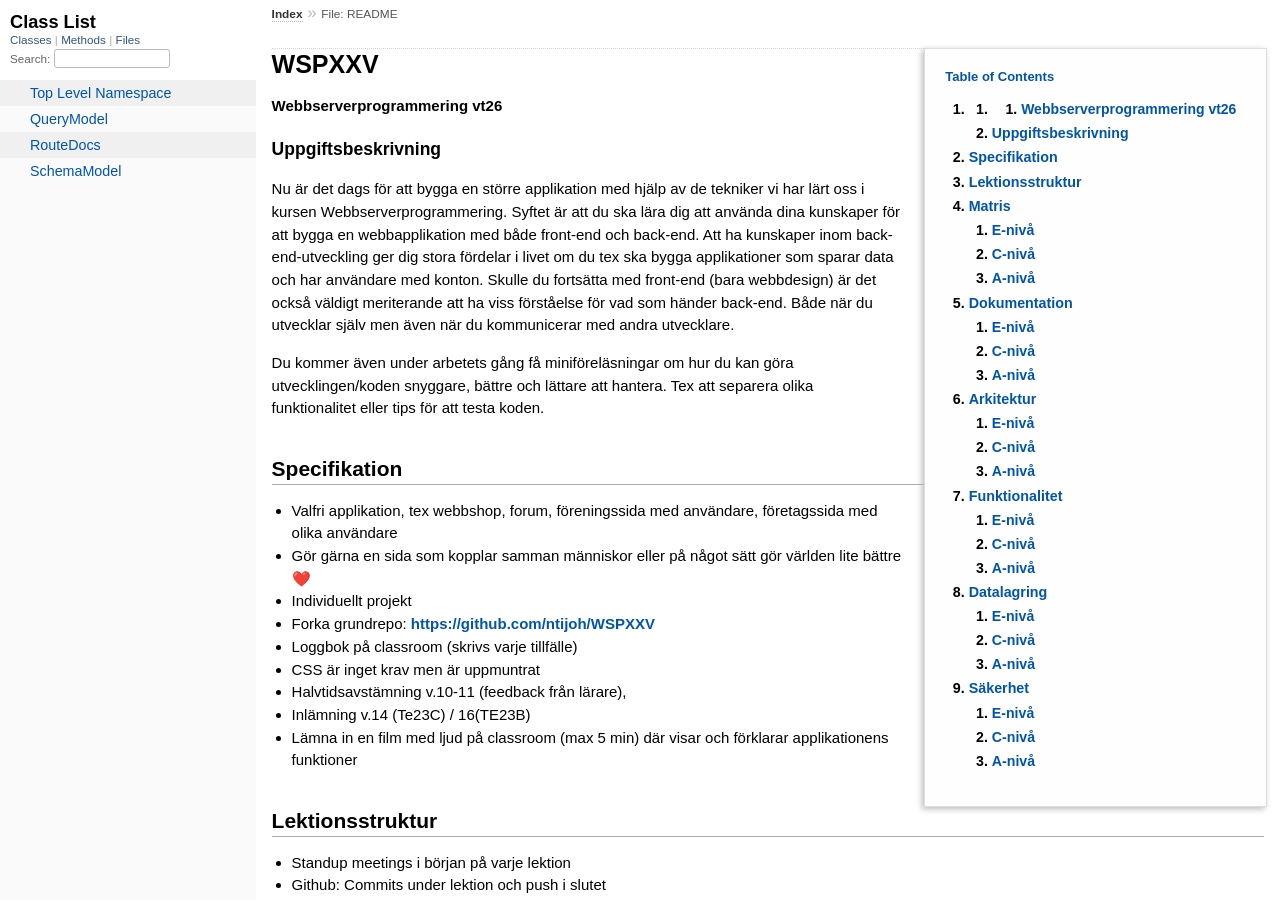
<file: docs/yard/index.html>
<!DOCTYPE html>
<html>
  <head>
    <meta charset="UTF-8">
<meta name="viewport" content="width=device-width, initial-scale=1.0">
<title>
  File: README
  
    &mdash; WSP
  
</title>

  <link rel="stylesheet" href="css/style.css" type="text/css">

  <link rel="stylesheet" href="css/common.css" type="text/css">

<script type="text/javascript">
  pathId = "README";
  relpath = '';
</script>


  <script type="text/javascript" charset="utf-8" src="js/jquery.js"></script>

  <script type="text/javascript" charset="utf-8" src="js/app.js"></script>


  </head>
  <body>
    <div class="nav_wrap">
      <iframe id="nav" src="class_list.html?1"></iframe>
      <div id="resizer"></div>
    </div>

    <div id="main" tabindex="-1">
      <div id="main_progress" aria-hidden="true"></div>
      <div id="header">
        <div id="menu">
  
    <a href="_index.html">Index</a> &raquo; 
    <span class="title">File: README</span>
  
</div>

        <div id="search">
  
    <a class="full_list_link" id="class_list_link"
        href="class_list.html">

        <svg width="24" height="24">
          <rect x="0" y="4" width="24" height="4" rx="1" ry="1"></rect>
          <rect x="0" y="12" width="24" height="4" rx="1" ry="1"></rect>
          <rect x="0" y="20" width="24" height="4" rx="1" ry="1"></rect>
        </svg>
    </a>
  
</div>
        <div class="clear"></div>
      </div>

      <div id="content"><div id='filecontents'><h1 id="WSPXXV">WSPXXV</h1>
<h4 id="Webbserverprogrammering_vt26">Webbserverprogrammering vt26</h4>
<h3 id="Uppgiftsbeskrivning">Uppgiftsbeskrivning</h3>
<p>Nu är det dags för att bygga en större applikation med hjälp av de tekniker vi har lärt oss i kursen Webbserverprogrammering. Syftet är att du ska lära dig att använda dina kunskaper för att bygga en webbapplikation med både front-end och back-end. Att ha kunskaper inom back-end-utveckling ger dig stora fördelar i livet om du tex ska bygga applikationer som sparar data och har användare med konton. Skulle du fortsätta med front-end (bara webbdesign) är det också väldigt meriterande att ha viss förståelse för vad som händer back-end. Både när du utvecklar själv men även när du kommunicerar med andra utvecklare.</p>
<p>Du kommer även under arbetets gång få miniföreläsningar om hur du kan göra utvecklingen/koden snyggare, bättre och lättare att hantera. Tex att separera olika funktionalitet eller tips för att testa koden.</p>
<h2 id="Specifikation">Specifikation</h2>
<ul>
<li>Valfri applikation, tex webbshop, forum, föreningssida med användare, företagssida med olika användare</li>
<li>Gör gärna en sida som kopplar samman människor eller på något sätt gör världen lite bättre ❤️</li>
<li>Individuellt projekt</li>
<li>Forka grundrepo: <a href="https://github.com/ntijoh/WSPXXV">https://github.com/ntijoh/WSPXXV</a></li>
<li>Loggbok på classroom (skrivs varje tillfälle)</li>
<li>CSS är inget krav men är uppmuntrat</li>
<li>Halvtidsavstämning v.10-11 (feedback från lärare),</li>
<li>Inlämning v.14 (Te23C) / 16(TE23B)</li>
<li>Lämna in en film med ljud på classroom (max 5 min) där visar och förklarar applikationens funktioner</li>
</ul>
<h2 id="Lektionsstruktur">Lektionsstruktur</h2>
<ul>
<li>Standup meetings i början på varje lektion</li>
<li>Github: Commits under lektion och push i slutet</li>
<li>Eleven lägger inlägg i utvecklingsdagboken (classroom) i slutet av lektion</li>
<li>Vissa lektioner kommer läraren att ha en kort genomgång (gg) om lite mer avancerade saker (C/A) som man kan och bör addera till sitt projekt,</li>
</ul>
<h2 id="Matris">Matris</h2>
<table>
<thead>
<tr>
<th>Aspekt</th>
<th>E</th>
<th>C</th>
<th>A</th>
</tr>
</thead>
<tbody>
<tr>
<td>Dokumentation</td>
<td>Tillsammans med läraren dokumenterar du <strong>översiktligt</strong> din applikations funktionalitet, utvecklingsprocess och säkerhet och använder <strong>med viss säkerhet <em>enkel</em></strong> terminologi.</td>
<td>Med läraren som bollplank dokumenterar du <strong>utförligt</strong> din applikations funktionalitet, utvecklingsprocess och säkerhet och använder <strong>med viss säkerhet</strong> <em><strong>korrekt</strong></em> terminologi.</td>
<td>Med läraren som bollplank dokumenterar du <strong>utförligt  och nyanserat</strong> din applikations funktionalitet, utvecklingsprocess och säkerhet och <strong>använder med säkerhet <em>korrekt</em></strong> terminologi.</td>
</tr>
<tr>
<td>Arkitektur</td>
<td>Tillsammans med läraren utvecklar du en applikation där koden har en <strong>enkel</strong> kodstruktur.</td>
<td>Med läraren som bollplank utvecklar du en applikation där koden har en <strong>god</strong> kodstruktur.</td>
<td>Med läraren som bollplank utvecklar du en applikation där koden <strong>följer MVC</strong> och <strong>följer en given kodstandard.</strong></td>
</tr>
<tr>
<td>Funktionalitet</td>
<td>Tillsammans med läraren  utvecklar du en applikation med <strong>enkel</strong> funktionalitet.</td>
<td>Med läraren som bollplank utvecklar du en applikation med <strong>inloggningssystem</strong> och <strong>tillfredsställande</strong> funktionalitet.</td>
<td>Med läraren som bollplank utvecklar du en applikation med ett <strong>inloggningssystem</strong> och <strong>komplex</strong> funktionalitet.</td>
</tr>
<tr>
<td>Datalagring</td>
<td>Tillsammans med läraren  utvecklar du en applikation som använder en <strong>enkel</strong> lösning för att spara data mellan sidvisningar.</td>
<td>Med läraren som bollplank utvecklar du en applikation som använder en e<strong>nkel databaslösning</strong> för att spara data mellan sidvisningar.</td>
<td>Med läraren som bollplank utvecklar du en applikation som använder en <strong>komplex databaslösning</strong> för att spara data mellan sidvisningar.</td>
</tr>
<tr>
<td>Säkerhet</td>
<td>Tillsammans med läraren vidtar du <strong>enkla</strong> åtgärder för att förhindra att applikationen utnyttjas.</td>
<td>Med läraren som bollplank vidtar du <strong>lite mer avancerade</strong> åtgärder för att förhindra att applikationen utnyttjas.</td>
<td>Med läraren som bollplank vidtar du <strong>avancerade</strong> åtgärder för att förhindra att applikationen utnyttjas.</td>
</tr>
</tbody>
</table>
<h3 id="E_niv_">E-nivå</h3>
<p>Gemensamt för samtliga aspekter på E-nivå är en brist på självständighet. Detta innebär att den efterfågade funktionaliteten i aspekterna nedan kan till viss del tagits fram tillsammans med läraren.</p>
<h3 id="C_niv_">C-nivå</h3>
<p>Gemensamt för samtliga aspekter på C-nivå är större grad av självständighet än på E-nivå.</p>
<h3 id="A_niv_">A-nivå</h3>
<p>Gemensamt för samtliga aspekter på A-nivå är en större grad av självständighet än på E-nivå.</p>
<h2 id="Dokumentation">Dokumentation</h2>
<table>
<thead>
<tr>
<th>E</th>
<th>C</th>
<th>A</th>
</tr>
</thead>
<tbody>
<tr>
<td>Tillsammans med läraren dokumenterar du <strong>översiktligt</strong> din applikations funktionalitet, utvecklingsprocess och säkerhet och använder <strong>med viss säkerhet *enkel*</strong> terminologi.</td>
<td>Med läraren som bollplank dokumenterar du <strong>utförligt</strong> din applikations funktionalitet, utvecklingsprocess och säkerhet och använder <strong>med viss säkerhet</strong> *<strong>korrekt*</strong> terminologi.</td>
<td>Med läraren som bollplank dokumenterar du <strong>utförligt  och nyanserat</strong> din applikations funktionalitet, utvecklingsprocess och säkerhet och <strong>använder med säkerhet *korrekt*</strong> terminologi.</td>
</tr>
</tbody>
</table>
<h3 id="E_niv_">E-nivå</h3>
<p>Eleven har en enkel beskrivning över applikationens funktionalitet (en enkel domänbeskrivning) och ett enkelt er-diagram. Eleven har svårt för begrepp som t.ex <em>route</em>, <em>resurs</em>, <em>vy</em>, <em>entitet</em>. Eleven commitar/pushar sin kod till Github varje vecka. Vid lektionens slut sammanfattar eleven enkelt dagens arbete i text och bild i sitt dokument på classroom.</p>
<h3 id="C_niv_">C-nivå</h3>
<p>Eleven har utförlig domänbeskrivning som beskriver olika användares behörigheter, och ett korrekt er-diagram. Eleven har svårt för mer avancerade begrepp som <em>RESTFUL</em> och <em>kardinalitet</em>. Vid lektionens slut sammanfattar eleven dagens arbete i text och bild i sitt dokument på classroom.</p>
<h3 id="A_niv_">A-nivå</h3>
<p>Eleven har domänbeskrivning likt C-nivå, och använder obehinrdat de flesta begrepp. Applikationens routes är även dokumenterade enligt tex Yardoc. Vid lektionens slut sammanfattar eleven detaljerat dagens arbete i text och bild i sitt dokument på classroom.</p>
<h2 id="Arkitektur">Arkitektur</h2>
<table>
<thead>
<tr>
<th>E</th>
<th>C</th>
<th>A</th>
</tr>
</thead>
<tbody>
<tr>
<td>Tillsammans med läraren utvecklar du en applikation där koden har en <strong>enkel</strong> kodstruktur.</td>
<td>Med läraren som bollplank utvecklar du en applikation där koden har en <strong>god</strong> kodstruktur.</td>
<td>Med läraren som bollplank utvecklar du en applikation där koden <strong>följer MVC</strong> och <strong>följer en given kodstandard.</strong></td>
</tr>
</tbody>
</table>
<h3 id="E_niv_">E-nivå</h3>
<p>Eleven har i stort sett all logik i <code>app.rb</code>,.</p>
<p>Eleven kan upprepa logik som t.ex databasuppkopplingar och valideringar i flera routes snarare än använda <code>before-block</code>.</p>
<p>Elevens vyer/routes följer ingen tydlig namngivning</p>
<h3 id="C_niv_">C-nivå</h3>
<p>Eleven har god separation av olika sorters logik.</p>
<p>Eleven har t.ex helper-funktioner för db-uppkoppling, använder before-block och har en någotsånär DRY-kod.</p>
<p>Eleven följer någotsånär REST och har en tydlig namngivning av vyer/routes.</p>
<h3 id="A_niv_">A-nivå</h3>
<p>Eleven följer MVC. I controllerns finns ingen SQL-kod istället är funktionaliteten utflyttad till modellfiler.</p>
<p>Eleven följer REST fullt ut.</p>
<h2 id="Funktionalitet">Funktionalitet</h2>
<table>
<thead>
<tr>
<th>E</th>
<th>C</th>
<th>A</th>
</tr>
</thead>
<tbody>
<tr>
<td>Tillsammans med läraren  utvecklar du en applikation med <strong>enkel</strong> funktionalitet.</td>
<td>Med läraren som bollplank utvecklar du en applikation med <strong>inloggningssystem</strong> och <strong>tillfredsställande</strong> funktionalitet.</td>
<td>Med läraren som bollplank utvecklar du en applikation med ett <strong>inloggningssystem</strong> och <strong>komplex</strong> funktionalitet.</td>
</tr>
</tbody>
</table>
<h3 id="E_niv_">E-nivå</h3>
<p>Applikationen erbjuder ett enkelt CRUD-gränssnitt (åtminstone Create/Show/Delete) för någon resurs.</p>
<h3 id="C_niv_">C-nivå</h3>
<p>Applikationen erbjuder ett enkelt CRUD-gränssnitt för några resurser, varav minst en har en association/relation till en annan resurs.</p>
<p>Appliktionen har ett inloggninssystem, och det finns skillnad på vad man kan göra beroende på om man är inloggad eller ej.</p>
<h3 id="A_niv_">A-nivå</h3>
<p>Applikationen erbjuder ett CRUD-gränssnit för flera resurser, där flera har associationer/relationer till varandra. Vid uppdatering och borttagning av relaterade resurser förändras även kopplade resurser där så är nödvändigt (t.ex genom <code>ON DELETE CASCADE</code>-liknande funktinalitet).</p>
<p>Inloggningssystemet skiljer på vad oinloggade och inloggade användare kan göra, och implementerar ett enkelt behörighetssystem (t.ex guest-user, standard-user, admin).</p>
<p>Eleven använder automatiserade tester (cypress) för att testa någon funktionalitet i applikationen.</p>
<h2 id="Datalagring">Datalagring</h2>
<table>
<thead>
<tr>
<th>E</th>
<th>C</th>
<th>A</th>
</tr>
</thead>
<tbody>
<tr>
<td>Tillsammans med läraren  utvecklar du en applikation som använder en <strong>enkel</strong> lösning för att spara data mellan sidvisningar.</td>
<td>Med läraren som bollplank utvecklar du en applikation som använder en e<strong>nkel databaslösning</strong> för att spara data mellan sidvisningar.</td>
<td>Med läraren som bollplank utvecklar du en applikation som använder en <strong>komplex databaslösning</strong> för att spara data mellan sidvisningar.</td>
</tr>
</tbody>
</table>
<h3 id="E_niv_">E-nivå</h3>
<p>Eleven har en databas med minst en, korrekt formaterad, tabell (eller eventuellt, i nödfall, enbart sessioner)</p>
<h3 id="C_niv_">C-nivå</h3>
<p>Eleven har en databas med flera tabeller, varav minst två har relationer med varandra</p>
<h3 id="A_niv_">A-nivå</h3>
<p>Eleven har en databas med flera tabeller. Det finns minst en många-till-många-relation (mha en relationstabell). Eleven använder JOINs på minst 1 SQL-fråga.</p>
<h2 id="S_kerhet">Säkerhet</h2>
<table>
<thead>
<tr>
<th>E</th>
<th>C</th>
<th>A</th>
</tr>
</thead>
<tbody>
<tr>
<td>Tillsammans med läraren vidtar du <strong>enkla</strong> åtgärder för att förhindra att applikationen utnyttjas.</td>
<td>Med läraren som bollplank vidtar du <strong>lite mer avancerade</strong> åtgärder för att förhindra att applikationen utnyttjas.</td>
<td>Med läraren som bollplank vidtar du <strong>avancerade</strong> åtgärder för att förhindra att applikationen utnyttjas.</td>
</tr>
</tbody>
</table>
<h3 id="E_niv_">E-nivå</h3>
<p>Om eleven har ett inloggningssystem kontrollerar hen användarnamn/lösenord (eventuellt hårdkodade).</p>
<p>Om eleven har ett inloggningssystem kontrollerar hen åtminstone någon get-route.</p>
<h3 id="C_niv_">C-nivå</h3>
<p>Eleven har ett inloggningssystem, med hashade lösenord i databasen. Eleven säkrar upp routes (både <code>get</code> och <code>post</code> (både inloggning och att användaren &quot;äger&quot; resursen)</p>
<p>Eleven validerar och escapar användarinput</p>
<h3 id="A_niv_">A-nivå</h3>
<p>Eleven har ett inloggninssystem med hashade lösenord i databasen. Eleven säkrar upp routes och implementerar t.ex logging kring inloggningsförsök och cool-down eller liknande vid hackningsförsök. Eventuellt implementerar eleven &quot;strong params&quot; mha black/whitelist (valbart).
Eleven kan även använda sig av Sinatras CSRF-funktionalitet(valbart).</p></div></div>

      <div id="footer">
  Generated on Thu Apr 16 16:08:26 2026 by
  <a href="https://yardoc.org" title="Yay! A Ruby Documentation Tool" target="_parent">yard</a>
  0.9.41 (ruby-3.3.4).
</div>

    </div>
  </body>
</html>
</file>
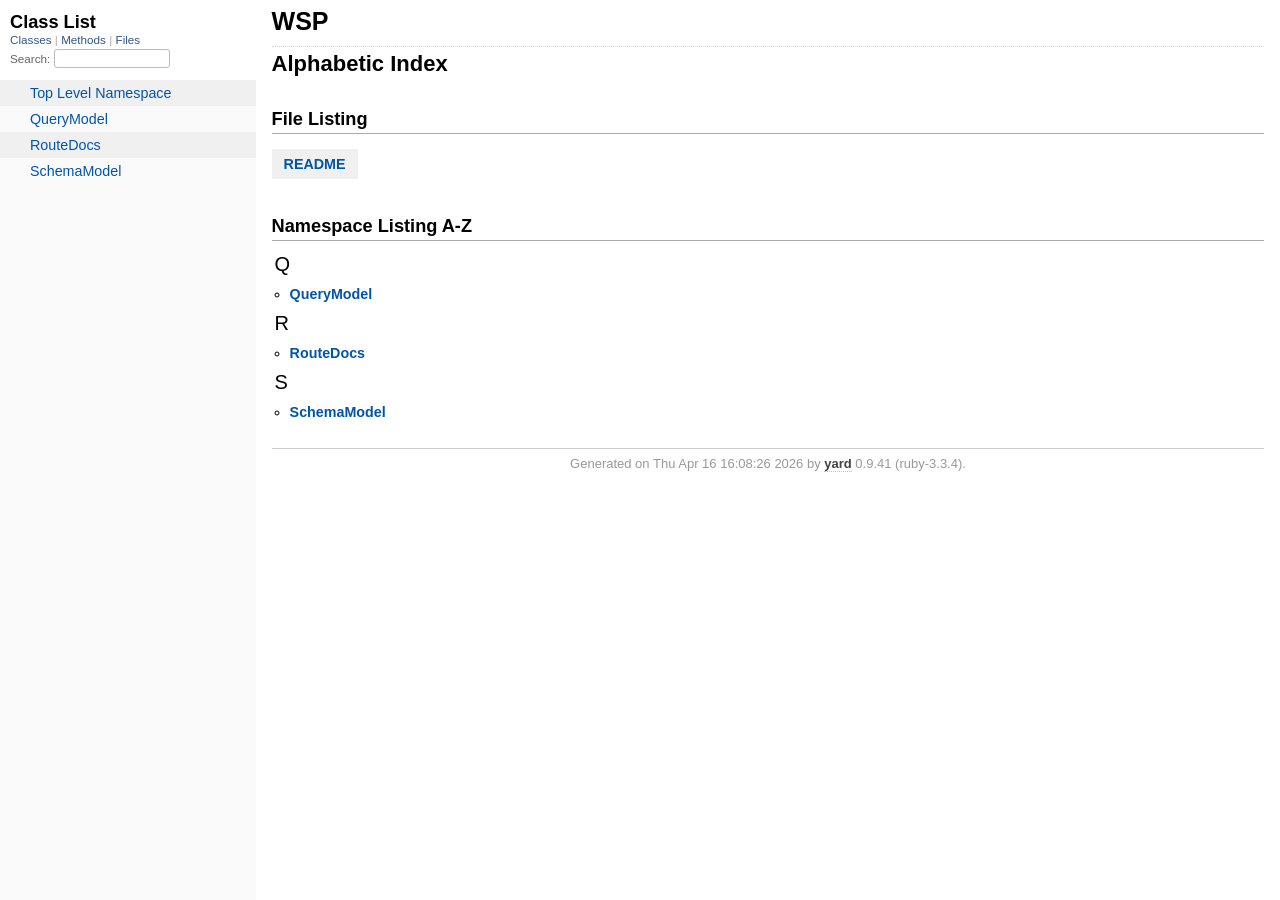
<file: docs/yard/_index.html>
<!DOCTYPE html>
<html>
  <head>
    <meta charset="utf-8">
<meta name="viewport" content="width=device-width, initial-scale=1.0">
<title>
  WSP
  
</title>

  <link rel="stylesheet" href="css/style.css" type="text/css">

  <link rel="stylesheet" href="css/common.css" type="text/css">

<script type="text/javascript">
  pathId = null;
  relpath = '';
</script>


  <script type="text/javascript" charset="utf-8" src="js/jquery.js"></script>

  <script type="text/javascript" charset="utf-8" src="js/app.js"></script>


  </head>
  <body>
    <div class="nav_wrap">
      <iframe id="nav" src="class_list.html?1"></iframe>
      <div id="resizer"></div>
    </div>

    <div id="main" tabindex="-1">
      <div id="main_progress" aria-hidden="true"></div>
      <div id="header">
        <div id="menu">
  
</div>

        <div id="search">
  
    <a class="full_list_link" id="class_list_link"
        href="class_list.html">

        <svg width="24" height="24">
          <rect x="0" y="4" width="24" height="4" rx="1" ry="1"></rect>
          <rect x="0" y="12" width="24" height="4" rx="1" ry="1"></rect>
          <rect x="0" y="20" width="24" height="4" rx="1" ry="1"></rect>
        </svg>
    </a>
  
</div>
        <div class="clear"></div>
      </div>

      <div id="content"><h1 class="noborder title">WSP</h1>
<div id="listing">
  <h1 class="alphaindex">Alphabetic Index</h1>
  
  <h2>File Listing</h2>
  <ul id="files" class="index_inline_list">
  
  
    <li class="r1"><a href="index.html" title="README">README</a></li>
    
  
  </ul>

<div class="clear"></div>
<h2>Namespace Listing A-Z</h2>




<table>
  <tr>
    <td valign='top' width="33%">
      
        
        <ul id="alpha_Q" class="alpha">
          <li class="letter">Q</li>
          <ul>
            
              <li>
                <span class='object_link'><a href="QueryModel.html" title="QueryModel (module)">QueryModel</a></span>
                
              </li>
            
          </ul>
        </ul>
      
        
        <ul id="alpha_R" class="alpha">
          <li class="letter">R</li>
          <ul>
            
              <li>
                <span class='object_link'><a href="RouteDocs.html" title="RouteDocs (module)">RouteDocs</a></span>
                
              </li>
            
          </ul>
        </ul>
      
        
        <ul id="alpha_S" class="alpha">
          <li class="letter">S</li>
          <ul>
            
              <li>
                <span class='object_link'><a href="SchemaModel.html" title="SchemaModel (module)">SchemaModel</a></span>
                
              </li>
            
          </ul>
        </ul>
      
    </td>
  </tr>
</table>

</div>

</div>

      <div id="footer">
  Generated on Thu Apr 16 16:08:26 2026 by
  <a href="https://yardoc.org" title="Yay! A Ruby Documentation Tool" target="_parent">yard</a>
  0.9.41 (ruby-3.3.4).
</div>

    </div>
  </body>
</html>
</file>
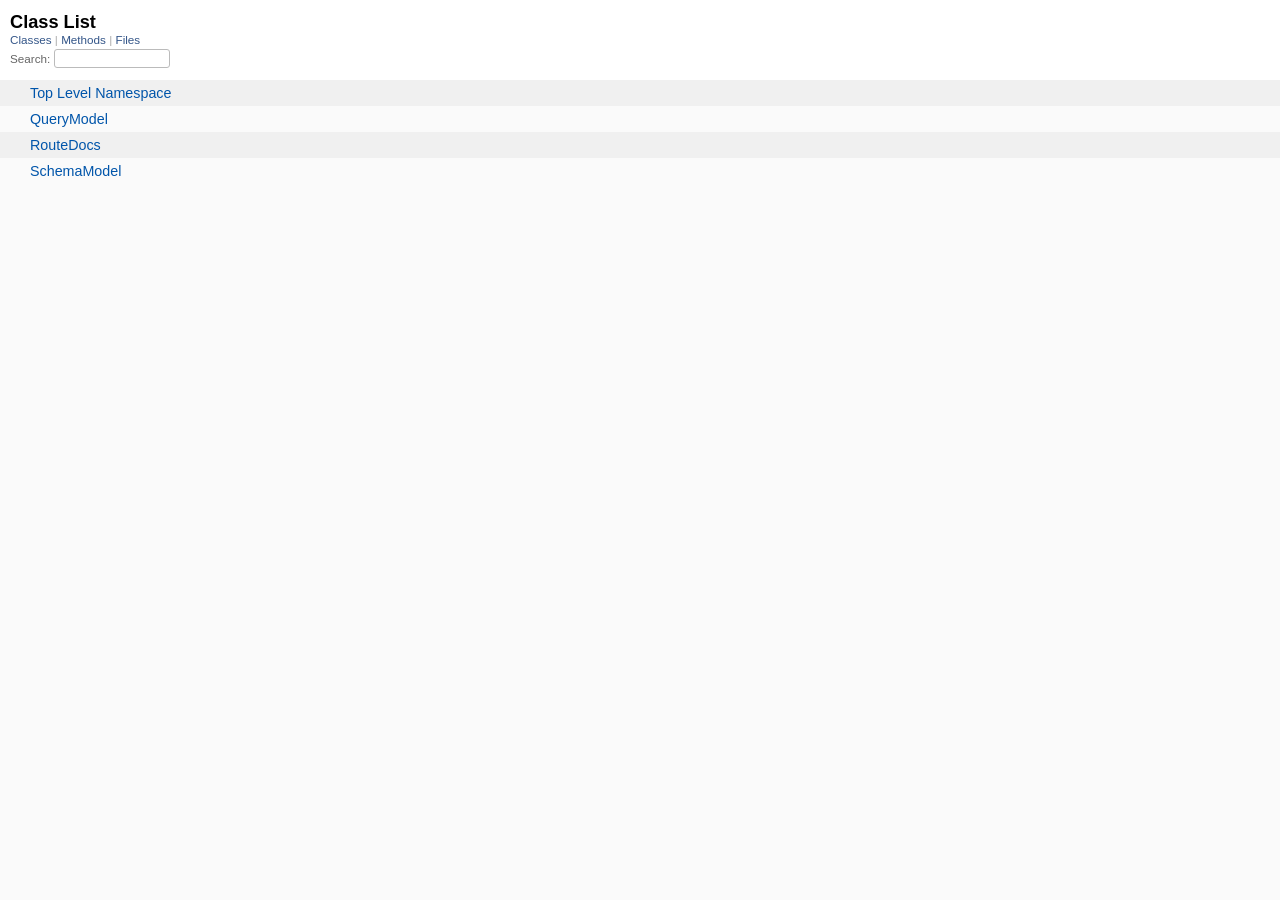
<file: docs/yard/class_list.html>
<!DOCTYPE html>
<html >
  <head>
    <meta name="viewport" content="width=device-width, initial-scale=1.0">
    <meta charset="utf-8">
    
      <link rel="stylesheet" href="css/full_list.css" type="text/css" media="screen">
    
      <link rel="stylesheet" href="css/common.css" type="text/css" media="screen">
    

    
      <script type="text/javascript" charset="utf-8" src="js/jquery.js"></script>
    
      <script type="text/javascript" charset="utf-8" src="js/full_list.js"></script>
    

    <title>Class List</title>
    <base id="base_target" target="_parent">
  </head>
  <body>
    <div id="content">
      <div class="fixed_header">
        <h1 id="full_list_header">Class List</h1>
        <div id="full_list_nav">
          
            <span><a target="_self" href="class_list.html">
              Classes
            </a></span>
          
            <span><a target="_self" href="method_list.html">
              Methods
            </a></span>
          
            <span><a target="_self" href="file_list.html">
              Files
            </a></span>
          
        </div>

        <div id="search">
          <label for="search-class">Search:</label>
          <input id="search-class" type="text">
        </div>
      </div>

      <ul id="full_list" class="class">
        <li id="object_" class="odd"><div class="item" style="padding-left:30px"><span class='object_link'><a href="top-level-namespace.html" title="Top Level Namespace (root)">Top Level Namespace</a></span></div></li>
<li id='object_QueryModel' class='even'><div class='item' style='padding-left:30px'><span class='object_link'><a href="QueryModel.html" title="QueryModel (module)">QueryModel</a></span><small class='search_info'>Top Level Namespace</small></div></li><li id='object_RouteDocs' class='odd'><div class='item' style='padding-left:30px'><span class='object_link'><a href="RouteDocs.html" title="RouteDocs (module)">RouteDocs</a></span><small class='search_info'>Top Level Namespace</small></div></li><li id='object_SchemaModel' class='even'><div class='item' style='padding-left:30px'><span class='object_link'><a href="SchemaModel.html" title="SchemaModel (module)">SchemaModel</a></span><small class='search_info'>Top Level Namespace</small></div></li>

      </ul>
    </div>
  </body>
</html>
</file>
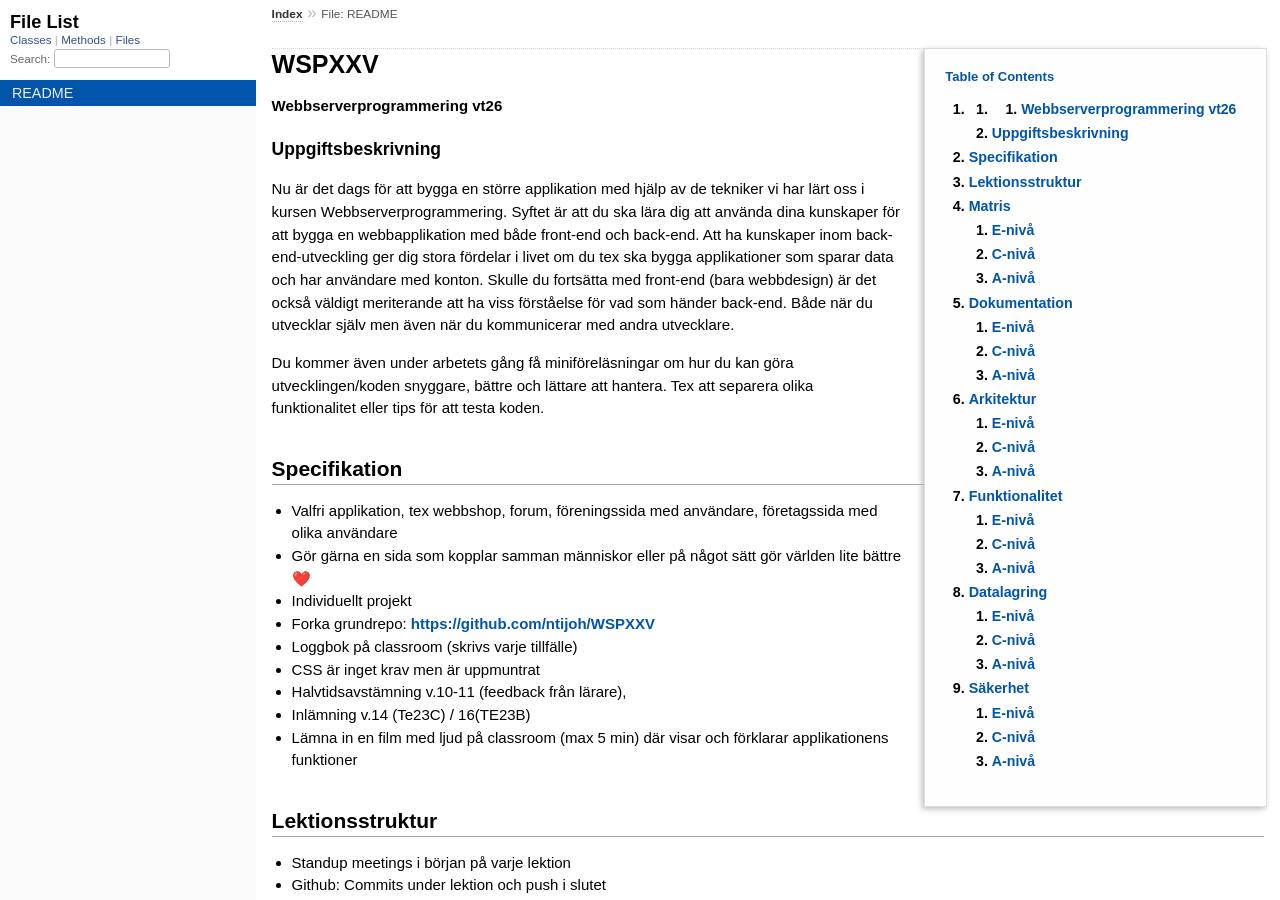
<file: docs/yard/file.README.html>
<!DOCTYPE html>
<html>
  <head>
    <meta charset="UTF-8">
<meta name="viewport" content="width=device-width, initial-scale=1.0">
<title>
  File: README
  
    &mdash; WSP
  
</title>

  <link rel="stylesheet" href="css/style.css" type="text/css">

  <link rel="stylesheet" href="css/common.css" type="text/css">

<script type="text/javascript">
  pathId = "README";
  relpath = '';
</script>


  <script type="text/javascript" charset="utf-8" src="js/jquery.js"></script>

  <script type="text/javascript" charset="utf-8" src="js/app.js"></script>


  </head>
  <body>
    <div class="nav_wrap">
      <iframe id="nav" src="file_list.html?1"></iframe>
      <div id="resizer"></div>
    </div>

    <div id="main" tabindex="-1">
      <div id="main_progress" aria-hidden="true"></div>
      <div id="header">
        <div id="menu">
  
    <a href="_index.html">Index</a> &raquo; 
    <span class="title">File: README</span>
  
</div>

        <div id="search">
  
    <a class="full_list_link" id="class_list_link"
        href="class_list.html">

        <svg width="24" height="24">
          <rect x="0" y="4" width="24" height="4" rx="1" ry="1"></rect>
          <rect x="0" y="12" width="24" height="4" rx="1" ry="1"></rect>
          <rect x="0" y="20" width="24" height="4" rx="1" ry="1"></rect>
        </svg>
    </a>
  
</div>
        <div class="clear"></div>
      </div>

      <div id="content"><div id='filecontents'><h1 id="WSPXXV">WSPXXV</h1>
<h4 id="Webbserverprogrammering_vt26">Webbserverprogrammering vt26</h4>
<h3 id="Uppgiftsbeskrivning">Uppgiftsbeskrivning</h3>
<p>Nu är det dags för att bygga en större applikation med hjälp av de tekniker vi har lärt oss i kursen Webbserverprogrammering. Syftet är att du ska lära dig att använda dina kunskaper för att bygga en webbapplikation med både front-end och back-end. Att ha kunskaper inom back-end-utveckling ger dig stora fördelar i livet om du tex ska bygga applikationer som sparar data och har användare med konton. Skulle du fortsätta med front-end (bara webbdesign) är det också väldigt meriterande att ha viss förståelse för vad som händer back-end. Både när du utvecklar själv men även när du kommunicerar med andra utvecklare.</p>
<p>Du kommer även under arbetets gång få miniföreläsningar om hur du kan göra utvecklingen/koden snyggare, bättre och lättare att hantera. Tex att separera olika funktionalitet eller tips för att testa koden.</p>
<h2 id="Specifikation">Specifikation</h2>
<ul>
<li>Valfri applikation, tex webbshop, forum, föreningssida med användare, företagssida med olika användare</li>
<li>Gör gärna en sida som kopplar samman människor eller på något sätt gör världen lite bättre ❤️</li>
<li>Individuellt projekt</li>
<li>Forka grundrepo: <a href="https://github.com/ntijoh/WSPXXV">https://github.com/ntijoh/WSPXXV</a></li>
<li>Loggbok på classroom (skrivs varje tillfälle)</li>
<li>CSS är inget krav men är uppmuntrat</li>
<li>Halvtidsavstämning v.10-11 (feedback från lärare),</li>
<li>Inlämning v.14 (Te23C) / 16(TE23B)</li>
<li>Lämna in en film med ljud på classroom (max 5 min) där visar och förklarar applikationens funktioner</li>
</ul>
<h2 id="Lektionsstruktur">Lektionsstruktur</h2>
<ul>
<li>Standup meetings i början på varje lektion</li>
<li>Github: Commits under lektion och push i slutet</li>
<li>Eleven lägger inlägg i utvecklingsdagboken (classroom) i slutet av lektion</li>
<li>Vissa lektioner kommer läraren att ha en kort genomgång (gg) om lite mer avancerade saker (C/A) som man kan och bör addera till sitt projekt,</li>
</ul>
<h2 id="Matris">Matris</h2>
<table>
<thead>
<tr>
<th>Aspekt</th>
<th>E</th>
<th>C</th>
<th>A</th>
</tr>
</thead>
<tbody>
<tr>
<td>Dokumentation</td>
<td>Tillsammans med läraren dokumenterar du <strong>översiktligt</strong> din applikations funktionalitet, utvecklingsprocess och säkerhet och använder <strong>med viss säkerhet <em>enkel</em></strong> terminologi.</td>
<td>Med läraren som bollplank dokumenterar du <strong>utförligt</strong> din applikations funktionalitet, utvecklingsprocess och säkerhet och använder <strong>med viss säkerhet</strong> <em><strong>korrekt</strong></em> terminologi.</td>
<td>Med läraren som bollplank dokumenterar du <strong>utförligt  och nyanserat</strong> din applikations funktionalitet, utvecklingsprocess och säkerhet och <strong>använder med säkerhet <em>korrekt</em></strong> terminologi.</td>
</tr>
<tr>
<td>Arkitektur</td>
<td>Tillsammans med läraren utvecklar du en applikation där koden har en <strong>enkel</strong> kodstruktur.</td>
<td>Med läraren som bollplank utvecklar du en applikation där koden har en <strong>god</strong> kodstruktur.</td>
<td>Med läraren som bollplank utvecklar du en applikation där koden <strong>följer MVC</strong> och <strong>följer en given kodstandard.</strong></td>
</tr>
<tr>
<td>Funktionalitet</td>
<td>Tillsammans med läraren  utvecklar du en applikation med <strong>enkel</strong> funktionalitet.</td>
<td>Med läraren som bollplank utvecklar du en applikation med <strong>inloggningssystem</strong> och <strong>tillfredsställande</strong> funktionalitet.</td>
<td>Med läraren som bollplank utvecklar du en applikation med ett <strong>inloggningssystem</strong> och <strong>komplex</strong> funktionalitet.</td>
</tr>
<tr>
<td>Datalagring</td>
<td>Tillsammans med läraren  utvecklar du en applikation som använder en <strong>enkel</strong> lösning för att spara data mellan sidvisningar.</td>
<td>Med läraren som bollplank utvecklar du en applikation som använder en e<strong>nkel databaslösning</strong> för att spara data mellan sidvisningar.</td>
<td>Med läraren som bollplank utvecklar du en applikation som använder en <strong>komplex databaslösning</strong> för att spara data mellan sidvisningar.</td>
</tr>
<tr>
<td>Säkerhet</td>
<td>Tillsammans med läraren vidtar du <strong>enkla</strong> åtgärder för att förhindra att applikationen utnyttjas.</td>
<td>Med läraren som bollplank vidtar du <strong>lite mer avancerade</strong> åtgärder för att förhindra att applikationen utnyttjas.</td>
<td>Med läraren som bollplank vidtar du <strong>avancerade</strong> åtgärder för att förhindra att applikationen utnyttjas.</td>
</tr>
</tbody>
</table>
<h3 id="E_niv_">E-nivå</h3>
<p>Gemensamt för samtliga aspekter på E-nivå är en brist på självständighet. Detta innebär att den efterfågade funktionaliteten i aspekterna nedan kan till viss del tagits fram tillsammans med läraren.</p>
<h3 id="C_niv_">C-nivå</h3>
<p>Gemensamt för samtliga aspekter på C-nivå är större grad av självständighet än på E-nivå.</p>
<h3 id="A_niv_">A-nivå</h3>
<p>Gemensamt för samtliga aspekter på A-nivå är en större grad av självständighet än på E-nivå.</p>
<h2 id="Dokumentation">Dokumentation</h2>
<table>
<thead>
<tr>
<th>E</th>
<th>C</th>
<th>A</th>
</tr>
</thead>
<tbody>
<tr>
<td>Tillsammans med läraren dokumenterar du <strong>översiktligt</strong> din applikations funktionalitet, utvecklingsprocess och säkerhet och använder <strong>med viss säkerhet *enkel*</strong> terminologi.</td>
<td>Med läraren som bollplank dokumenterar du <strong>utförligt</strong> din applikations funktionalitet, utvecklingsprocess och säkerhet och använder <strong>med viss säkerhet</strong> *<strong>korrekt*</strong> terminologi.</td>
<td>Med läraren som bollplank dokumenterar du <strong>utförligt  och nyanserat</strong> din applikations funktionalitet, utvecklingsprocess och säkerhet och <strong>använder med säkerhet *korrekt*</strong> terminologi.</td>
</tr>
</tbody>
</table>
<h3 id="E_niv_">E-nivå</h3>
<p>Eleven har en enkel beskrivning över applikationens funktionalitet (en enkel domänbeskrivning) och ett enkelt er-diagram. Eleven har svårt för begrepp som t.ex <em>route</em>, <em>resurs</em>, <em>vy</em>, <em>entitet</em>. Eleven commitar/pushar sin kod till Github varje vecka. Vid lektionens slut sammanfattar eleven enkelt dagens arbete i text och bild i sitt dokument på classroom.</p>
<h3 id="C_niv_">C-nivå</h3>
<p>Eleven har utförlig domänbeskrivning som beskriver olika användares behörigheter, och ett korrekt er-diagram. Eleven har svårt för mer avancerade begrepp som <em>RESTFUL</em> och <em>kardinalitet</em>. Vid lektionens slut sammanfattar eleven dagens arbete i text och bild i sitt dokument på classroom.</p>
<h3 id="A_niv_">A-nivå</h3>
<p>Eleven har domänbeskrivning likt C-nivå, och använder obehinrdat de flesta begrepp. Applikationens routes är även dokumenterade enligt tex Yardoc. Vid lektionens slut sammanfattar eleven detaljerat dagens arbete i text och bild i sitt dokument på classroom.</p>
<h2 id="Arkitektur">Arkitektur</h2>
<table>
<thead>
<tr>
<th>E</th>
<th>C</th>
<th>A</th>
</tr>
</thead>
<tbody>
<tr>
<td>Tillsammans med läraren utvecklar du en applikation där koden har en <strong>enkel</strong> kodstruktur.</td>
<td>Med läraren som bollplank utvecklar du en applikation där koden har en <strong>god</strong> kodstruktur.</td>
<td>Med läraren som bollplank utvecklar du en applikation där koden <strong>följer MVC</strong> och <strong>följer en given kodstandard.</strong></td>
</tr>
</tbody>
</table>
<h3 id="E_niv_">E-nivå</h3>
<p>Eleven har i stort sett all logik i <code>app.rb</code>,.</p>
<p>Eleven kan upprepa logik som t.ex databasuppkopplingar och valideringar i flera routes snarare än använda <code>before-block</code>.</p>
<p>Elevens vyer/routes följer ingen tydlig namngivning</p>
<h3 id="C_niv_">C-nivå</h3>
<p>Eleven har god separation av olika sorters logik.</p>
<p>Eleven har t.ex helper-funktioner för db-uppkoppling, använder before-block och har en någotsånär DRY-kod.</p>
<p>Eleven följer någotsånär REST och har en tydlig namngivning av vyer/routes.</p>
<h3 id="A_niv_">A-nivå</h3>
<p>Eleven följer MVC. I controllerns finns ingen SQL-kod istället är funktionaliteten utflyttad till modellfiler.</p>
<p>Eleven följer REST fullt ut.</p>
<h2 id="Funktionalitet">Funktionalitet</h2>
<table>
<thead>
<tr>
<th>E</th>
<th>C</th>
<th>A</th>
</tr>
</thead>
<tbody>
<tr>
<td>Tillsammans med läraren  utvecklar du en applikation med <strong>enkel</strong> funktionalitet.</td>
<td>Med läraren som bollplank utvecklar du en applikation med <strong>inloggningssystem</strong> och <strong>tillfredsställande</strong> funktionalitet.</td>
<td>Med läraren som bollplank utvecklar du en applikation med ett <strong>inloggningssystem</strong> och <strong>komplex</strong> funktionalitet.</td>
</tr>
</tbody>
</table>
<h3 id="E_niv_">E-nivå</h3>
<p>Applikationen erbjuder ett enkelt CRUD-gränssnitt (åtminstone Create/Show/Delete) för någon resurs.</p>
<h3 id="C_niv_">C-nivå</h3>
<p>Applikationen erbjuder ett enkelt CRUD-gränssnitt för några resurser, varav minst en har en association/relation till en annan resurs.</p>
<p>Appliktionen har ett inloggninssystem, och det finns skillnad på vad man kan göra beroende på om man är inloggad eller ej.</p>
<h3 id="A_niv_">A-nivå</h3>
<p>Applikationen erbjuder ett CRUD-gränssnit för flera resurser, där flera har associationer/relationer till varandra. Vid uppdatering och borttagning av relaterade resurser förändras även kopplade resurser där så är nödvändigt (t.ex genom <code>ON DELETE CASCADE</code>-liknande funktinalitet).</p>
<p>Inloggningssystemet skiljer på vad oinloggade och inloggade användare kan göra, och implementerar ett enkelt behörighetssystem (t.ex guest-user, standard-user, admin).</p>
<p>Eleven använder automatiserade tester (cypress) för att testa någon funktionalitet i applikationen.</p>
<h2 id="Datalagring">Datalagring</h2>
<table>
<thead>
<tr>
<th>E</th>
<th>C</th>
<th>A</th>
</tr>
</thead>
<tbody>
<tr>
<td>Tillsammans med läraren  utvecklar du en applikation som använder en <strong>enkel</strong> lösning för att spara data mellan sidvisningar.</td>
<td>Med läraren som bollplank utvecklar du en applikation som använder en e<strong>nkel databaslösning</strong> för att spara data mellan sidvisningar.</td>
<td>Med läraren som bollplank utvecklar du en applikation som använder en <strong>komplex databaslösning</strong> för att spara data mellan sidvisningar.</td>
</tr>
</tbody>
</table>
<h3 id="E_niv_">E-nivå</h3>
<p>Eleven har en databas med minst en, korrekt formaterad, tabell (eller eventuellt, i nödfall, enbart sessioner)</p>
<h3 id="C_niv_">C-nivå</h3>
<p>Eleven har en databas med flera tabeller, varav minst två har relationer med varandra</p>
<h3 id="A_niv_">A-nivå</h3>
<p>Eleven har en databas med flera tabeller. Det finns minst en många-till-många-relation (mha en relationstabell). Eleven använder JOINs på minst 1 SQL-fråga.</p>
<h2 id="S_kerhet">Säkerhet</h2>
<table>
<thead>
<tr>
<th>E</th>
<th>C</th>
<th>A</th>
</tr>
</thead>
<tbody>
<tr>
<td>Tillsammans med läraren vidtar du <strong>enkla</strong> åtgärder för att förhindra att applikationen utnyttjas.</td>
<td>Med läraren som bollplank vidtar du <strong>lite mer avancerade</strong> åtgärder för att förhindra att applikationen utnyttjas.</td>
<td>Med läraren som bollplank vidtar du <strong>avancerade</strong> åtgärder för att förhindra att applikationen utnyttjas.</td>
</tr>
</tbody>
</table>
<h3 id="E_niv_">E-nivå</h3>
<p>Om eleven har ett inloggningssystem kontrollerar hen användarnamn/lösenord (eventuellt hårdkodade).</p>
<p>Om eleven har ett inloggningssystem kontrollerar hen åtminstone någon get-route.</p>
<h3 id="C_niv_">C-nivå</h3>
<p>Eleven har ett inloggningssystem, med hashade lösenord i databasen. Eleven säkrar upp routes (både <code>get</code> och <code>post</code> (både inloggning och att användaren &quot;äger&quot; resursen)</p>
<p>Eleven validerar och escapar användarinput</p>
<h3 id="A_niv_">A-nivå</h3>
<p>Eleven har ett inloggninssystem med hashade lösenord i databasen. Eleven säkrar upp routes och implementerar t.ex logging kring inloggningsförsök och cool-down eller liknande vid hackningsförsök. Eventuellt implementerar eleven &quot;strong params&quot; mha black/whitelist (valbart).
Eleven kan även använda sig av Sinatras CSRF-funktionalitet(valbart).</p></div></div>

      <div id="footer">
  Generated on Thu Apr 16 16:08:26 2026 by
  <a href="https://yardoc.org" title="Yay! A Ruby Documentation Tool" target="_parent">yard</a>
  0.9.41 (ruby-3.3.4).
</div>

    </div>
  </body>
</html>
</file>
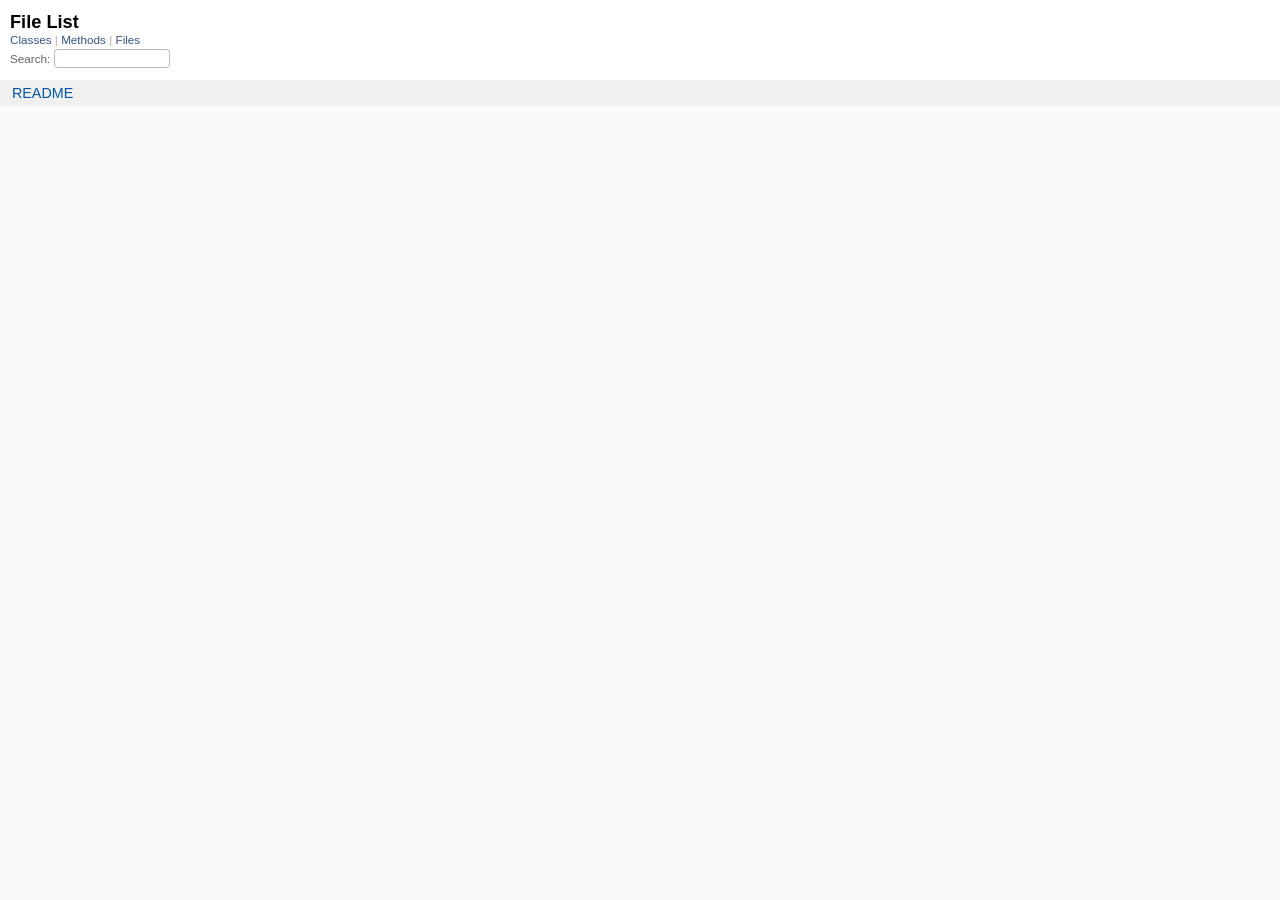
<file: docs/yard/file_list.html>
<!DOCTYPE html>
<html >
  <head>
    <meta name="viewport" content="width=device-width, initial-scale=1.0">
    <meta charset="utf-8">
    
      <link rel="stylesheet" href="css/full_list.css" type="text/css" media="screen">
    
      <link rel="stylesheet" href="css/common.css" type="text/css" media="screen">
    

    
      <script type="text/javascript" charset="utf-8" src="js/jquery.js"></script>
    
      <script type="text/javascript" charset="utf-8" src="js/full_list.js"></script>
    

    <title>File List</title>
    <base id="base_target" target="_parent">
  </head>
  <body>
    <div id="content">
      <div class="fixed_header">
        <h1 id="full_list_header">File List</h1>
        <div id="full_list_nav">
          
            <span><a target="_self" href="class_list.html">
              Classes
            </a></span>
          
            <span><a target="_self" href="method_list.html">
              Methods
            </a></span>
          
            <span><a target="_self" href="file_list.html">
              Files
            </a></span>
          
        </div>

        <div id="search">
          <label for="search-class">Search:</label>
          <input id="search-class" type="text">
        </div>
      </div>

      <ul id="full_list" class="file">
        

  <li id="object_README" class="odd">
    <div class="item"><span class="object_link"><a href="index.html" title="README">README</a></span></div>
  </li>
  


      </ul>
    </div>
  </body>
</html>
</file>
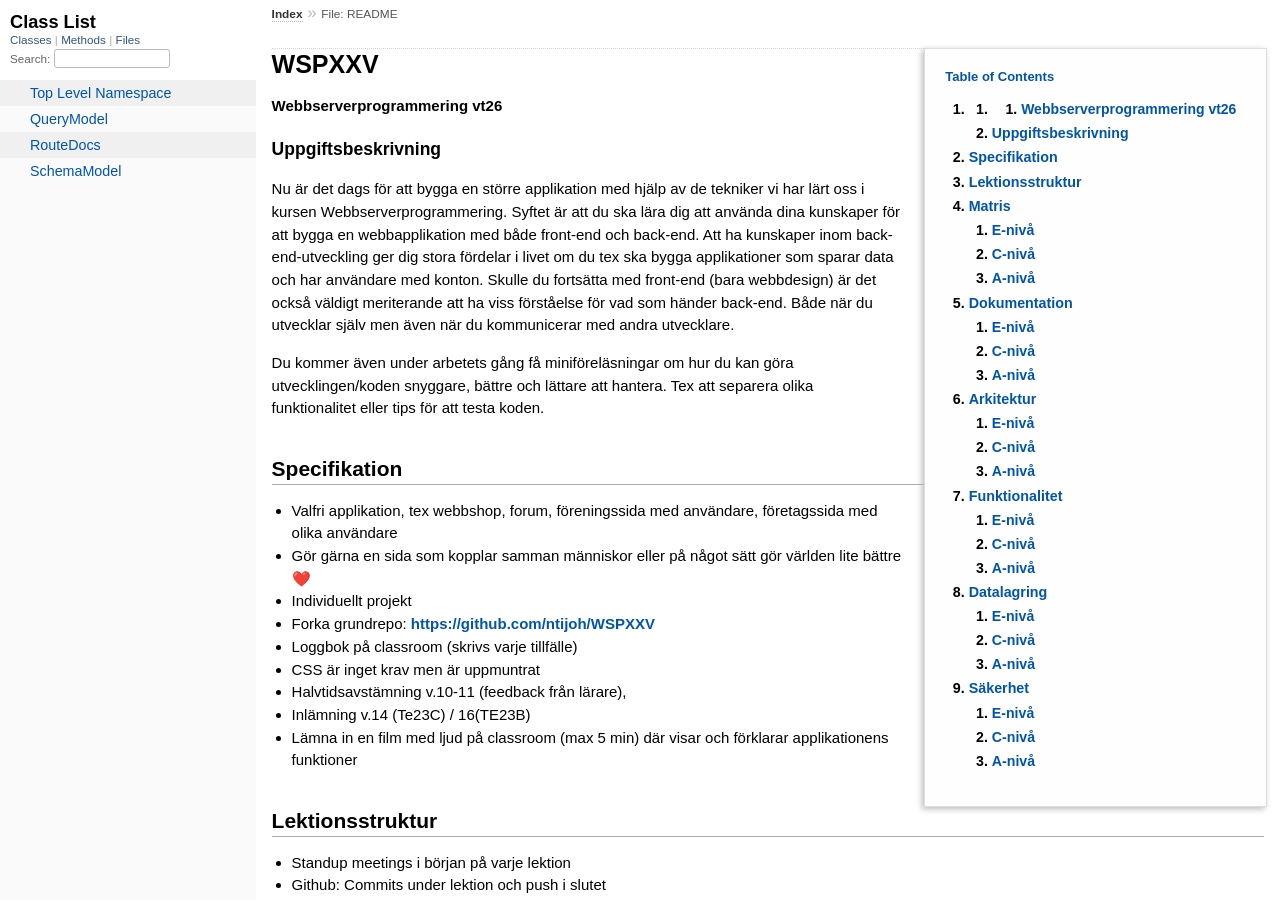
<file: docs/yard/frames.html>
<!DOCTYPE html>
<html>
<head>
  <meta charset="utf-8">
	<title>WSP</title>
</head>
<script type="text/javascript">
var mainUrl = 'index.html';
try {
    var match = decodeURIComponent(window.location.hash).match(/^#!(.+)/);
    var name = match ? match[1] : mainUrl;
    var url = new URL(name, location.href);
    window.top.location.replace(url.origin === location.origin ? name : mainUrl);
} catch (e) {
    window.top.location.replace(mainUrl);
}
</script>
<noscript>
  <h1>Oops!</h1>
  <h2>YARD requires JavaScript!</h2>
</noscript>
</html>
</file>
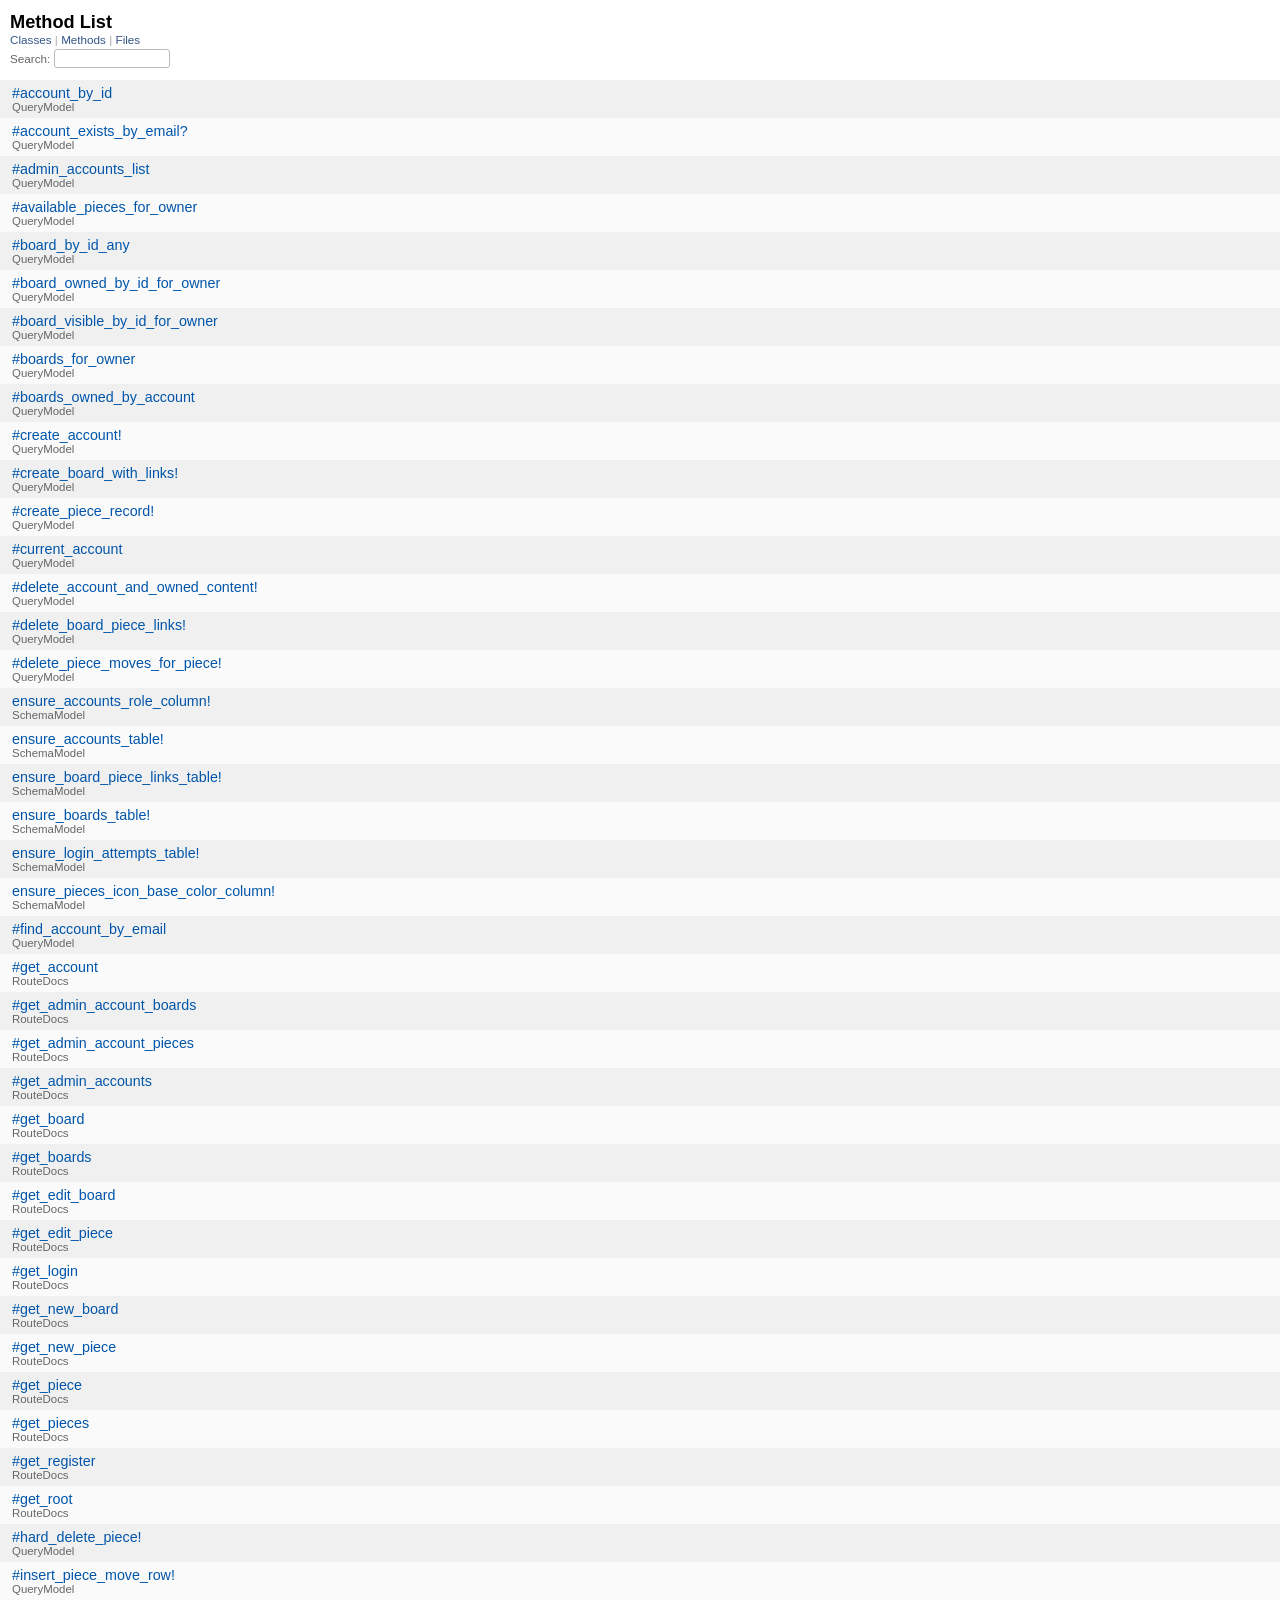
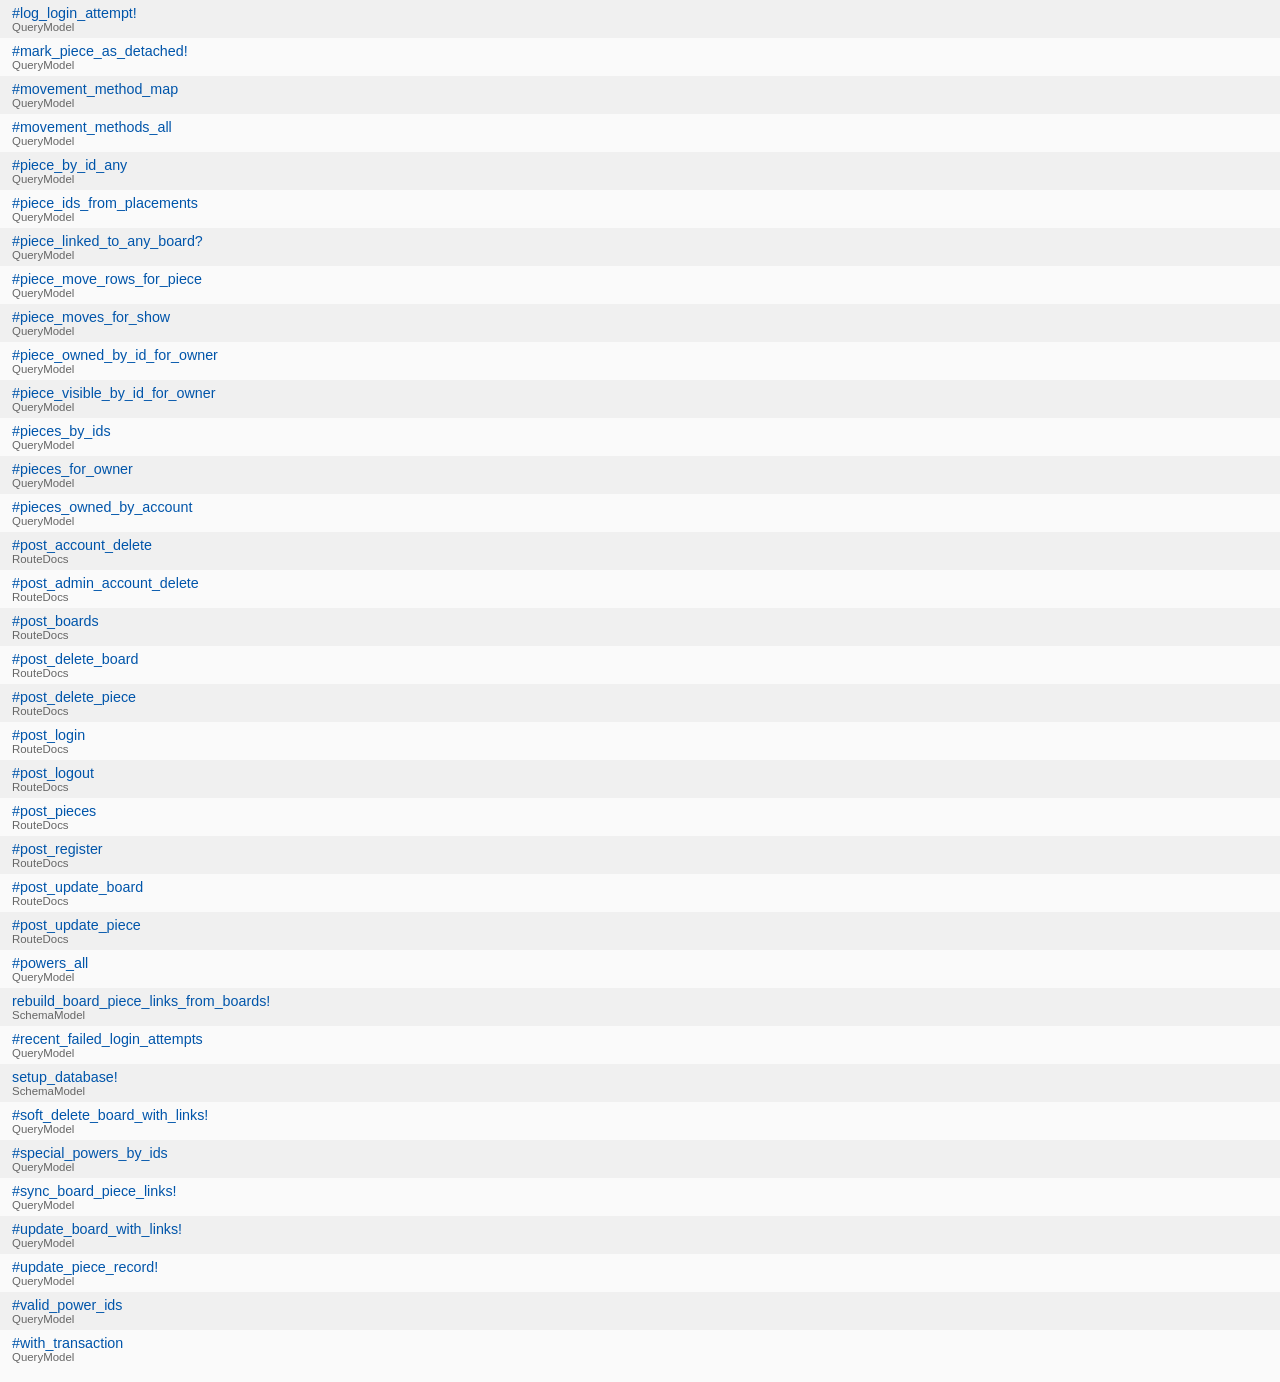
<file: docs/yard/method_list.html>
<!DOCTYPE html>
<html >
  <head>
    <meta name="viewport" content="width=device-width, initial-scale=1.0">
    <meta charset="utf-8">
    
      <link rel="stylesheet" href="css/full_list.css" type="text/css" media="screen">
    
      <link rel="stylesheet" href="css/common.css" type="text/css" media="screen">
    

    
      <script type="text/javascript" charset="utf-8" src="js/jquery.js"></script>
    
      <script type="text/javascript" charset="utf-8" src="js/full_list.js"></script>
    

    <title>Method List</title>
    <base id="base_target" target="_parent">
  </head>
  <body>
    <div id="content">
      <div class="fixed_header">
        <h1 id="full_list_header">Method List</h1>
        <div id="full_list_nav">
          
            <span><a target="_self" href="class_list.html">
              Classes
            </a></span>
          
            <span><a target="_self" href="method_list.html">
              Methods
            </a></span>
          
            <span><a target="_self" href="file_list.html">
              Files
            </a></span>
          
        </div>

        <div id="search">
          <label for="search-class">Search:</label>
          <input id="search-class" type="text">
        </div>
      </div>

      <ul id="full_list" class="method">
        

  <li class="odd ">
    <div class="item">
      <span class='object_link'><a href="QueryModel.html#account_by_id-instance_method" title="QueryModel#account_by_id (method)">#account_by_id</a></span>
      <small>QueryModel</small>
    </div>
  </li>
  

  <li class="even ">
    <div class="item">
      <span class='object_link'><a href="QueryModel.html#account_exists_by_email%3F-instance_method" title="QueryModel#account_exists_by_email? (method)">#account_exists_by_email?</a></span>
      <small>QueryModel</small>
    </div>
  </li>
  

  <li class="odd ">
    <div class="item">
      <span class='object_link'><a href="QueryModel.html#admin_accounts_list-instance_method" title="QueryModel#admin_accounts_list (method)">#admin_accounts_list</a></span>
      <small>QueryModel</small>
    </div>
  </li>
  

  <li class="even ">
    <div class="item">
      <span class='object_link'><a href="QueryModel.html#available_pieces_for_owner-instance_method" title="QueryModel#available_pieces_for_owner (method)">#available_pieces_for_owner</a></span>
      <small>QueryModel</small>
    </div>
  </li>
  

  <li class="odd ">
    <div class="item">
      <span class='object_link'><a href="QueryModel.html#board_by_id_any-instance_method" title="QueryModel#board_by_id_any (method)">#board_by_id_any</a></span>
      <small>QueryModel</small>
    </div>
  </li>
  

  <li class="even ">
    <div class="item">
      <span class='object_link'><a href="QueryModel.html#board_owned_by_id_for_owner-instance_method" title="QueryModel#board_owned_by_id_for_owner (method)">#board_owned_by_id_for_owner</a></span>
      <small>QueryModel</small>
    </div>
  </li>
  

  <li class="odd ">
    <div class="item">
      <span class='object_link'><a href="QueryModel.html#board_visible_by_id_for_owner-instance_method" title="QueryModel#board_visible_by_id_for_owner (method)">#board_visible_by_id_for_owner</a></span>
      <small>QueryModel</small>
    </div>
  </li>
  

  <li class="even ">
    <div class="item">
      <span class='object_link'><a href="QueryModel.html#boards_for_owner-instance_method" title="QueryModel#boards_for_owner (method)">#boards_for_owner</a></span>
      <small>QueryModel</small>
    </div>
  </li>
  

  <li class="odd ">
    <div class="item">
      <span class='object_link'><a href="QueryModel.html#boards_owned_by_account-instance_method" title="QueryModel#boards_owned_by_account (method)">#boards_owned_by_account</a></span>
      <small>QueryModel</small>
    </div>
  </li>
  

  <li class="even ">
    <div class="item">
      <span class='object_link'><a href="QueryModel.html#create_account!-instance_method" title="QueryModel#create_account! (method)">#create_account!</a></span>
      <small>QueryModel</small>
    </div>
  </li>
  

  <li class="odd ">
    <div class="item">
      <span class='object_link'><a href="QueryModel.html#create_board_with_links!-instance_method" title="QueryModel#create_board_with_links! (method)">#create_board_with_links!</a></span>
      <small>QueryModel</small>
    </div>
  </li>
  

  <li class="even ">
    <div class="item">
      <span class='object_link'><a href="QueryModel.html#create_piece_record!-instance_method" title="QueryModel#create_piece_record! (method)">#create_piece_record!</a></span>
      <small>QueryModel</small>
    </div>
  </li>
  

  <li class="odd ">
    <div class="item">
      <span class='object_link'><a href="QueryModel.html#current_account-instance_method" title="QueryModel#current_account (method)">#current_account</a></span>
      <small>QueryModel</small>
    </div>
  </li>
  

  <li class="even ">
    <div class="item">
      <span class='object_link'><a href="QueryModel.html#delete_account_and_owned_content!-instance_method" title="QueryModel#delete_account_and_owned_content! (method)">#delete_account_and_owned_content!</a></span>
      <small>QueryModel</small>
    </div>
  </li>
  

  <li class="odd ">
    <div class="item">
      <span class='object_link'><a href="QueryModel.html#delete_board_piece_links!-instance_method" title="QueryModel#delete_board_piece_links! (method)">#delete_board_piece_links!</a></span>
      <small>QueryModel</small>
    </div>
  </li>
  

  <li class="even ">
    <div class="item">
      <span class='object_link'><a href="QueryModel.html#delete_piece_moves_for_piece!-instance_method" title="QueryModel#delete_piece_moves_for_piece! (method)">#delete_piece_moves_for_piece!</a></span>
      <small>QueryModel</small>
    </div>
  </li>
  

  <li class="odd ">
    <div class="item">
      <span class='object_link'><a href="SchemaModel.html#ensure_accounts_role_column!-class_method" title="SchemaModel.ensure_accounts_role_column! (method)">ensure_accounts_role_column!</a></span>
      <small>SchemaModel</small>
    </div>
  </li>
  

  <li class="even ">
    <div class="item">
      <span class='object_link'><a href="SchemaModel.html#ensure_accounts_table!-class_method" title="SchemaModel.ensure_accounts_table! (method)">ensure_accounts_table!</a></span>
      <small>SchemaModel</small>
    </div>
  </li>
  

  <li class="odd ">
    <div class="item">
      <span class='object_link'><a href="SchemaModel.html#ensure_board_piece_links_table!-class_method" title="SchemaModel.ensure_board_piece_links_table! (method)">ensure_board_piece_links_table!</a></span>
      <small>SchemaModel</small>
    </div>
  </li>
  

  <li class="even ">
    <div class="item">
      <span class='object_link'><a href="SchemaModel.html#ensure_boards_table!-class_method" title="SchemaModel.ensure_boards_table! (method)">ensure_boards_table!</a></span>
      <small>SchemaModel</small>
    </div>
  </li>
  

  <li class="odd ">
    <div class="item">
      <span class='object_link'><a href="SchemaModel.html#ensure_login_attempts_table!-class_method" title="SchemaModel.ensure_login_attempts_table! (method)">ensure_login_attempts_table!</a></span>
      <small>SchemaModel</small>
    </div>
  </li>
  

  <li class="even ">
    <div class="item">
      <span class='object_link'><a href="SchemaModel.html#ensure_pieces_icon_base_color_column!-class_method" title="SchemaModel.ensure_pieces_icon_base_color_column! (method)">ensure_pieces_icon_base_color_column!</a></span>
      <small>SchemaModel</small>
    </div>
  </li>
  

  <li class="odd ">
    <div class="item">
      <span class='object_link'><a href="QueryModel.html#find_account_by_email-instance_method" title="QueryModel#find_account_by_email (method)">#find_account_by_email</a></span>
      <small>QueryModel</small>
    </div>
  </li>
  

  <li class="even ">
    <div class="item">
      <span class='object_link'><a href="RouteDocs.html#get_account-instance_method" title="RouteDocs#get_account (method)">#get_account</a></span>
      <small>RouteDocs</small>
    </div>
  </li>
  

  <li class="odd ">
    <div class="item">
      <span class='object_link'><a href="RouteDocs.html#get_admin_account_boards-instance_method" title="RouteDocs#get_admin_account_boards (method)">#get_admin_account_boards</a></span>
      <small>RouteDocs</small>
    </div>
  </li>
  

  <li class="even ">
    <div class="item">
      <span class='object_link'><a href="RouteDocs.html#get_admin_account_pieces-instance_method" title="RouteDocs#get_admin_account_pieces (method)">#get_admin_account_pieces</a></span>
      <small>RouteDocs</small>
    </div>
  </li>
  

  <li class="odd ">
    <div class="item">
      <span class='object_link'><a href="RouteDocs.html#get_admin_accounts-instance_method" title="RouteDocs#get_admin_accounts (method)">#get_admin_accounts</a></span>
      <small>RouteDocs</small>
    </div>
  </li>
  

  <li class="even ">
    <div class="item">
      <span class='object_link'><a href="RouteDocs.html#get_board-instance_method" title="RouteDocs#get_board (method)">#get_board</a></span>
      <small>RouteDocs</small>
    </div>
  </li>
  

  <li class="odd ">
    <div class="item">
      <span class='object_link'><a href="RouteDocs.html#get_boards-instance_method" title="RouteDocs#get_boards (method)">#get_boards</a></span>
      <small>RouteDocs</small>
    </div>
  </li>
  

  <li class="even ">
    <div class="item">
      <span class='object_link'><a href="RouteDocs.html#get_edit_board-instance_method" title="RouteDocs#get_edit_board (method)">#get_edit_board</a></span>
      <small>RouteDocs</small>
    </div>
  </li>
  

  <li class="odd ">
    <div class="item">
      <span class='object_link'><a href="RouteDocs.html#get_edit_piece-instance_method" title="RouteDocs#get_edit_piece (method)">#get_edit_piece</a></span>
      <small>RouteDocs</small>
    </div>
  </li>
  

  <li class="even ">
    <div class="item">
      <span class='object_link'><a href="RouteDocs.html#get_login-instance_method" title="RouteDocs#get_login (method)">#get_login</a></span>
      <small>RouteDocs</small>
    </div>
  </li>
  

  <li class="odd ">
    <div class="item">
      <span class='object_link'><a href="RouteDocs.html#get_new_board-instance_method" title="RouteDocs#get_new_board (method)">#get_new_board</a></span>
      <small>RouteDocs</small>
    </div>
  </li>
  

  <li class="even ">
    <div class="item">
      <span class='object_link'><a href="RouteDocs.html#get_new_piece-instance_method" title="RouteDocs#get_new_piece (method)">#get_new_piece</a></span>
      <small>RouteDocs</small>
    </div>
  </li>
  

  <li class="odd ">
    <div class="item">
      <span class='object_link'><a href="RouteDocs.html#get_piece-instance_method" title="RouteDocs#get_piece (method)">#get_piece</a></span>
      <small>RouteDocs</small>
    </div>
  </li>
  

  <li class="even ">
    <div class="item">
      <span class='object_link'><a href="RouteDocs.html#get_pieces-instance_method" title="RouteDocs#get_pieces (method)">#get_pieces</a></span>
      <small>RouteDocs</small>
    </div>
  </li>
  

  <li class="odd ">
    <div class="item">
      <span class='object_link'><a href="RouteDocs.html#get_register-instance_method" title="RouteDocs#get_register (method)">#get_register</a></span>
      <small>RouteDocs</small>
    </div>
  </li>
  

  <li class="even ">
    <div class="item">
      <span class='object_link'><a href="RouteDocs.html#get_root-instance_method" title="RouteDocs#get_root (method)">#get_root</a></span>
      <small>RouteDocs</small>
    </div>
  </li>
  

  <li class="odd ">
    <div class="item">
      <span class='object_link'><a href="QueryModel.html#hard_delete_piece!-instance_method" title="QueryModel#hard_delete_piece! (method)">#hard_delete_piece!</a></span>
      <small>QueryModel</small>
    </div>
  </li>
  

  <li class="even ">
    <div class="item">
      <span class='object_link'><a href="QueryModel.html#insert_piece_move_row!-instance_method" title="QueryModel#insert_piece_move_row! (method)">#insert_piece_move_row!</a></span>
      <small>QueryModel</small>
    </div>
  </li>
  

  <li class="odd ">
    <div class="item">
      <span class='object_link'><a href="QueryModel.html#log_login_attempt!-instance_method" title="QueryModel#log_login_attempt! (method)">#log_login_attempt!</a></span>
      <small>QueryModel</small>
    </div>
  </li>
  

  <li class="even ">
    <div class="item">
      <span class='object_link'><a href="QueryModel.html#mark_piece_as_detached!-instance_method" title="QueryModel#mark_piece_as_detached! (method)">#mark_piece_as_detached!</a></span>
      <small>QueryModel</small>
    </div>
  </li>
  

  <li class="odd ">
    <div class="item">
      <span class='object_link'><a href="QueryModel.html#movement_method_map-instance_method" title="QueryModel#movement_method_map (method)">#movement_method_map</a></span>
      <small>QueryModel</small>
    </div>
  </li>
  

  <li class="even ">
    <div class="item">
      <span class='object_link'><a href="QueryModel.html#movement_methods_all-instance_method" title="QueryModel#movement_methods_all (method)">#movement_methods_all</a></span>
      <small>QueryModel</small>
    </div>
  </li>
  

  <li class="odd ">
    <div class="item">
      <span class='object_link'><a href="QueryModel.html#piece_by_id_any-instance_method" title="QueryModel#piece_by_id_any (method)">#piece_by_id_any</a></span>
      <small>QueryModel</small>
    </div>
  </li>
  

  <li class="even ">
    <div class="item">
      <span class='object_link'><a href="QueryModel.html#piece_ids_from_placements-instance_method" title="QueryModel#piece_ids_from_placements (method)">#piece_ids_from_placements</a></span>
      <small>QueryModel</small>
    </div>
  </li>
  

  <li class="odd ">
    <div class="item">
      <span class='object_link'><a href="QueryModel.html#piece_linked_to_any_board%3F-instance_method" title="QueryModel#piece_linked_to_any_board? (method)">#piece_linked_to_any_board?</a></span>
      <small>QueryModel</small>
    </div>
  </li>
  

  <li class="even ">
    <div class="item">
      <span class='object_link'><a href="QueryModel.html#piece_move_rows_for_piece-instance_method" title="QueryModel#piece_move_rows_for_piece (method)">#piece_move_rows_for_piece</a></span>
      <small>QueryModel</small>
    </div>
  </li>
  

  <li class="odd ">
    <div class="item">
      <span class='object_link'><a href="QueryModel.html#piece_moves_for_show-instance_method" title="QueryModel#piece_moves_for_show (method)">#piece_moves_for_show</a></span>
      <small>QueryModel</small>
    </div>
  </li>
  

  <li class="even ">
    <div class="item">
      <span class='object_link'><a href="QueryModel.html#piece_owned_by_id_for_owner-instance_method" title="QueryModel#piece_owned_by_id_for_owner (method)">#piece_owned_by_id_for_owner</a></span>
      <small>QueryModel</small>
    </div>
  </li>
  

  <li class="odd ">
    <div class="item">
      <span class='object_link'><a href="QueryModel.html#piece_visible_by_id_for_owner-instance_method" title="QueryModel#piece_visible_by_id_for_owner (method)">#piece_visible_by_id_for_owner</a></span>
      <small>QueryModel</small>
    </div>
  </li>
  

  <li class="even ">
    <div class="item">
      <span class='object_link'><a href="QueryModel.html#pieces_by_ids-instance_method" title="QueryModel#pieces_by_ids (method)">#pieces_by_ids</a></span>
      <small>QueryModel</small>
    </div>
  </li>
  

  <li class="odd ">
    <div class="item">
      <span class='object_link'><a href="QueryModel.html#pieces_for_owner-instance_method" title="QueryModel#pieces_for_owner (method)">#pieces_for_owner</a></span>
      <small>QueryModel</small>
    </div>
  </li>
  

  <li class="even ">
    <div class="item">
      <span class='object_link'><a href="QueryModel.html#pieces_owned_by_account-instance_method" title="QueryModel#pieces_owned_by_account (method)">#pieces_owned_by_account</a></span>
      <small>QueryModel</small>
    </div>
  </li>
  

  <li class="odd ">
    <div class="item">
      <span class='object_link'><a href="RouteDocs.html#post_account_delete-instance_method" title="RouteDocs#post_account_delete (method)">#post_account_delete</a></span>
      <small>RouteDocs</small>
    </div>
  </li>
  

  <li class="even ">
    <div class="item">
      <span class='object_link'><a href="RouteDocs.html#post_admin_account_delete-instance_method" title="RouteDocs#post_admin_account_delete (method)">#post_admin_account_delete</a></span>
      <small>RouteDocs</small>
    </div>
  </li>
  

  <li class="odd ">
    <div class="item">
      <span class='object_link'><a href="RouteDocs.html#post_boards-instance_method" title="RouteDocs#post_boards (method)">#post_boards</a></span>
      <small>RouteDocs</small>
    </div>
  </li>
  

  <li class="even ">
    <div class="item">
      <span class='object_link'><a href="RouteDocs.html#post_delete_board-instance_method" title="RouteDocs#post_delete_board (method)">#post_delete_board</a></span>
      <small>RouteDocs</small>
    </div>
  </li>
  

  <li class="odd ">
    <div class="item">
      <span class='object_link'><a href="RouteDocs.html#post_delete_piece-instance_method" title="RouteDocs#post_delete_piece (method)">#post_delete_piece</a></span>
      <small>RouteDocs</small>
    </div>
  </li>
  

  <li class="even ">
    <div class="item">
      <span class='object_link'><a href="RouteDocs.html#post_login-instance_method" title="RouteDocs#post_login (method)">#post_login</a></span>
      <small>RouteDocs</small>
    </div>
  </li>
  

  <li class="odd ">
    <div class="item">
      <span class='object_link'><a href="RouteDocs.html#post_logout-instance_method" title="RouteDocs#post_logout (method)">#post_logout</a></span>
      <small>RouteDocs</small>
    </div>
  </li>
  

  <li class="even ">
    <div class="item">
      <span class='object_link'><a href="RouteDocs.html#post_pieces-instance_method" title="RouteDocs#post_pieces (method)">#post_pieces</a></span>
      <small>RouteDocs</small>
    </div>
  </li>
  

  <li class="odd ">
    <div class="item">
      <span class='object_link'><a href="RouteDocs.html#post_register-instance_method" title="RouteDocs#post_register (method)">#post_register</a></span>
      <small>RouteDocs</small>
    </div>
  </li>
  

  <li class="even ">
    <div class="item">
      <span class='object_link'><a href="RouteDocs.html#post_update_board-instance_method" title="RouteDocs#post_update_board (method)">#post_update_board</a></span>
      <small>RouteDocs</small>
    </div>
  </li>
  

  <li class="odd ">
    <div class="item">
      <span class='object_link'><a href="RouteDocs.html#post_update_piece-instance_method" title="RouteDocs#post_update_piece (method)">#post_update_piece</a></span>
      <small>RouteDocs</small>
    </div>
  </li>
  

  <li class="even ">
    <div class="item">
      <span class='object_link'><a href="QueryModel.html#powers_all-instance_method" title="QueryModel#powers_all (method)">#powers_all</a></span>
      <small>QueryModel</small>
    </div>
  </li>
  

  <li class="odd ">
    <div class="item">
      <span class='object_link'><a href="SchemaModel.html#rebuild_board_piece_links_from_boards!-class_method" title="SchemaModel.rebuild_board_piece_links_from_boards! (method)">rebuild_board_piece_links_from_boards!</a></span>
      <small>SchemaModel</small>
    </div>
  </li>
  

  <li class="even ">
    <div class="item">
      <span class='object_link'><a href="QueryModel.html#recent_failed_login_attempts-instance_method" title="QueryModel#recent_failed_login_attempts (method)">#recent_failed_login_attempts</a></span>
      <small>QueryModel</small>
    </div>
  </li>
  

  <li class="odd ">
    <div class="item">
      <span class='object_link'><a href="SchemaModel.html#setup_database!-class_method" title="SchemaModel.setup_database! (method)">setup_database!</a></span>
      <small>SchemaModel</small>
    </div>
  </li>
  

  <li class="even ">
    <div class="item">
      <span class='object_link'><a href="QueryModel.html#soft_delete_board_with_links!-instance_method" title="QueryModel#soft_delete_board_with_links! (method)">#soft_delete_board_with_links!</a></span>
      <small>QueryModel</small>
    </div>
  </li>
  

  <li class="odd ">
    <div class="item">
      <span class='object_link'><a href="QueryModel.html#special_powers_by_ids-instance_method" title="QueryModel#special_powers_by_ids (method)">#special_powers_by_ids</a></span>
      <small>QueryModel</small>
    </div>
  </li>
  

  <li class="even ">
    <div class="item">
      <span class='object_link'><a href="QueryModel.html#sync_board_piece_links!-instance_method" title="QueryModel#sync_board_piece_links! (method)">#sync_board_piece_links!</a></span>
      <small>QueryModel</small>
    </div>
  </li>
  

  <li class="odd ">
    <div class="item">
      <span class='object_link'><a href="QueryModel.html#update_board_with_links!-instance_method" title="QueryModel#update_board_with_links! (method)">#update_board_with_links!</a></span>
      <small>QueryModel</small>
    </div>
  </li>
  

  <li class="even ">
    <div class="item">
      <span class='object_link'><a href="QueryModel.html#update_piece_record!-instance_method" title="QueryModel#update_piece_record! (method)">#update_piece_record!</a></span>
      <small>QueryModel</small>
    </div>
  </li>
  

  <li class="odd ">
    <div class="item">
      <span class='object_link'><a href="QueryModel.html#valid_power_ids-instance_method" title="QueryModel#valid_power_ids (method)">#valid_power_ids</a></span>
      <small>QueryModel</small>
    </div>
  </li>
  

  <li class="even ">
    <div class="item">
      <span class='object_link'><a href="QueryModel.html#with_transaction-instance_method" title="QueryModel#with_transaction (method)">#with_transaction</a></span>
      <small>QueryModel</small>
    </div>
  </li>
  


      </ul>
    </div>
  </body>
</html>
</file>
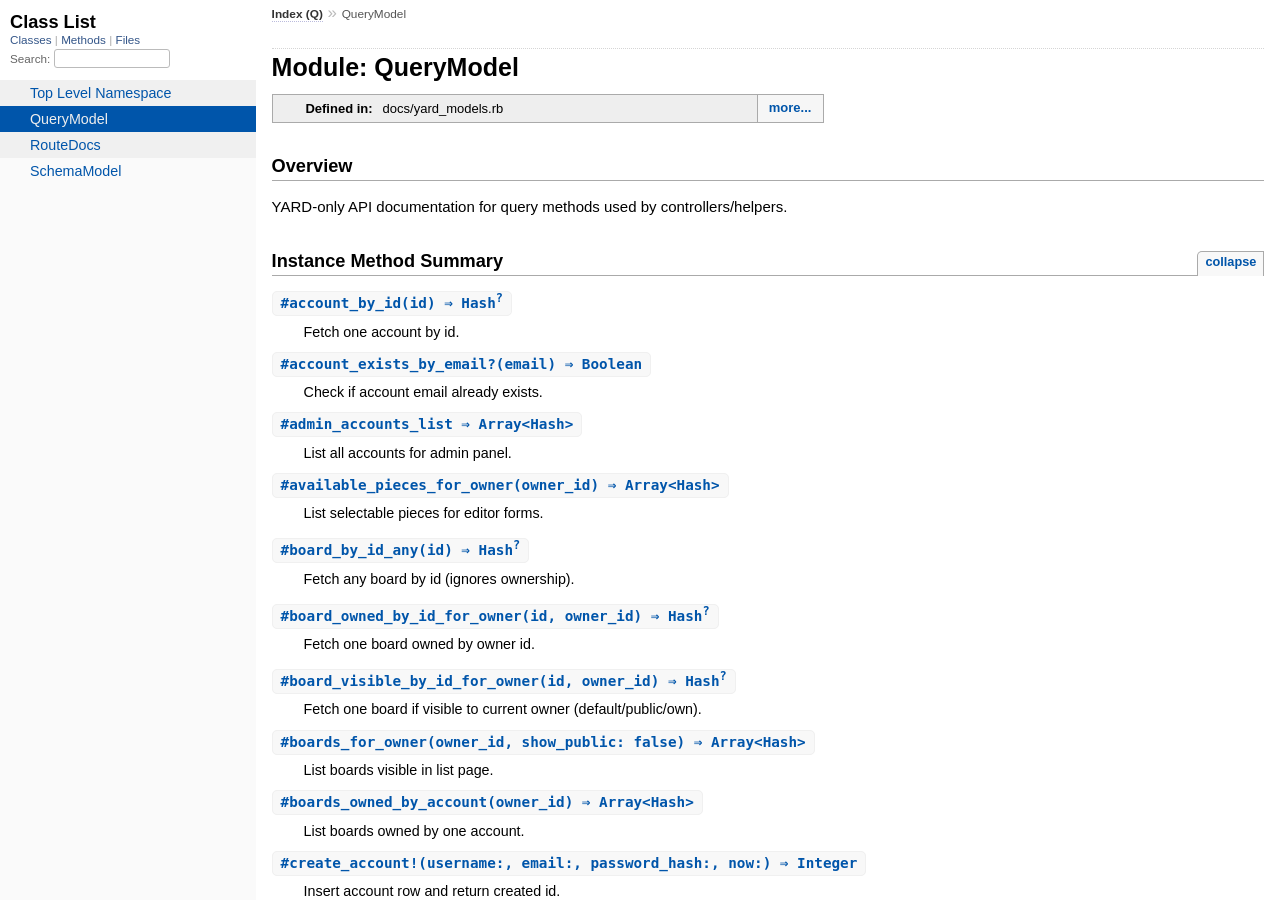
<file: docs/yard/QueryModel.html>
<!DOCTYPE html>
<html>
  <head>
    <meta charset="utf-8">
<meta name="viewport" content="width=device-width, initial-scale=1.0">
<title>
  Module: QueryModel
  
    &mdash; WSP
  
</title>

  <link rel="stylesheet" href="css/style.css" type="text/css">

  <link rel="stylesheet" href="css/common.css" type="text/css">

<script type="text/javascript">
  pathId = "QueryModel";
  relpath = '';
</script>


  <script type="text/javascript" charset="utf-8" src="js/jquery.js"></script>

  <script type="text/javascript" charset="utf-8" src="js/app.js"></script>


  </head>
  <body>
    <div class="nav_wrap">
      <iframe id="nav" src="class_list.html?1"></iframe>
      <div id="resizer"></div>
    </div>

    <div id="main" tabindex="-1">
      <div id="main_progress" aria-hidden="true"></div>
      <div id="header">
        <div id="menu">
  
    <a href="_index.html">Index (Q)</a> &raquo;
    
    
    <span class="title">QueryModel</span>
  
</div>

        <div id="search">
  
    <a class="full_list_link" id="class_list_link"
        href="class_list.html">

        <svg width="24" height="24">
          <rect x="0" y="4" width="24" height="4" rx="1" ry="1"></rect>
          <rect x="0" y="12" width="24" height="4" rx="1" ry="1"></rect>
          <rect x="0" y="20" width="24" height="4" rx="1" ry="1"></rect>
        </svg>
    </a>
  
</div>
        <div class="clear"></div>
      </div>

      <div id="content"><h1>Module: QueryModel
  
  
  
</h1>
<div class="box_info">
  

  
  
  
  
  

  

  
  <dl>
    <dt>Defined in:</dt>
    <dd>docs/yard_models.rb<span class="defines">,<br>
  model/core.rb,<br> model/boards.rb,<br> model/pieces.rb,<br> model/accounts.rb</span>

</dd>
  </dl>
  
</div>

<h2>Overview</h2><div class="docstring">
  <div class="discussion">
    <p>YARD-only API documentation for query methods used by controllers/helpers.</p>

  </div>
</div>
<div class="tags">
  

</div>






  
    <h2>
      Instance Method Summary
      <small><a href="#" class="summary_toggle">collapse</a></small>
    </h2>

    <ul class="summary">
      
        <li class="public ">
  <span class="summary_signature">
    
      <a href="#account_by_id-instance_method" title="#account_by_id (instance method)">#<strong>account_by_id</strong>(id)  &#x21d2; Hash<sup>?</sup> </a>
    

    
  </span>
  
  
  
  
  
  
  

  
    <span class="summary_desc"><div class='inline'><p>Fetch one account by id.</p></div></span>
  
</li>

      
        <li class="public ">
  <span class="summary_signature">
    
      <a href="#account_exists_by_email%3F-instance_method" title="#account_exists_by_email? (instance method)">#<strong>account_exists_by_email?</strong>(email)  &#x21d2; Boolean </a>
    

    
  </span>
  
  
  
  
  
  
  

  
    <span class="summary_desc"><div class='inline'><p>Check if account email already exists.</p></div></span>
  
</li>

      
        <li class="public ">
  <span class="summary_signature">
    
      <a href="#admin_accounts_list-instance_method" title="#admin_accounts_list (instance method)">#<strong>admin_accounts_list</strong>  &#x21d2; Array&lt;Hash&gt; </a>
    

    
  </span>
  
  
  
  
  
  
  

  
    <span class="summary_desc"><div class='inline'><p>List all accounts for admin panel.</p></div></span>
  
</li>

      
        <li class="public ">
  <span class="summary_signature">
    
      <a href="#available_pieces_for_owner-instance_method" title="#available_pieces_for_owner (instance method)">#<strong>available_pieces_for_owner</strong>(owner_id)  &#x21d2; Array&lt;Hash&gt; </a>
    

    
  </span>
  
  
  
  
  
  
  

  
    <span class="summary_desc"><div class='inline'><p>List selectable pieces for editor forms.</p></div></span>
  
</li>

      
        <li class="public ">
  <span class="summary_signature">
    
      <a href="#board_by_id_any-instance_method" title="#board_by_id_any (instance method)">#<strong>board_by_id_any</strong>(id)  &#x21d2; Hash<sup>?</sup> </a>
    

    
  </span>
  
  
  
  
  
  
  

  
    <span class="summary_desc"><div class='inline'><p>Fetch any board by id (ignores ownership).</p></div></span>
  
</li>

      
        <li class="public ">
  <span class="summary_signature">
    
      <a href="#board_owned_by_id_for_owner-instance_method" title="#board_owned_by_id_for_owner (instance method)">#<strong>board_owned_by_id_for_owner</strong>(id, owner_id)  &#x21d2; Hash<sup>?</sup> </a>
    

    
  </span>
  
  
  
  
  
  
  

  
    <span class="summary_desc"><div class='inline'><p>Fetch one board owned by owner id.</p></div></span>
  
</li>

      
        <li class="public ">
  <span class="summary_signature">
    
      <a href="#board_visible_by_id_for_owner-instance_method" title="#board_visible_by_id_for_owner (instance method)">#<strong>board_visible_by_id_for_owner</strong>(id, owner_id)  &#x21d2; Hash<sup>?</sup> </a>
    

    
  </span>
  
  
  
  
  
  
  

  
    <span class="summary_desc"><div class='inline'><p>Fetch one board if visible to current owner (default/public/own).</p></div></span>
  
</li>

      
        <li class="public ">
  <span class="summary_signature">
    
      <a href="#boards_for_owner-instance_method" title="#boards_for_owner (instance method)">#<strong>boards_for_owner</strong>(owner_id, show_public: false)  &#x21d2; Array&lt;Hash&gt; </a>
    

    
  </span>
  
  
  
  
  
  
  

  
    <span class="summary_desc"><div class='inline'><p>List boards visible in list page.</p></div></span>
  
</li>

      
        <li class="public ">
  <span class="summary_signature">
    
      <a href="#boards_owned_by_account-instance_method" title="#boards_owned_by_account (instance method)">#<strong>boards_owned_by_account</strong>(owner_id)  &#x21d2; Array&lt;Hash&gt; </a>
    

    
  </span>
  
  
  
  
  
  
  

  
    <span class="summary_desc"><div class='inline'><p>List boards owned by one account.</p></div></span>
  
</li>

      
        <li class="public ">
  <span class="summary_signature">
    
      <a href="#create_account!-instance_method" title="#create_account! (instance method)">#<strong>create_account!</strong>(username:, email:, password_hash:, now:)  &#x21d2; Integer </a>
    

    
  </span>
  
  
  
  
  
  
  

  
    <span class="summary_desc"><div class='inline'><p>Insert account row and return created id.</p></div></span>
  
</li>

      
        <li class="public ">
  <span class="summary_signature">
    
      <a href="#create_board_with_links!-instance_method" title="#create_board_with_links! (instance method)">#<strong>create_board_with_links!</strong>(owner_id:, name:, description:, board_size:, placements:, is_public:, now:)  &#x21d2; Integer </a>
    

    
  </span>
  
  
  
  
  
  
  

  
    <span class="summary_desc"><div class='inline'><p>Create board row and sync relation links.</p></div></span>
  
</li>

      
        <li class="public ">
  <span class="summary_signature">
    
      <a href="#create_piece_record!-instance_method" title="#create_piece_record! (instance method)">#<strong>create_piece_record!</strong>(owner_id:, name:, description:, image_path:, icon_base_color:, is_public:, power_ids_json:, now:)  &#x21d2; Integer </a>
    

    
  </span>
  
  
  
  
  
  
  

  
    <span class="summary_desc"><div class='inline'><p>Insert piece row and return id.</p></div></span>
  
</li>

      
        <li class="public ">
  <span class="summary_signature">
    
      <a href="#current_account-instance_method" title="#current_account (instance method)">#<strong>current_account</strong>  &#x21d2; Hash<sup>?</sup> </a>
    

    
  </span>
  
  
  
  
  
  
  

  
    <span class="summary_desc"><div class='inline'><p>Fetch current logged-in account from session.</p></div></span>
  
</li>

      
        <li class="public ">
  <span class="summary_signature">
    
      <a href="#delete_account_and_owned_content!-instance_method" title="#delete_account_and_owned_content! (instance method)">#<strong>delete_account_and_owned_content!</strong>(account_id:, now:)  &#x21d2; void </a>
    

    
  </span>
  
  
  
  
  
  
  

  
    <span class="summary_desc"><div class='inline'><p>Delete account and clean up owned boards/pieces.</p></div></span>
  
</li>

      
        <li class="public ">
  <span class="summary_signature">
    
      <a href="#delete_board_piece_links!-instance_method" title="#delete_board_piece_links! (instance method)">#<strong>delete_board_piece_links!</strong>(board_id)  &#x21d2; void </a>
    

    
  </span>
  
  
  
  
  
  
  

  
    <span class="summary_desc"><div class='inline'><p>Remove all board_piece_links for one board.</p></div></span>
  
</li>

      
        <li class="public ">
  <span class="summary_signature">
    
      <a href="#delete_piece_moves_for_piece!-instance_method" title="#delete_piece_moves_for_piece! (instance method)">#<strong>delete_piece_moves_for_piece!</strong>(piece_id)  &#x21d2; void </a>
    

    
  </span>
  
  
  
  
  
  
  

  
    <span class="summary_desc"><div class='inline'><p>Remove all move rows for one piece.</p></div></span>
  
</li>

      
        <li class="public ">
  <span class="summary_signature">
    
      <a href="#find_account_by_email-instance_method" title="#find_account_by_email (instance method)">#<strong>find_account_by_email</strong>(email)  &#x21d2; Hash<sup>?</sup> </a>
    

    
  </span>
  
  
  
  
  
  
  

  
    <span class="summary_desc"><div class='inline'><p>Find account by email.</p></div></span>
  
</li>

      
        <li class="public ">
  <span class="summary_signature">
    
      <a href="#hard_delete_piece!-instance_method" title="#hard_delete_piece! (instance method)">#<strong>hard_delete_piece!</strong>(piece_id)  &#x21d2; void </a>
    

    
  </span>
  
  
  
  
  
  
  

  
    <span class="summary_desc"><div class='inline'><p>Permanently delete piece row.</p></div></span>
  
</li>

      
        <li class="public ">
  <span class="summary_signature">
    
      <a href="#insert_piece_move_row!-instance_method" title="#insert_piece_move_row! (instance method)">#<strong>insert_piece_move_row!</strong>(piece_id:, method:, ray_limit:, mode:, color_scope:, first_move_only:, now:)  &#x21d2; void </a>
    

    
  </span>
  
  
  
  
  
  
  

  
    <span class="summary_desc"><div class='inline'><p>Insert one row in piece_moves.</p></div></span>
  
</li>

      
        <li class="public ">
  <span class="summary_signature">
    
      <a href="#log_login_attempt!-instance_method" title="#log_login_attempt! (instance method)">#<strong>log_login_attempt!</strong>(email:, ip_address:, success:, now:)  &#x21d2; void </a>
    

    
  </span>
  
  
  
  
  
  
  

  
    <span class="summary_desc"><div class='inline'><p>Insert one login attempt event.</p></div></span>
  
</li>

      
        <li class="public ">
  <span class="summary_signature">
    
      <a href="#mark_piece_as_detached!-instance_method" title="#mark_piece_as_detached! (instance method)">#<strong>mark_piece_as_detached!</strong>(piece_id:, now:)  &#x21d2; void </a>
    

    
  </span>
  
  
  
  
  
  
  

  
    <span class="summary_desc"><div class='inline'><p>Mark piece as detached (kept for boards) by setting owner_id = -1.</p></div></span>
  
</li>

      
        <li class="public ">
  <span class="summary_signature">
    
      <a href="#movement_method_map-instance_method" title="#movement_method_map (instance method)">#<strong>movement_method_map</strong>(method_ids)  &#x21d2; Hash{Integer=&gt;Hash} </a>
    

    
  </span>
  
  
  
  
  
  
  

  
    <span class="summary_desc"><div class='inline'><p>Build id=&gt;movement_method hash map.</p></div></span>
  
</li>

      
        <li class="public ">
  <span class="summary_signature">
    
      <a href="#movement_methods_all-instance_method" title="#movement_methods_all (instance method)">#<strong>movement_methods_all</strong>  &#x21d2; Array&lt;Hash&gt; </a>
    

    
  </span>
  
  
  
  
  
  
  

  
    <span class="summary_desc"><div class='inline'><p>List all movement methods.</p></div></span>
  
</li>

      
        <li class="public ">
  <span class="summary_signature">
    
      <a href="#piece_by_id_any-instance_method" title="#piece_by_id_any (instance method)">#<strong>piece_by_id_any</strong>(id)  &#x21d2; Hash<sup>?</sup> </a>
    

    
  </span>
  
  
  
  
  
  
  

  
    <span class="summary_desc"><div class='inline'><p>Fetch any piece by id (ignores ownership, excludes deleted/clones).</p></div></span>
  
</li>

      
        <li class="public ">
  <span class="summary_signature">
    
      <a href="#piece_ids_from_placements-instance_method" title="#piece_ids_from_placements (instance method)">#<strong>piece_ids_from_placements</strong>(placements)  &#x21d2; Array&lt;Integer&gt; </a>
    

    
  </span>
  
  
  
  
  
  
  

  
    <span class="summary_desc"><div class='inline'><p>Extract unique piece ids from placements JSON structure.</p></div></span>
  
</li>

      
        <li class="public ">
  <span class="summary_signature">
    
      <a href="#piece_linked_to_any_board%3F-instance_method" title="#piece_linked_to_any_board? (instance method)">#<strong>piece_linked_to_any_board?</strong>(piece_id)  &#x21d2; Boolean </a>
    

    
  </span>
  
  
  
  
  
  
  

  
    <span class="summary_desc"><div class='inline'><p>Check if piece is linked by any board.</p></div></span>
  
</li>

      
        <li class="public ">
  <span class="summary_signature">
    
      <a href="#piece_move_rows_for_piece-instance_method" title="#piece_move_rows_for_piece (instance method)">#<strong>piece_move_rows_for_piece</strong>(piece_id)  &#x21d2; Array&lt;Hash&gt; </a>
    

    
  </span>
  
  
  
  
  
  
  

  
    <span class="summary_desc"><div class='inline'><p>List raw piece move rows for edit form grouping.</p></div></span>
  
</li>

      
        <li class="public ">
  <span class="summary_signature">
    
      <a href="#piece_moves_for_show-instance_method" title="#piece_moves_for_show (instance method)">#<strong>piece_moves_for_show</strong>(piece_id)  &#x21d2; Array&lt;Hash&gt; </a>
    

    
  </span>
  
  
  
  
  
  
  

  
    <span class="summary_desc"><div class='inline'><p>List piece moves with movement method join for show page.</p></div></span>
  
</li>

      
        <li class="public ">
  <span class="summary_signature">
    
      <a href="#piece_owned_by_id_for_owner-instance_method" title="#piece_owned_by_id_for_owner (instance method)">#<strong>piece_owned_by_id_for_owner</strong>(id, owner_id)  &#x21d2; Hash<sup>?</sup> </a>
    

    
  </span>
  
  
  
  
  
  
  

  
    <span class="summary_desc"><div class='inline'><p>Fetch one piece owned by owner id.</p></div></span>
  
</li>

      
        <li class="public ">
  <span class="summary_signature">
    
      <a href="#piece_visible_by_id_for_owner-instance_method" title="#piece_visible_by_id_for_owner (instance method)">#<strong>piece_visible_by_id_for_owner</strong>(id, owner_id)  &#x21d2; Hash<sup>?</sup> </a>
    

    
  </span>
  
  
  
  
  
  
  

  
    <span class="summary_desc"><div class='inline'><p>Fetch one piece if visible to current owner (default/public/own).</p></div></span>
  
</li>

      
        <li class="public ">
  <span class="summary_signature">
    
      <a href="#pieces_by_ids-instance_method" title="#pieces_by_ids (instance method)">#<strong>pieces_by_ids</strong>(piece_ids)  &#x21d2; Array&lt;Hash&gt; </a>
    

    
  </span>
  
  
  
  
  
  
  

  
    <span class="summary_desc"><div class='inline'><p>Fetch many pieces by id list.</p></div></span>
  
</li>

      
        <li class="public ">
  <span class="summary_signature">
    
      <a href="#pieces_for_owner-instance_method" title="#pieces_for_owner (instance method)">#<strong>pieces_for_owner</strong>(owner_id, show_public: false)  &#x21d2; Array&lt;Hash&gt; </a>
    

    
  </span>
  
  
  
  
  
  
  

  
    <span class="summary_desc"><div class='inline'><p>List pieces visible in list page.</p></div></span>
  
</li>

      
        <li class="public ">
  <span class="summary_signature">
    
      <a href="#pieces_owned_by_account-instance_method" title="#pieces_owned_by_account (instance method)">#<strong>pieces_owned_by_account</strong>(owner_id)  &#x21d2; Array&lt;Hash&gt; </a>
    

    
  </span>
  
  
  
  
  
  
  

  
    <span class="summary_desc"><div class='inline'><p>List pieces owned by one account.</p></div></span>
  
</li>

      
        <li class="public ">
  <span class="summary_signature">
    
      <a href="#powers_all-instance_method" title="#powers_all (instance method)">#<strong>powers_all</strong>  &#x21d2; Array&lt;Hash&gt; </a>
    

    
  </span>
  
  
  
  
  
  
  

  
    <span class="summary_desc"><div class='inline'><p>List all powers.</p></div></span>
  
</li>

      
        <li class="public ">
  <span class="summary_signature">
    
      <a href="#recent_failed_login_attempts-instance_method" title="#recent_failed_login_attempts (instance method)">#<strong>recent_failed_login_attempts</strong>(email:, ip_address:, since:)  &#x21d2; Integer </a>
    

    
  </span>
  
  
  
  
  
  
  

  
    <span class="summary_desc"><div class='inline'><p>Count failed login attempts in a time window.</p></div></span>
  
</li>

      
        <li class="public ">
  <span class="summary_signature">
    
      <a href="#soft_delete_board_with_links!-instance_method" title="#soft_delete_board_with_links! (instance method)">#<strong>soft_delete_board_with_links!</strong>(id:, now:)  &#x21d2; void </a>
    

    
  </span>
  
  
  
  
  
  
  

  
    <span class="summary_desc"><div class='inline'><p>Soft-delete board and remove relation links.</p></div></span>
  
</li>

      
        <li class="public ">
  <span class="summary_signature">
    
      <a href="#special_powers_by_ids-instance_method" title="#special_powers_by_ids (instance method)">#<strong>special_powers_by_ids</strong>(power_ids)  &#x21d2; Array&lt;Hash&gt; </a>
    

    
  </span>
  
  
  
  
  
  
  

  
    <span class="summary_desc"><div class='inline'><p>Fetch power rows by ids.</p></div></span>
  
</li>

      
        <li class="public ">
  <span class="summary_signature">
    
      <a href="#sync_board_piece_links!-instance_method" title="#sync_board_piece_links! (instance method)">#<strong>sync_board_piece_links!</strong>(board_id, placements, now: Time.now.utc.strftime(&#39;%Y-%m-%dT%H:%M:%SZ&#39;))  &#x21d2; void </a>
    

    
  </span>
  
  
  
  
  
  
  

  
    <span class="summary_desc"><div class='inline'><p>Sync board_piece_links rows from current placements.</p></div></span>
  
</li>

      
        <li class="public ">
  <span class="summary_signature">
    
      <a href="#update_board_with_links!-instance_method" title="#update_board_with_links! (instance method)">#<strong>update_board_with_links!</strong>(id:, name:, description:, board_size:, placements:, is_public:, now:)  &#x21d2; void </a>
    

    
  </span>
  
  
  
  
  
  
  

  
    <span class="summary_desc"><div class='inline'><p>Update board row and sync relation links.</p></div></span>
  
</li>

      
        <li class="public ">
  <span class="summary_signature">
    
      <a href="#update_piece_record!-instance_method" title="#update_piece_record! (instance method)">#<strong>update_piece_record!</strong>(id:, name:, description:, image_path:, icon_base_color:, is_public:, power_ids_json:, now:)  &#x21d2; void </a>
    

    
  </span>
  
  
  
  
  
  
  

  
    <span class="summary_desc"><div class='inline'><p>Update piece row.</p></div></span>
  
</li>

      
        <li class="public ">
  <span class="summary_signature">
    
      <a href="#valid_power_ids-instance_method" title="#valid_power_ids (instance method)">#<strong>valid_power_ids</strong>(selected_power_ids)  &#x21d2; Array&lt;Integer&gt; </a>
    

    
  </span>
  
  
  
  
  
  
  

  
    <span class="summary_desc"><div class='inline'><p>Keep only power ids that exist in DB.</p></div></span>
  
</li>

      
        <li class="public ">
  <span class="summary_signature">
    
      <a href="#with_transaction-instance_method" title="#with_transaction (instance method)">#<strong>with_transaction</strong> { ... } &#x21d2; Object </a>
    

    
  </span>
  
  
  
  
  
  
  

  
    <span class="summary_desc"><div class='inline'><p>Run SQL statements inside a DB transaction.</p></div></span>
  
</li>

      
    </ul>
    
  



  <div id="instance_method_details" class="method_details_list">
    <h2>Instance Method Details</h2>

    
      <div class="method_details first">
  <h3 class="signature first" id="account_by_id-instance_method">
  
    #<strong>account_by_id</strong>(id)  &#x21d2; <tt>Hash</tt><sup>?</sup> 
  

  

  
</h3><div class="docstring">
  <div class="discussion">
    <p>Fetch one account by id.</p>

  </div>
</div>
<div class="tags">
  <p class="tag_title">Parameters:</p>
<ul class="param">
  
    <li>
      
        <span class='name'>id</span>
      
      
        <span class='type'>(<tt>Integer</tt>)</span>
      
      
      
    </li>
  
</ul>

<p class="tag_title">Returns:</p>
<ul class="return">
  
    <li>
      
      
        <span class='type'>(<tt>Hash</tt>, <tt>nil</tt>)</span>
      
      
      
    </li>
  
</ul>

</div><table class="source_code">
  <tr>
    <td>
      <pre class="lines">


97
98
99
100
101
102</pre>
    </td>
    <td>
      <pre class="code"><span class="info file"># File 'docs/yard_models.rb', line 97</span>

<span class='kw'>def</span> <span class='id identifier rubyid_account_by_id'>account_by_id</span><span class='lparen'>(</span><span class='id identifier rubyid_id'>id</span><span class='rparen'>)</span>
  <span class='id identifier rubyid_db'>db</span><span class='period'>.</span><span class='id identifier rubyid_get_first_row'>get_first_row</span><span class='lparen'>(</span>
    <span class='tstring'><span class='tstring_beg'>&#39;</span><span class='tstring_content'>SELECT id, username, email, role, created_at, updated_at FROM accounts WHERE id = ?</span><span class='tstring_end'>&#39;</span></span><span class='comma'>,</span>
    <span class='lbracket'>[</span><span class='id identifier rubyid_id'>id</span><span class='rbracket'>]</span>
  <span class='rparen'>)</span>
<span class='kw'>end</span></pre>
    </td>
  </tr>
</table>
</div>
    
      <div class="method_details ">
  <h3 class="signature " id="account_exists_by_email?-instance_method">
  
    #<strong>account_exists_by_email?</strong>(email)  &#x21d2; <tt>Boolean</tt> 
  

  

  
</h3><div class="docstring">
  <div class="discussion">
    <p>Check if account email already exists.</p>

  </div>
</div>
<div class="tags">
  <p class="tag_title">Parameters:</p>
<ul class="param">
  
    <li>
      
        <span class='name'>email</span>
      
      
        <span class='type'>(<tt>String</tt>)</span>
      
      
      
    </li>
  
</ul>

<p class="tag_title">Returns:</p>
<ul class="return">
  
    <li>
      
      
        <span class='type'>(<tt>Boolean</tt>)</span>
      
      
      
    </li>
  
</ul>

</div><table class="source_code">
  <tr>
    <td>
      <pre class="lines">


65
66
67</pre>
    </td>
    <td>
      <pre class="code"><span class="info file"># File 'docs/yard_models.rb', line 65</span>

<span class='kw'>def</span> <span class='id identifier rubyid_account_exists_by_email?'>account_exists_by_email?</span><span class='lparen'>(</span><span class='id identifier rubyid_email'>email</span><span class='rparen'>)</span>
  <span class='op'>!</span><span class='id identifier rubyid_db'>db</span><span class='period'>.</span><span class='id identifier rubyid_get_first_row'>get_first_row</span><span class='lparen'>(</span><span class='tstring'><span class='tstring_beg'>&#39;</span><span class='tstring_content'>SELECT id FROM accounts WHERE email = ?</span><span class='tstring_end'>&#39;</span></span><span class='comma'>,</span> <span class='lbracket'>[</span><span class='id identifier rubyid_email'>email</span><span class='rbracket'>]</span><span class='rparen'>)</span><span class='period'>.</span><span class='id identifier rubyid_nil?'>nil?</span>
<span class='kw'>end</span></pre>
    </td>
  </tr>
</table>
</div>
    
      <div class="method_details ">
  <h3 class="signature " id="admin_accounts_list-instance_method">
  
    #<strong>admin_accounts_list</strong>  &#x21d2; <tt>Array&lt;Hash&gt;</tt> 
  

  

  
</h3><div class="docstring">
  <div class="discussion">
    <p>List all accounts for admin panel.</p>

  </div>
</div>
<div class="tags">
  
<p class="tag_title">Returns:</p>
<ul class="return">
  
    <li>
      
      
        <span class='type'>(<tt>Array&lt;Hash&gt;</tt>)</span>
      
      
      
    </li>
  
</ul>

</div><table class="source_code">
  <tr>
    <td>
      <pre class="lines">


92
93
94</pre>
    </td>
    <td>
      <pre class="code"><span class="info file"># File 'docs/yard_models.rb', line 92</span>

<span class='kw'>def</span> <span class='id identifier rubyid_admin_accounts_list'>admin_accounts_list</span>
  <span class='id identifier rubyid_db'>db</span><span class='period'>.</span><span class='id identifier rubyid_execute'>execute</span><span class='lparen'>(</span><span class='tstring'><span class='tstring_beg'>&#39;</span><span class='tstring_content'>SELECT id, username, email, role, created_at, updated_at FROM accounts ORDER BY id</span><span class='tstring_end'>&#39;</span></span><span class='rparen'>)</span>
<span class='kw'>end</span></pre>
    </td>
  </tr>
</table>
</div>
    
      <div class="method_details ">
  <h3 class="signature " id="available_pieces_for_owner-instance_method">
  
    #<strong>available_pieces_for_owner</strong>(owner_id)  &#x21d2; <tt>Array&lt;Hash&gt;</tt> 
  

  

  
</h3><div class="docstring">
  <div class="discussion">
    <p>List selectable pieces for editor forms.</p>

  </div>
</div>
<div class="tags">
  <p class="tag_title">Parameters:</p>
<ul class="param">
  
    <li>
      
        <span class='name'>owner_id</span>
      
      
        <span class='type'>(<tt>Integer</tt>)</span>
      
      
      
    </li>
  
</ul>

<p class="tag_title">Returns:</p>
<ul class="return">
  
    <li>
      
      
        <span class='type'>(<tt>Array&lt;Hash&gt;</tt>)</span>
      
      
      
    </li>
  
</ul>

</div><table class="source_code">
  <tr>
    <td>
      <pre class="lines">


141
142
143
144
145
146
147
148
149
150
151
152
153
154
155
156
157</pre>
    </td>
    <td>
      <pre class="code"><span class="info file"># File 'docs/yard_models.rb', line 141</span>

<span class='kw'>def</span> <span class='id identifier rubyid_available_pieces_for_owner'>available_pieces_for_owner</span><span class='lparen'>(</span><span class='id identifier rubyid_owner_id'>owner_id</span><span class='rparen'>)</span>
  <span class='id identifier rubyid_default_owner_id'>default_owner_id</span> <span class='op'>=</span> <span class='id identifier rubyid_default_premade_piece_owner_id'>default_premade_piece_owner_id</span>
  <span class='id identifier rubyid_db'>db</span><span class='period'>.</span><span class='id identifier rubyid_execute'>execute</span><span class='lparen'>(</span>
    <span class='heredoc_beg'>&lt;&lt;~SQL</span><span class='comma'>,</span>
<span class='tstring_content'>      SELECT id, name, image_path, icon_base_color
</span><span class='tstring_content'>      FROM pieces
</span><span class='tstring_content'>      WHERE deleted_at IS NULL
</span><span class='tstring_content'>        AND source_piece_id IS NULL
</span><span class='tstring_content'>        AND (
</span><span class='tstring_content'>          owner_id = ?
</span><span class='tstring_content'>          OR (? &gt; 0 AND owner_id = ?)
</span><span class='tstring_content'>        )
</span><span class='tstring_content'>      ORDER BY LOWER(name), id
</span><span class='heredoc_end'>    SQL
</span>    <span class='lbracket'>[</span><span class='id identifier rubyid_default_owner_id'>default_owner_id</span><span class='comma'>,</span> <span class='id identifier rubyid_owner_id'>owner_id</span><span class='comma'>,</span> <span class='id identifier rubyid_owner_id'>owner_id</span><span class='rbracket'>]</span>
  <span class='rparen'>)</span>
<span class='kw'>end</span></pre>
    </td>
  </tr>
</table>
</div>
    
      <div class="method_details ">
  <h3 class="signature " id="board_by_id_any-instance_method">
  
    #<strong>board_by_id_any</strong>(id)  &#x21d2; <tt>Hash</tt><sup>?</sup> 
  

  

  
</h3><div class="docstring">
  <div class="discussion">
    <p>Fetch any board by id (ignores ownership).</p>

  </div>
</div>
<div class="tags">
  <p class="tag_title">Parameters:</p>
<ul class="param">
  
    <li>
      
        <span class='name'>id</span>
      
      
        <span class='type'>(<tt>Integer</tt>)</span>
      
      
      
    </li>
  
</ul>

<p class="tag_title">Returns:</p>
<ul class="return">
  
    <li>
      
      
        <span class='type'>(<tt>Hash</tt>, <tt>nil</tt>)</span>
      
      
      
    </li>
  
</ul>

</div><table class="source_code">
  <tr>
    <td>
      <pre class="lines">


269
270
271
272
273
274
275
276
277
278
279</pre>
    </td>
    <td>
      <pre class="code"><span class="info file"># File 'docs/yard_models.rb', line 269</span>

<span class='kw'>def</span> <span class='id identifier rubyid_board_by_id_any'>board_by_id_any</span><span class='lparen'>(</span><span class='id identifier rubyid_id'>id</span><span class='rparen'>)</span>
  <span class='id identifier rubyid_db'>db</span><span class='period'>.</span><span class='id identifier rubyid_get_first_row'>get_first_row</span><span class='lparen'>(</span>
    <span class='heredoc_beg'>&lt;&lt;~SQL</span><span class='comma'>,</span>
<span class='tstring_content'>      SELECT id, owner_id, name, description, board_size, placements_json, is_public, created_at, updated_at
</span><span class='tstring_content'>      FROM boards
</span><span class='tstring_content'>      WHERE id = ?
</span><span class='tstring_content'>        AND deleted_at IS NULL
</span><span class='heredoc_end'>    SQL
</span>    <span class='lbracket'>[</span><span class='id identifier rubyid_id'>id</span><span class='rbracket'>]</span>
  <span class='rparen'>)</span>
<span class='kw'>end</span></pre>
    </td>
  </tr>
</table>
</div>
    
      <div class="method_details ">
  <h3 class="signature " id="board_owned_by_id_for_owner-instance_method">
  
    #<strong>board_owned_by_id_for_owner</strong>(id, owner_id)  &#x21d2; <tt>Hash</tt><sup>?</sup> 
  

  

  
</h3><div class="docstring">
  <div class="discussion">
    <p>Fetch one board owned by owner id.</p>

  </div>
</div>
<div class="tags">
  <p class="tag_title">Parameters:</p>
<ul class="param">
  
    <li>
      
        <span class='name'>id</span>
      
      
        <span class='type'>(<tt>Integer</tt>)</span>
      
      
      
    </li>
  
    <li>
      
        <span class='name'>owner_id</span>
      
      
        <span class='type'>(<tt>Integer</tt>)</span>
      
      
      
    </li>
  
</ul>

<p class="tag_title">Returns:</p>
<ul class="return">
  
    <li>
      
      
        <span class='type'>(<tt>Hash</tt>, <tt>nil</tt>)</span>
      
      
      
    </li>
  
</ul>

</div><table class="source_code">
  <tr>
    <td>
      <pre class="lines">


275
276
277
278
279
280
281
282
283
284
285
286</pre>
    </td>
    <td>
      <pre class="code"><span class="info file"># File 'docs/yard_models.rb', line 275</span>

<span class='kw'>def</span> <span class='id identifier rubyid_board_owned_by_id_for_owner'>board_owned_by_id_for_owner</span><span class='lparen'>(</span><span class='id identifier rubyid_id'>id</span><span class='comma'>,</span> <span class='id identifier rubyid_owner_id'>owner_id</span><span class='rparen'>)</span>
  <span class='id identifier rubyid_db'>db</span><span class='period'>.</span><span class='id identifier rubyid_get_first_row'>get_first_row</span><span class='lparen'>(</span>
    <span class='heredoc_beg'>&lt;&lt;~SQL</span><span class='comma'>,</span>
<span class='tstring_content'>      SELECT id, owner_id, name, description, board_size, placements_json, is_public, created_at, updated_at
</span><span class='tstring_content'>      FROM boards
</span><span class='tstring_content'>      WHERE id = ?
</span><span class='tstring_content'>        AND deleted_at IS NULL
</span><span class='tstring_content'>        AND owner_id = ?
</span><span class='heredoc_end'>    SQL
</span>    <span class='lbracket'>[</span><span class='id identifier rubyid_id'>id</span><span class='comma'>,</span> <span class='id identifier rubyid_owner_id'>owner_id</span><span class='rbracket'>]</span>
  <span class='rparen'>)</span>
<span class='kw'>end</span></pre>
    </td>
  </tr>
</table>
</div>
    
      <div class="method_details ">
  <h3 class="signature " id="board_visible_by_id_for_owner-instance_method">
  
    #<strong>board_visible_by_id_for_owner</strong>(id, owner_id)  &#x21d2; <tt>Hash</tt><sup>?</sup> 
  

  

  
</h3><div class="docstring">
  <div class="discussion">
    <p>Fetch one board if visible to current owner (default/public/own).</p>

  </div>
</div>
<div class="tags">
  <p class="tag_title">Parameters:</p>
<ul class="param">
  
    <li>
      
        <span class='name'>id</span>
      
      
        <span class='type'>(<tt>Integer</tt>)</span>
      
      
      
    </li>
  
    <li>
      
        <span class='name'>owner_id</span>
      
      
        <span class='type'>(<tt>Integer</tt>)</span>
      
      
      
    </li>
  
</ul>

<p class="tag_title">Returns:</p>
<ul class="return">
  
    <li>
      
      
        <span class='type'>(<tt>Hash</tt>, <tt>nil</tt>)</span>
      
      
      
    </li>
  
</ul>

</div><table class="source_code">
  <tr>
    <td>
      <pre class="lines">


264
265
266
267
268
269
270
271
272
273
274
275
276
277
278
279
280</pre>
    </td>
    <td>
      <pre class="code"><span class="info file"># File 'docs/yard_models.rb', line 264</span>

<span class='kw'>def</span> <span class='id identifier rubyid_board_visible_by_id_for_owner'>board_visible_by_id_for_owner</span><span class='lparen'>(</span><span class='id identifier rubyid_id'>id</span><span class='comma'>,</span> <span class='id identifier rubyid_owner_id'>owner_id</span><span class='rparen'>)</span>
  <span class='id identifier rubyid_default_owner_id'>default_owner_id</span> <span class='op'>=</span> <span class='id identifier rubyid_default_premade_piece_owner_id'>default_premade_piece_owner_id</span>
  <span class='id identifier rubyid_db'>db</span><span class='period'>.</span><span class='id identifier rubyid_get_first_row'>get_first_row</span><span class='lparen'>(</span>
    <span class='heredoc_beg'>&lt;&lt;~SQL</span><span class='comma'>,</span>
<span class='tstring_content'>      SELECT id, owner_id, name, description, board_size, placements_json, is_public, created_at, updated_at
</span><span class='tstring_content'>      FROM boards
</span><span class='tstring_content'>      WHERE id = ?
</span><span class='tstring_content'>        AND deleted_at IS NULL
</span><span class='tstring_content'>        AND (
</span><span class='tstring_content'>          owner_id = ?
</span><span class='tstring_content'>          OR (? &gt; 0 AND owner_id = ?)
</span><span class='tstring_content'>          OR is_public = 1
</span><span class='tstring_content'>        )
</span><span class='heredoc_end'>    SQL
</span>    <span class='lbracket'>[</span><span class='id identifier rubyid_id'>id</span><span class='comma'>,</span> <span class='id identifier rubyid_default_owner_id'>default_owner_id</span><span class='comma'>,</span> <span class='id identifier rubyid_owner_id'>owner_id</span><span class='comma'>,</span> <span class='id identifier rubyid_owner_id'>owner_id</span><span class='rbracket'>]</span>
  <span class='rparen'>)</span>
<span class='kw'>end</span></pre>
    </td>
  </tr>
</table>
</div>
    
      <div class="method_details ">
  <h3 class="signature " id="boards_for_owner-instance_method">
  
    #<strong>boards_for_owner</strong>(owner_id, show_public: false)  &#x21d2; <tt>Array&lt;Hash&gt;</tt> 
  

  

  
</h3><div class="docstring">
  <div class="discussion">
    <p>List boards visible in list page.</p>

  </div>
</div>
<div class="tags">
  <p class="tag_title">Parameters:</p>
<ul class="param">
  
    <li>
      
        <span class='name'>owner_id</span>
      
      
        <span class='type'>(<tt>Integer</tt>)</span>
      
      
      
    </li>
  
    <li>
      
        <span class='name'>show_public</span>
      
      
        <span class='type'>(<tt>Boolean</tt>)</span>
      
      
        <em class="default">(defaults to: <tt>false</tt>)</em>
      
      
    </li>
  
</ul>

<p class="tag_title">Returns:</p>
<ul class="return">
  
    <li>
      
      
        <span class='type'>(<tt>Array&lt;Hash&gt;</tt>)</span>
      
      
      
    </li>
  
</ul>

</div><table class="source_code">
  <tr>
    <td>
      <pre class="lines">


258
259
260
261
262
263
264
265
266
267
268
269
270
271
272
273
274
275</pre>
    </td>
    <td>
      <pre class="code"><span class="info file"># File 'docs/yard_models.rb', line 258</span>

<span class='kw'>def</span> <span class='id identifier rubyid_boards_for_owner'>boards_for_owner</span><span class='lparen'>(</span><span class='id identifier rubyid_owner_id'>owner_id</span><span class='comma'>,</span> <span class='label'>show_public:</span> <span class='kw'>false</span><span class='rparen'>)</span>
  <span class='id identifier rubyid_default_owner_id'>default_owner_id</span> <span class='op'>=</span> <span class='id identifier rubyid_default_premade_piece_owner_id'>default_premade_piece_owner_id</span>
  <span class='id identifier rubyid_show_public_int'>show_public_int</span> <span class='op'>=</span> <span class='id identifier rubyid_show_public'>show_public</span> <span class='op'>?</span> <span class='int'>1</span> <span class='op'>:</span> <span class='int'>0</span>
  <span class='id identifier rubyid_db'>db</span><span class='period'>.</span><span class='id identifier rubyid_execute'>execute</span><span class='lparen'>(</span>
    <span class='heredoc_beg'>&lt;&lt;~SQL</span><span class='comma'>,</span>
<span class='tstring_content'>      SELECT id, name, description, board_size, is_public, created_at, updated_at, owner_id
</span><span class='tstring_content'>      FROM boards
</span><span class='tstring_content'>      WHERE deleted_at IS NULL
</span><span class='tstring_content'>        AND (
</span><span class='tstring_content'>          owner_id = ?
</span><span class='tstring_content'>          OR (? &gt; 0 AND owner_id = ?)
</span><span class='tstring_content'>          OR (? = 1 AND is_public = 1 AND owner_id != ? AND owner_id != ?)
</span><span class='tstring_content'>        )
</span><span class='tstring_content'>      ORDER BY id DESC
</span><span class='heredoc_end'>    SQL
</span>    <span class='lbracket'>[</span><span class='id identifier rubyid_default_owner_id'>default_owner_id</span><span class='comma'>,</span> <span class='id identifier rubyid_owner_id'>owner_id</span><span class='comma'>,</span> <span class='id identifier rubyid_owner_id'>owner_id</span><span class='comma'>,</span> <span class='id identifier rubyid_show_public_int'>show_public_int</span><span class='comma'>,</span> <span class='id identifier rubyid_default_owner_id'>default_owner_id</span><span class='comma'>,</span> <span class='id identifier rubyid_owner_id'>owner_id</span><span class='rbracket'>]</span>
  <span class='rparen'>)</span>
<span class='kw'>end</span></pre>
    </td>
  </tr>
</table>
</div>
    
      <div class="method_details ">
  <h3 class="signature " id="boards_owned_by_account-instance_method">
  
    #<strong>boards_owned_by_account</strong>(owner_id)  &#x21d2; <tt>Array&lt;Hash&gt;</tt> 
  

  

  
</h3><div class="docstring">
  <div class="discussion">
    <p>List boards owned by one account.</p>

  </div>
</div>
<div class="tags">
  <p class="tag_title">Parameters:</p>
<ul class="param">
  
    <li>
      
        <span class='name'>owner_id</span>
      
      
        <span class='type'>(<tt>Integer</tt>)</span>
      
      
      
    </li>
  
</ul>

<p class="tag_title">Returns:</p>
<ul class="return">
  
    <li>
      
      
        <span class='type'>(<tt>Array&lt;Hash&gt;</tt>)</span>
      
      
      
    </li>
  
</ul>

</div><table class="source_code">
  <tr>
    <td>
      <pre class="lines">


107
108
109
110
111
112
113
114
115
116
117
118</pre>
    </td>
    <td>
      <pre class="code"><span class="info file"># File 'docs/yard_models.rb', line 107</span>

<span class='kw'>def</span> <span class='id identifier rubyid_boards_owned_by_account'>boards_owned_by_account</span><span class='lparen'>(</span><span class='id identifier rubyid_owner_id'>owner_id</span><span class='rparen'>)</span>
  <span class='id identifier rubyid_db'>db</span><span class='period'>.</span><span class='id identifier rubyid_execute'>execute</span><span class='lparen'>(</span>
    <span class='heredoc_beg'>&lt;&lt;~SQL</span><span class='comma'>,</span>
<span class='tstring_content'>      SELECT id, name, board_size, is_public, created_at, updated_at
</span><span class='tstring_content'>      FROM boards
</span><span class='tstring_content'>      WHERE deleted_at IS NULL
</span><span class='tstring_content'>        AND owner_id = ?
</span><span class='tstring_content'>      ORDER BY id DESC
</span><span class='heredoc_end'>    SQL
</span>    <span class='lbracket'>[</span><span class='id identifier rubyid_owner_id'>owner_id</span><span class='rbracket'>]</span>
  <span class='rparen'>)</span>
<span class='kw'>end</span></pre>
    </td>
  </tr>
</table>
</div>
    
      <div class="method_details ">
  <h3 class="signature " id="create_account!-instance_method">
  
    #<strong>create_account!</strong>(username:, email:, password_hash:, now:)  &#x21d2; <tt>Integer</tt> 
  

  

  
</h3><div class="docstring">
  <div class="discussion">
    <p>Insert account row and return created id.</p>

  </div>
</div>
<div class="tags">
  <p class="tag_title">Parameters:</p>
<ul class="param">
  
    <li>
      
        <span class='name'>username</span>
      
      
        <span class='type'>(<tt>String</tt>)</span>
      
      
      
    </li>
  
    <li>
      
        <span class='name'>email</span>
      
      
        <span class='type'>(<tt>String</tt>)</span>
      
      
      
    </li>
  
    <li>
      
        <span class='name'>password_hash</span>
      
      
        <span class='type'>(<tt>String</tt>)</span>
      
      
      
    </li>
  
    <li>
      
        <span class='name'>now</span>
      
      
        <span class='type'>(<tt>String</tt>)</span>
      
      
      
    </li>
  
</ul>

<p class="tag_title">Returns:</p>
<ul class="return">
  
    <li>
      
      
        <span class='type'>(<tt>Integer</tt>)</span>
      
      
      
    </li>
  
</ul>

</div><table class="source_code">
  <tr>
    <td>
      <pre class="lines">


73
74
75
76
77
78
79</pre>
    </td>
    <td>
      <pre class="code"><span class="info file"># File 'docs/yard_models.rb', line 73</span>

<span class='kw'>def</span> <span class='id identifier rubyid_create_account!'>create_account!</span><span class='lparen'>(</span><span class='label'>username:</span><span class='comma'>,</span> <span class='label'>email:</span><span class='comma'>,</span> <span class='label'>password_hash:</span><span class='comma'>,</span> <span class='label'>now:</span><span class='rparen'>)</span>
  <span class='id identifier rubyid_db'>db</span><span class='period'>.</span><span class='id identifier rubyid_execute'>execute</span><span class='lparen'>(</span>
    <span class='tstring'><span class='tstring_beg'>&#39;</span><span class='tstring_content'>INSERT INTO accounts (username, email, password_hash, created_at, updated_at) VALUES (?, ?, ?, ?, ?)</span><span class='tstring_end'>&#39;</span></span><span class='comma'>,</span>
    <span class='lbracket'>[</span><span class='id identifier rubyid_username'>username</span><span class='comma'>,</span> <span class='id identifier rubyid_email'>email</span><span class='comma'>,</span> <span class='id identifier rubyid_password_hash'>password_hash</span><span class='comma'>,</span> <span class='id identifier rubyid_now'>now</span><span class='comma'>,</span> <span class='id identifier rubyid_now'>now</span><span class='rbracket'>]</span>
  <span class='rparen'>)</span>
  <span class='id identifier rubyid_db'>db</span><span class='period'>.</span><span class='id identifier rubyid_last_insert_row_id'>last_insert_row_id</span>
<span class='kw'>end</span></pre>
    </td>
  </tr>
</table>
</div>
    
      <div class="method_details ">
  <h3 class="signature " id="create_board_with_links!-instance_method">
  
    #<strong>create_board_with_links!</strong>(owner_id:, name:, description:, board_size:, placements:, is_public:, now:)  &#x21d2; <tt>Integer</tt> 
  

  

  
</h3><div class="docstring">
  <div class="discussion">
    <p>Create board row and sync relation links.</p>

  </div>
</div>
<div class="tags">
  <p class="tag_title">Parameters:</p>
<ul class="param">
  
    <li>
      
        <span class='name'>owner_id</span>
      
      
        <span class='type'>(<tt>Integer</tt>)</span>
      
      
      
    </li>
  
    <li>
      
        <span class='name'>name</span>
      
      
        <span class='type'>(<tt>String</tt>)</span>
      
      
      
    </li>
  
    <li>
      
        <span class='name'>description</span>
      
      
        <span class='type'>(<tt>String</tt>, <tt>nil</tt>)</span>
      
      
      
    </li>
  
    <li>
      
        <span class='name'>board_size</span>
      
      
        <span class='type'>(<tt>Integer</tt>)</span>
      
      
      
    </li>
  
    <li>
      
        <span class='name'>placements</span>
      
      
        <span class='type'>(<tt>Array&lt;Hash&gt;</tt>)</span>
      
      
      
    </li>
  
    <li>
      
        <span class='name'>is_public</span>
      
      
        <span class='type'>(<tt>Integer</tt>)</span>
      
      
      
    </li>
  
    <li>
      
        <span class='name'>now</span>
      
      
        <span class='type'>(<tt>String</tt>)</span>
      
      
      
    </li>
  
</ul>

<p class="tag_title">Returns:</p>
<ul class="return">
  
    <li>
      
      
        <span class='type'>(<tt>Integer</tt>)</span>
      
      
      
    </li>
  
</ul>

</div><table class="source_code">
  <tr>
    <td>
      <pre class="lines">


286
287
288
289
290
291
292
293
294
295
296
297
298
299
300</pre>
    </td>
    <td>
      <pre class="code"><span class="info file"># File 'docs/yard_models.rb', line 286</span>

<span class='kw'>def</span> <span class='id identifier rubyid_create_board_with_links!'>create_board_with_links!</span><span class='lparen'>(</span><span class='label'>owner_id:</span><span class='comma'>,</span> <span class='label'>name:</span><span class='comma'>,</span> <span class='label'>description:</span><span class='comma'>,</span> <span class='label'>board_size:</span><span class='comma'>,</span> <span class='label'>placements:</span><span class='comma'>,</span> <span class='label'>is_public:</span><span class='comma'>,</span> <span class='label'>now:</span><span class='rparen'>)</span>
  <span class='id identifier rubyid_board_id'>board_id</span> <span class='op'>=</span> <span class='kw'>nil</span>
  <span class='id identifier rubyid_db'>db</span><span class='period'>.</span><span class='id identifier rubyid_transaction'>transaction</span>
  <span class='id identifier rubyid_db'>db</span><span class='period'>.</span><span class='id identifier rubyid_execute'>execute</span><span class='lparen'>(</span>
    <span class='tstring'><span class='tstring_beg'>&#39;</span><span class='tstring_content'>INSERT INTO boards (owner_id, name, description, board_size, placements_json, is_public, created_at, updated_at) VALUES (?, ?, ?, ?, ?, ?, ?, ?)</span><span class='tstring_end'>&#39;</span></span><span class='comma'>,</span>
    <span class='lbracket'>[</span><span class='id identifier rubyid_owner_id'>owner_id</span><span class='comma'>,</span> <span class='id identifier rubyid_name'>name</span><span class='comma'>,</span> <span class='id identifier rubyid_description'>description</span><span class='comma'>,</span> <span class='id identifier rubyid_board_size'>board_size</span><span class='comma'>,</span> <span class='const'>JSON</span><span class='period'>.</span><span class='id identifier rubyid_generate'>generate</span><span class='lparen'>(</span><span class='id identifier rubyid_placements'>placements</span><span class='rparen'>)</span><span class='comma'>,</span> <span class='id identifier rubyid_is_public'>is_public</span><span class='comma'>,</span> <span class='id identifier rubyid_now'>now</span><span class='comma'>,</span> <span class='id identifier rubyid_now'>now</span><span class='rbracket'>]</span>
  <span class='rparen'>)</span>
  <span class='id identifier rubyid_board_id'>board_id</span> <span class='op'>=</span> <span class='id identifier rubyid_db'>db</span><span class='period'>.</span><span class='id identifier rubyid_last_insert_row_id'>last_insert_row_id</span>
  <span class='id identifier rubyid_sync_board_piece_links!'>sync_board_piece_links!</span><span class='lparen'>(</span><span class='id identifier rubyid_board_id'>board_id</span><span class='comma'>,</span> <span class='id identifier rubyid_placements'>placements</span><span class='comma'>,</span> <span class='label'>now:</span> <span class='id identifier rubyid_now'>now</span><span class='rparen'>)</span>
  <span class='id identifier rubyid_db'>db</span><span class='period'>.</span><span class='id identifier rubyid_commit'>commit</span>
  <span class='id identifier rubyid_board_id'>board_id</span>
<span class='kw'>rescue</span> <span class='const'>SQLite3</span><span class='op'>::</span><span class='const'>SQLException</span>
  <span class='id identifier rubyid_db'>db</span><span class='period'>.</span><span class='id identifier rubyid_rollback'>rollback</span>
  <span class='id identifier rubyid_raise'>raise</span>
<span class='kw'>end</span></pre>
    </td>
  </tr>
</table>
</div>
    
      <div class="method_details ">
  <h3 class="signature " id="create_piece_record!-instance_method">
  
    #<strong>create_piece_record!</strong>(owner_id:, name:, description:, image_path:, icon_base_color:, is_public:, power_ids_json:, now:)  &#x21d2; <tt>Integer</tt> 
  

  

  
</h3><div class="docstring">
  <div class="discussion">
    <p>Insert piece row and return id.</p>

  </div>
</div>
<div class="tags">
  <p class="tag_title">Parameters:</p>
<ul class="param">
  
    <li>
      
        <span class='name'>owner_id</span>
      
      
        <span class='type'>(<tt>Integer</tt>)</span>
      
      
      
    </li>
  
    <li>
      
        <span class='name'>name</span>
      
      
        <span class='type'>(<tt>String</tt>)</span>
      
      
      
    </li>
  
    <li>
      
        <span class='name'>description</span>
      
      
        <span class='type'>(<tt>String</tt>, <tt>nil</tt>)</span>
      
      
      
    </li>
  
    <li>
      
        <span class='name'>image_path</span>
      
      
        <span class='type'>(<tt>String</tt>, <tt>nil</tt>)</span>
      
      
      
    </li>
  
    <li>
      
        <span class='name'>icon_base_color</span>
      
      
        <span class='type'>(<tt>String</tt>)</span>
      
      
      
    </li>
  
    <li>
      
        <span class='name'>is_public</span>
      
      
        <span class='type'>(<tt>Integer</tt>)</span>
      
      
      
    </li>
  
    <li>
      
        <span class='name'>power_ids_json</span>
      
      
        <span class='type'>(<tt>String</tt>)</span>
      
      
      
    </li>
  
    <li>
      
        <span class='name'>now</span>
      
      
        <span class='type'>(<tt>String</tt>)</span>
      
      
      
    </li>
  
</ul>

<p class="tag_title">Returns:</p>
<ul class="return">
  
    <li>
      
      
        <span class='type'>(<tt>Integer</tt>)</span>
      
      
      
    </li>
  
</ul>

</div><table class="source_code">
  <tr>
    <td>
      <pre class="lines">


202
203
204
205
206
207
208</pre>
    </td>
    <td>
      <pre class="code"><span class="info file"># File 'docs/yard_models.rb', line 202</span>

<span class='kw'>def</span> <span class='id identifier rubyid_create_piece_record!'>create_piece_record!</span><span class='lparen'>(</span><span class='label'>owner_id:</span><span class='comma'>,</span> <span class='label'>name:</span><span class='comma'>,</span> <span class='label'>description:</span><span class='comma'>,</span> <span class='label'>image_path:</span><span class='comma'>,</span> <span class='label'>icon_base_color:</span><span class='comma'>,</span> <span class='label'>is_public:</span><span class='comma'>,</span> <span class='label'>power_ids_json:</span><span class='comma'>,</span> <span class='label'>now:</span><span class='rparen'>)</span>
  <span class='id identifier rubyid_db'>db</span><span class='period'>.</span><span class='id identifier rubyid_execute'>execute</span><span class='lparen'>(</span>
    <span class='tstring'><span class='tstring_beg'>&#39;</span><span class='tstring_content'>INSERT INTO pieces (owner_id, source_piece_id, name, description, image_path, icon_base_color, is_public, power_ids, created_at, updated_at) VALUES (?, ?, ?, ?, ?, ?, ?, ?, ?, ?)</span><span class='tstring_end'>&#39;</span></span><span class='comma'>,</span>
    <span class='lbracket'>[</span><span class='id identifier rubyid_owner_id'>owner_id</span><span class='comma'>,</span> <span class='kw'>nil</span><span class='comma'>,</span> <span class='id identifier rubyid_name'>name</span><span class='comma'>,</span> <span class='id identifier rubyid_description'>description</span><span class='comma'>,</span> <span class='id identifier rubyid_image_path'>image_path</span><span class='comma'>,</span> <span class='id identifier rubyid_icon_base_color'>icon_base_color</span><span class='comma'>,</span> <span class='id identifier rubyid_is_public'>is_public</span><span class='comma'>,</span> <span class='id identifier rubyid_power_ids_json'>power_ids_json</span><span class='comma'>,</span> <span class='id identifier rubyid_now'>now</span><span class='comma'>,</span> <span class='id identifier rubyid_now'>now</span><span class='rbracket'>]</span>
  <span class='rparen'>)</span>
  <span class='id identifier rubyid_db'>db</span><span class='period'>.</span><span class='id identifier rubyid_last_insert_row_id'>last_insert_row_id</span>
<span class='kw'>end</span></pre>
    </td>
  </tr>
</table>
</div>
    
      <div class="method_details ">
  <h3 class="signature " id="current_account-instance_method">
  
    #<strong>current_account</strong>  &#x21d2; <tt>Hash</tt><sup>?</sup> 
  

  

  
</h3><div class="docstring">
  <div class="discussion">
    <p>Fetch current logged-in account from session.</p>

  </div>
</div>
<div class="tags">
  
<p class="tag_title">Returns:</p>
<ul class="return">
  
    <li>
      
      
        <span class='type'>(<tt>Hash</tt>, <tt>nil</tt>)</span>
      
      
      
        &mdash;
        <div class='inline'><p>Account row or nil when guest.</p></div>
      
    </li>
  
</ul>

</div><table class="source_code">
  <tr>
    <td>
      <pre class="lines">


55
56
57
58
59
60
61
62
63
64
65
66
67</pre>
    </td>
    <td>
      <pre class="code"><span class="info file"># File 'docs/yard_models.rb', line 55</span>

<span class='kw'>def</span> <span class='id identifier rubyid_current_account'>current_account</span>
  <span class='kw'>return</span> <span class='ivar'>@current_account</span> <span class='kw'>if</span> <span class='kw'>defined?</span><span class='lparen'>(</span><span class='ivar'>@current_account_loaded</span><span class='rparen'>)</span> <span class='op'>&amp;&amp;</span> <span class='ivar'>@current_account_loaded</span>
  <span class='ivar'>@current_account_loaded</span> <span class='op'>=</span> <span class='kw'>true</span>
  <span class='ivar'>@current_account</span> <span class='op'>=</span> <span class='kw'>nil</span>
  <span class='kw'>return</span> <span class='kw'>nil</span> <span class='kw'>unless</span> <span class='id identifier rubyid_session'>session</span><span class='lbracket'>[</span><span class='symbol'>:account_id</span><span class='rbracket'>]</span>

  <span class='ivar'>@current_account</span> <span class='op'>=</span> <span class='id identifier rubyid_db'>db</span><span class='period'>.</span><span class='id identifier rubyid_get_first_row'>get_first_row</span><span class='lparen'>(</span>
    <span class='tstring'><span class='tstring_beg'>&#39;</span><span class='tstring_content'>SELECT id, username, email, role FROM accounts WHERE id = ?</span><span class='tstring_end'>&#39;</span></span><span class='comma'>,</span>
    <span class='lbracket'>[</span><span class='id identifier rubyid_session'>session</span><span class='lbracket'>[</span><span class='symbol'>:account_id</span><span class='rbracket'>]</span><span class='period'>.</span><span class='id identifier rubyid_to_i'>to_i</span><span class='rbracket'>]</span>
  <span class='rparen'>)</span>
<span class='kw'>rescue</span> <span class='const'>SQLite3</span><span class='op'>::</span><span class='const'>SQLException</span>
  <span class='ivar'>@current_account</span> <span class='op'>=</span> <span class='kw'>nil</span>
<span class='kw'>end</span></pre>
    </td>
  </tr>
</table>
</div>
    
      <div class="method_details ">
  <h3 class="signature " id="delete_account_and_owned_content!-instance_method">
  
    #<strong>delete_account_and_owned_content!</strong>(account_id:, now:)  &#x21d2; <tt>void</tt> 
  

  

  
</h3><div class="docstring">
  <div class="discussion">
    <p class="note returns_void">This method returns an undefined value.</p><p>Delete account and clean up owned boards/pieces.</p>

  </div>
</div>
<div class="tags">
  <p class="tag_title">Parameters:</p>
<ul class="param">
  
    <li>
      
        <span class='name'>account_id</span>
      
      
        <span class='type'>(<tt>Integer</tt>)</span>
      
      
      
    </li>
  
    <li>
      
        <span class='name'>now</span>
      
      
        <span class='type'>(<tt>String</tt>)</span>
      
      
      
    </li>
  
</ul>


</div><table class="source_code">
  <tr>
    <td>
      <pre class="lines">


74
75
76
77
78
79
80
81
82
83
84
85
86
87
88
89
90
91
92
93
94
95
96
97
98
99
100
101
102
103
104
105
106
107
108
109
110
111
112
113
114
115
116
117
118
119
120
121</pre>
    </td>
    <td>
      <pre class="code"><span class="info file"># File 'model/accounts.rb', line 74</span>

<span class='kw'>def</span> <span class='id identifier rubyid_delete_account_and_owned_content!'>delete_account_and_owned_content!</span><span class='lparen'>(</span><span class='label'>account_id:</span><span class='comma'>,</span> <span class='label'>now:</span><span class='rparen'>)</span>
  <span class='id identifier rubyid_db'>db</span><span class='period'>.</span><span class='id identifier rubyid_transaction'>transaction</span>

  <span class='id identifier rubyid_board_ids'>board_ids</span> <span class='op'>=</span> <span class='id identifier rubyid_db'>db</span><span class='period'>.</span><span class='id identifier rubyid_execute'>execute</span><span class='lparen'>(</span>
    <span class='tstring'><span class='tstring_beg'>&#39;</span><span class='tstring_content'>SELECT id FROM boards WHERE owner_id = ? AND deleted_at IS NULL</span><span class='tstring_end'>&#39;</span></span><span class='comma'>,</span>
    <span class='lbracket'>[</span><span class='id identifier rubyid_account_id'>account_id</span><span class='rbracket'>]</span>
  <span class='rparen'>)</span><span class='period'>.</span><span class='id identifier rubyid_map'>map</span> <span class='lbrace'>{</span> <span class='op'>|</span><span class='id identifier rubyid_row'>row</span><span class='op'>|</span> <span class='id identifier rubyid_row'>row</span><span class='lbracket'>[</span><span class='tstring'><span class='tstring_beg'>&#39;</span><span class='tstring_content'>id</span><span class='tstring_end'>&#39;</span></span><span class='rbracket'>]</span><span class='period'>.</span><span class='id identifier rubyid_to_i'>to_i</span> <span class='rbrace'>}</span>

  <span class='kw'>unless</span> <span class='id identifier rubyid_board_ids'>board_ids</span><span class='period'>.</span><span class='id identifier rubyid_empty?'>empty?</span>
    <span class='id identifier rubyid_placeholders'>placeholders</span> <span class='op'>=</span> <span class='lparen'>(</span><span class='lbracket'>[</span><span class='tstring'><span class='tstring_beg'>&#39;</span><span class='tstring_content'>?</span><span class='tstring_end'>&#39;</span></span><span class='rbracket'>]</span> <span class='op'>*</span> <span class='id identifier rubyid_board_ids'>board_ids</span><span class='period'>.</span><span class='id identifier rubyid_length'>length</span><span class='rparen'>)</span><span class='period'>.</span><span class='id identifier rubyid_join'>join</span><span class='lparen'>(</span><span class='tstring'><span class='tstring_beg'>&#39;</span><span class='tstring_content'>,</span><span class='tstring_end'>&#39;</span></span><span class='rparen'>)</span>
    <span class='id identifier rubyid_db'>db</span><span class='period'>.</span><span class='id identifier rubyid_execute'>execute</span><span class='lparen'>(</span>
      <span class='tstring'><span class='tstring_beg'>&quot;</span><span class='tstring_content'>UPDATE boards SET deleted_at = ?, updated_at = ? WHERE id IN (</span><span class='embexpr_beg'>#{</span><span class='id identifier rubyid_placeholders'>placeholders</span><span class='embexpr_end'>}</span><span class='tstring_content'>)</span><span class='tstring_end'>&quot;</span></span><span class='comma'>,</span>
      <span class='lbracket'>[</span><span class='id identifier rubyid_now'>now</span><span class='comma'>,</span> <span class='id identifier rubyid_now'>now</span><span class='comma'>,</span> <span class='op'>*</span><span class='id identifier rubyid_board_ids'>board_ids</span><span class='rbracket'>]</span>
    <span class='rparen'>)</span>
    <span class='id identifier rubyid_db'>db</span><span class='period'>.</span><span class='id identifier rubyid_execute'>execute</span><span class='lparen'>(</span>
      <span class='tstring'><span class='tstring_beg'>&quot;</span><span class='tstring_content'>DELETE FROM board_piece_links WHERE board_id IN (</span><span class='embexpr_beg'>#{</span><span class='id identifier rubyid_placeholders'>placeholders</span><span class='embexpr_end'>}</span><span class='tstring_content'>)</span><span class='tstring_end'>&quot;</span></span><span class='comma'>,</span>
      <span class='id identifier rubyid_board_ids'>board_ids</span>
    <span class='rparen'>)</span>
  <span class='kw'>end</span>

  <span class='id identifier rubyid_piece_ids'>piece_ids</span> <span class='op'>=</span> <span class='id identifier rubyid_db'>db</span><span class='period'>.</span><span class='id identifier rubyid_execute'>execute</span><span class='lparen'>(</span>
    <span class='tstring'><span class='tstring_beg'>&#39;</span><span class='tstring_content'>SELECT id FROM pieces WHERE owner_id = ? AND deleted_at IS NULL</span><span class='tstring_end'>&#39;</span></span><span class='comma'>,</span>
    <span class='lbracket'>[</span><span class='id identifier rubyid_account_id'>account_id</span><span class='rbracket'>]</span>
  <span class='rparen'>)</span><span class='period'>.</span><span class='id identifier rubyid_map'>map</span> <span class='lbrace'>{</span> <span class='op'>|</span><span class='id identifier rubyid_row'>row</span><span class='op'>|</span> <span class='id identifier rubyid_row'>row</span><span class='lbracket'>[</span><span class='tstring'><span class='tstring_beg'>&#39;</span><span class='tstring_content'>id</span><span class='tstring_end'>&#39;</span></span><span class='rbracket'>]</span><span class='period'>.</span><span class='id identifier rubyid_to_i'>to_i</span> <span class='rbrace'>}</span>

  <span class='id identifier rubyid_piece_ids'>piece_ids</span><span class='period'>.</span><span class='id identifier rubyid_each'>each</span> <span class='kw'>do</span> <span class='op'>|</span><span class='id identifier rubyid_piece_id'>piece_id</span><span class='op'>|</span>
    <span class='id identifier rubyid_linked_elsewhere'>linked_elsewhere</span> <span class='op'>=</span> <span class='op'>!</span><span class='id identifier rubyid_db'>db</span><span class='period'>.</span><span class='id identifier rubyid_get_first_value'>get_first_value</span><span class='lparen'>(</span>
      <span class='tstring'><span class='tstring_beg'>&#39;</span><span class='tstring_content'>SELECT 1 FROM board_piece_links WHERE piece_id = ? LIMIT 1</span><span class='tstring_end'>&#39;</span></span><span class='comma'>,</span>
      <span class='lbracket'>[</span><span class='id identifier rubyid_piece_id'>piece_id</span><span class='rbracket'>]</span>
    <span class='rparen'>)</span><span class='period'>.</span><span class='id identifier rubyid_nil?'>nil?</span>

    <span class='kw'>if</span> <span class='id identifier rubyid_linked_elsewhere'>linked_elsewhere</span>
      <span class='id identifier rubyid_db'>db</span><span class='period'>.</span><span class='id identifier rubyid_execute'>execute</span><span class='lparen'>(</span>
        <span class='tstring'><span class='tstring_beg'>&#39;</span><span class='tstring_content'>UPDATE pieces SET owner_id = -1, is_public = 0, updated_at = ? WHERE id = ?</span><span class='tstring_end'>&#39;</span></span><span class='comma'>,</span>
        <span class='lbracket'>[</span><span class='id identifier rubyid_now'>now</span><span class='comma'>,</span> <span class='id identifier rubyid_piece_id'>piece_id</span><span class='rbracket'>]</span>
      <span class='rparen'>)</span>
    <span class='kw'>else</span>
      <span class='id identifier rubyid_db'>db</span><span class='period'>.</span><span class='id identifier rubyid_execute'>execute</span><span class='lparen'>(</span><span class='tstring'><span class='tstring_beg'>&#39;</span><span class='tstring_content'>DELETE FROM piece_moves WHERE piece_id = ?</span><span class='tstring_end'>&#39;</span></span><span class='comma'>,</span> <span class='lbracket'>[</span><span class='id identifier rubyid_piece_id'>piece_id</span><span class='rbracket'>]</span><span class='rparen'>)</span>
      <span class='id identifier rubyid_db'>db</span><span class='period'>.</span><span class='id identifier rubyid_execute'>execute</span><span class='lparen'>(</span><span class='tstring'><span class='tstring_beg'>&#39;</span><span class='tstring_content'>DELETE FROM pieces WHERE id = ?</span><span class='tstring_end'>&#39;</span></span><span class='comma'>,</span> <span class='lbracket'>[</span><span class='id identifier rubyid_piece_id'>piece_id</span><span class='rbracket'>]</span><span class='rparen'>)</span>
    <span class='kw'>end</span>
  <span class='kw'>end</span>

  <span class='id identifier rubyid_db'>db</span><span class='period'>.</span><span class='id identifier rubyid_execute'>execute</span><span class='lparen'>(</span><span class='tstring'><span class='tstring_beg'>&#39;</span><span class='tstring_content'>DELETE FROM accounts WHERE id = ?</span><span class='tstring_end'>&#39;</span></span><span class='comma'>,</span> <span class='lbracket'>[</span><span class='id identifier rubyid_account_id'>account_id</span><span class='rbracket'>]</span><span class='rparen'>)</span>
  <span class='id identifier rubyid_db'>db</span><span class='period'>.</span><span class='id identifier rubyid_commit'>commit</span>
<span class='kw'>rescue</span> <span class='const'>SQLite3</span><span class='op'>::</span><span class='const'>SQLException</span>
  <span class='id identifier rubyid_db'>db</span><span class='period'>.</span><span class='id identifier rubyid_rollback'>rollback</span>
  <span class='id identifier rubyid_raise'>raise</span>
<span class='kw'>end</span></pre>
    </td>
  </tr>
</table>
</div>
    
      <div class="method_details ">
  <h3 class="signature " id="delete_board_piece_links!-instance_method">
  
    #<strong>delete_board_piece_links!</strong>(board_id)  &#x21d2; <tt>void</tt> 
  

  

  
</h3><div class="docstring">
  <div class="discussion">
    <p class="note returns_void">This method returns an undefined value.</p><p>Remove all board_piece_links for one board.</p>

  </div>
</div>
<div class="tags">
  <p class="tag_title">Parameters:</p>
<ul class="param">
  
    <li>
      
        <span class='name'>board_id</span>
      
      
        <span class='type'>(<tt>Integer</tt>)</span>
      
      
      
    </li>
  
</ul>


</div><table class="source_code">
  <tr>
    <td>
      <pre class="lines">


247
248
249</pre>
    </td>
    <td>
      <pre class="code"><span class="info file"># File 'docs/yard_models.rb', line 247</span>

<span class='kw'>def</span> <span class='id identifier rubyid_delete_board_piece_links!'>delete_board_piece_links!</span><span class='lparen'>(</span><span class='id identifier rubyid_board_id'>board_id</span><span class='rparen'>)</span>
  <span class='id identifier rubyid_db'>db</span><span class='period'>.</span><span class='id identifier rubyid_execute'>execute</span><span class='lparen'>(</span><span class='tstring'><span class='tstring_beg'>&#39;</span><span class='tstring_content'>DELETE FROM board_piece_links WHERE board_id = ?</span><span class='tstring_end'>&#39;</span></span><span class='comma'>,</span> <span class='lbracket'>[</span><span class='id identifier rubyid_board_id'>board_id</span><span class='rbracket'>]</span><span class='rparen'>)</span>
<span class='kw'>end</span></pre>
    </td>
  </tr>
</table>
</div>
    
      <div class="method_details ">
  <h3 class="signature " id="delete_piece_moves_for_piece!-instance_method">
  
    #<strong>delete_piece_moves_for_piece!</strong>(piece_id)  &#x21d2; <tt>void</tt> 
  

  

  
</h3><div class="docstring">
  <div class="discussion">
    <p class="note returns_void">This method returns an undefined value.</p><p>Remove all move rows for one piece.</p>

  </div>
</div>
<div class="tags">
  <p class="tag_title">Parameters:</p>
<ul class="param">
  
    <li>
      
        <span class='name'>piece_id</span>
      
      
        <span class='type'>(<tt>Integer</tt>)</span>
      
      
      
    </li>
  
</ul>


</div><table class="source_code">
  <tr>
    <td>
      <pre class="lines">


219
220
221</pre>
    </td>
    <td>
      <pre class="code"><span class="info file"># File 'docs/yard_models.rb', line 219</span>

<span class='kw'>def</span> <span class='id identifier rubyid_delete_piece_moves_for_piece!'>delete_piece_moves_for_piece!</span><span class='lparen'>(</span><span class='id identifier rubyid_piece_id'>piece_id</span><span class='rparen'>)</span>
  <span class='id identifier rubyid_db'>db</span><span class='period'>.</span><span class='id identifier rubyid_execute'>execute</span><span class='lparen'>(</span><span class='tstring'><span class='tstring_beg'>&#39;</span><span class='tstring_content'>DELETE FROM piece_moves WHERE piece_id = ?</span><span class='tstring_end'>&#39;</span></span><span class='comma'>,</span> <span class='lbracket'>[</span><span class='id identifier rubyid_piece_id'>piece_id</span><span class='rbracket'>]</span><span class='rparen'>)</span>
<span class='kw'>end</span></pre>
    </td>
  </tr>
</table>
</div>
    
      <div class="method_details ">
  <h3 class="signature " id="find_account_by_email-instance_method">
  
    #<strong>find_account_by_email</strong>(email)  &#x21d2; <tt>Hash</tt><sup>?</sup> 
  

  

  
</h3><div class="docstring">
  <div class="discussion">
    <p>Find account by email.</p>

  </div>
</div>
<div class="tags">
  <p class="tag_title">Parameters:</p>
<ul class="param">
  
    <li>
      
        <span class='name'>email</span>
      
      
        <span class='type'>(<tt>String</tt>)</span>
      
      
      
    </li>
  
</ul>

<p class="tag_title">Returns:</p>
<ul class="return">
  
    <li>
      
      
        <span class='type'>(<tt>Hash</tt>, <tt>nil</tt>)</span>
      
      
      
    </li>
  
</ul>

</div><table class="source_code">
  <tr>
    <td>
      <pre class="lines">


60
61
62</pre>
    </td>
    <td>
      <pre class="code"><span class="info file"># File 'docs/yard_models.rb', line 60</span>

<span class='kw'>def</span> <span class='id identifier rubyid_find_account_by_email'>find_account_by_email</span><span class='lparen'>(</span><span class='id identifier rubyid_email'>email</span><span class='rparen'>)</span>
  <span class='id identifier rubyid_db'>db</span><span class='period'>.</span><span class='id identifier rubyid_get_first_row'>get_first_row</span><span class='lparen'>(</span><span class='tstring'><span class='tstring_beg'>&#39;</span><span class='tstring_content'>SELECT id, username, email, role, password_hash FROM accounts WHERE email = ?</span><span class='tstring_end'>&#39;</span></span><span class='comma'>,</span> <span class='lbracket'>[</span><span class='id identifier rubyid_email'>email</span><span class='rbracket'>]</span><span class='rparen'>)</span>
<span class='kw'>end</span></pre>
    </td>
  </tr>
</table>
</div>
    
      <div class="method_details ">
  <h3 class="signature " id="hard_delete_piece!-instance_method">
  
    #<strong>hard_delete_piece!</strong>(piece_id)  &#x21d2; <tt>void</tt> 
  

  

  
</h3><div class="docstring">
  <div class="discussion">
    <p class="note returns_void">This method returns an undefined value.</p><p>Permanently delete piece row.</p>

  </div>
</div>
<div class="tags">
  <p class="tag_title">Parameters:</p>
<ul class="param">
  
    <li>
      
        <span class='name'>piece_id</span>
      
      
        <span class='type'>(<tt>Integer</tt>)</span>
      
      
      
    </li>
  
</ul>


</div><table class="source_code">
  <tr>
    <td>
      <pre class="lines">


230
231
232</pre>
    </td>
    <td>
      <pre class="code"><span class="info file"># File 'docs/yard_models.rb', line 230</span>

<span class='kw'>def</span> <span class='id identifier rubyid_hard_delete_piece!'>hard_delete_piece!</span><span class='lparen'>(</span><span class='id identifier rubyid_piece_id'>piece_id</span><span class='rparen'>)</span>
  <span class='id identifier rubyid_db'>db</span><span class='period'>.</span><span class='id identifier rubyid_execute'>execute</span><span class='lparen'>(</span><span class='tstring'><span class='tstring_beg'>&#39;</span><span class='tstring_content'>DELETE FROM pieces WHERE id = ?</span><span class='tstring_end'>&#39;</span></span><span class='comma'>,</span> <span class='lbracket'>[</span><span class='id identifier rubyid_piece_id'>piece_id</span><span class='rbracket'>]</span><span class='rparen'>)</span>
<span class='kw'>end</span></pre>
    </td>
  </tr>
</table>
</div>
    
      <div class="method_details ">
  <h3 class="signature " id="insert_piece_move_row!-instance_method">
  
    #<strong>insert_piece_move_row!</strong>(piece_id:, method:, ray_limit:, mode:, color_scope:, first_move_only:, now:)  &#x21d2; <tt>void</tt> 
  

  

  
</h3><div class="docstring">
  <div class="discussion">
    <p class="note returns_void">This method returns an undefined value.</p><p>Insert one row in piece_moves.</p>

  </div>
</div>
<div class="tags">
  <p class="tag_title">Parameters:</p>
<ul class="param">
  
    <li>
      
        <span class='name'>piece_id</span>
      
      
        <span class='type'>(<tt>Integer</tt>)</span>
      
      
      
    </li>
  
    <li>
      
        <span class='name'>method</span>
      
      
        <span class='type'>(<tt>Hash</tt>)</span>
      
      
      
    </li>
  
    <li>
      
        <span class='name'>ray_limit</span>
      
      
        <span class='type'>(<tt>Integer</tt>, <tt>nil</tt>)</span>
      
      
      
    </li>
  
    <li>
      
        <span class='name'>mode</span>
      
      
        <span class='type'>(<tt>String</tt>)</span>
      
      
      
    </li>
  
    <li>
      
        <span class='name'>color_scope</span>
      
      
        <span class='type'>(<tt>String</tt>)</span>
      
      
      
    </li>
  
    <li>
      
        <span class='name'>first_move_only</span>
      
      
        <span class='type'>(<tt>Integer</tt>)</span>
      
      
      
    </li>
  
    <li>
      
        <span class='name'>now</span>
      
      
        <span class='type'>(<tt>String</tt>)</span>
      
      
      
    </li>
  
</ul>


</div><table class="source_code">
  <tr>
    <td>
      <pre class="lines">


172
173
174
175
176
177
178
179
180
181
182
183
184
185
186
187
188
189</pre>
    </td>
    <td>
      <pre class="code"><span class="info file"># File 'docs/yard_models.rb', line 172</span>

<span class='kw'>def</span> <span class='id identifier rubyid_insert_piece_move_row!'>insert_piece_move_row!</span><span class='lparen'>(</span><span class='label'>piece_id:</span><span class='comma'>,</span> <span class='label'>method:</span><span class='comma'>,</span> <span class='label'>ray_limit:</span><span class='comma'>,</span> <span class='label'>mode:</span><span class='comma'>,</span> <span class='label'>color_scope:</span><span class='comma'>,</span> <span class='label'>first_move_only:</span><span class='comma'>,</span> <span class='label'>now:</span><span class='rparen'>)</span>
  <span class='id identifier rubyid_db'>db</span><span class='period'>.</span><span class='id identifier rubyid_execute'>execute</span><span class='lparen'>(</span>
    <span class='tstring'><span class='tstring_beg'>&#39;</span><span class='tstring_content'>INSERT INTO piece_moves (piece_id, movement_method_id, name, kind, vectors_json, ray_limit, mode, color_scope, first_move_only, created_at, updated_at) VALUES (?, ?, ?, ?, ?, ?, ?, ?, ?, ?, ?)</span><span class='tstring_end'>&#39;</span></span><span class='comma'>,</span>
    <span class='lbracket'>[</span>
      <span class='id identifier rubyid_piece_id'>piece_id</span><span class='comma'>,</span>
      <span class='id identifier rubyid_method'>method</span><span class='lbracket'>[</span><span class='tstring'><span class='tstring_beg'>&#39;</span><span class='tstring_content'>id</span><span class='tstring_end'>&#39;</span></span><span class='rbracket'>]</span><span class='comma'>,</span>
      <span class='id identifier rubyid_method'>method</span><span class='lbracket'>[</span><span class='tstring'><span class='tstring_beg'>&#39;</span><span class='tstring_content'>name</span><span class='tstring_end'>&#39;</span></span><span class='rbracket'>]</span><span class='comma'>,</span>
      <span class='id identifier rubyid_method'>method</span><span class='lbracket'>[</span><span class='tstring'><span class='tstring_beg'>&#39;</span><span class='tstring_content'>kind</span><span class='tstring_end'>&#39;</span></span><span class='rbracket'>]</span><span class='comma'>,</span>
      <span class='id identifier rubyid_method'>method</span><span class='lbracket'>[</span><span class='tstring'><span class='tstring_beg'>&#39;</span><span class='tstring_content'>vectors_json</span><span class='tstring_end'>&#39;</span></span><span class='rbracket'>]</span><span class='comma'>,</span>
      <span class='id identifier rubyid_ray_limit'>ray_limit</span><span class='comma'>,</span>
      <span class='id identifier rubyid_mode'>mode</span><span class='comma'>,</span>
      <span class='id identifier rubyid_color_scope'>color_scope</span><span class='comma'>,</span>
      <span class='id identifier rubyid_first_move_only'>first_move_only</span><span class='comma'>,</span>
      <span class='id identifier rubyid_now'>now</span><span class='comma'>,</span>
      <span class='id identifier rubyid_now'>now</span>
    <span class='rbracket'>]</span>
  <span class='rparen'>)</span>
<span class='kw'>end</span></pre>
    </td>
  </tr>
</table>
</div>
    
      <div class="method_details ">
  <h3 class="signature " id="log_login_attempt!-instance_method">
  
    #<strong>log_login_attempt!</strong>(email:, ip_address:, success:, now:)  &#x21d2; <tt>void</tt> 
  

  

  
</h3><div class="docstring">
  <div class="discussion">
    <p class="note returns_void">This method returns an undefined value.</p><p>Insert one login attempt event.</p>

  </div>
</div>
<div class="tags">
  <p class="tag_title">Parameters:</p>
<ul class="param">
  
    <li>
      
        <span class='name'>email</span>
      
      
        <span class='type'>(<tt>String</tt>)</span>
      
      
      
    </li>
  
    <li>
      
        <span class='name'>ip_address</span>
      
      
        <span class='type'>(<tt>String</tt>)</span>
      
      
      
    </li>
  
    <li>
      
        <span class='name'>success</span>
      
      
        <span class='type'>(<tt>Boolean</tt>)</span>
      
      
      
    </li>
  
    <li>
      
        <span class='name'>now</span>
      
      
        <span class='type'>(<tt>String</tt>)</span>
      
      
      
    </li>
  
</ul>


</div><table class="source_code">
  <tr>
    <td>
      <pre class="lines">


81
82
83
84
85
86</pre>
    </td>
    <td>
      <pre class="code"><span class="info file"># File 'docs/yard_models.rb', line 81</span>

<span class='kw'>def</span> <span class='id identifier rubyid_log_login_attempt!'>log_login_attempt!</span><span class='lparen'>(</span><span class='label'>email:</span><span class='comma'>,</span> <span class='label'>ip_address:</span><span class='comma'>,</span> <span class='label'>success:</span><span class='comma'>,</span> <span class='label'>now:</span><span class='rparen'>)</span>
  <span class='id identifier rubyid_db'>db</span><span class='period'>.</span><span class='id identifier rubyid_execute'>execute</span><span class='lparen'>(</span>
    <span class='tstring'><span class='tstring_beg'>&#39;</span><span class='tstring_content'>INSERT INTO login_attempts (email, ip_address, success, created_at) VALUES (?, ?, ?, ?)</span><span class='tstring_end'>&#39;</span></span><span class='comma'>,</span>
    <span class='lbracket'>[</span><span class='id identifier rubyid_email'>email</span><span class='comma'>,</span> <span class='id identifier rubyid_ip_address'>ip_address</span><span class='comma'>,</span> <span class='id identifier rubyid_success'>success</span> <span class='op'>?</span> <span class='int'>1</span> <span class='op'>:</span> <span class='int'>0</span><span class='comma'>,</span> <span class='id identifier rubyid_now'>now</span><span class='rbracket'>]</span>
  <span class='rparen'>)</span>
<span class='kw'>end</span></pre>
    </td>
  </tr>
</table>
</div>
    
      <div class="method_details ">
  <h3 class="signature " id="mark_piece_as_detached!-instance_method">
  
    #<strong>mark_piece_as_detached!</strong>(piece_id:, now:)  &#x21d2; <tt>void</tt> 
  

  

  
</h3><div class="docstring">
  <div class="discussion">
    <p class="note returns_void">This method returns an undefined value.</p><p>Mark piece as detached (kept for boards) by setting owner_id = -1.</p>

  </div>
</div>
<div class="tags">
  <p class="tag_title">Parameters:</p>
<ul class="param">
  
    <li>
      
        <span class='name'>piece_id</span>
      
      
        <span class='type'>(<tt>Integer</tt>)</span>
      
      
      
    </li>
  
    <li>
      
        <span class='name'>now</span>
      
      
        <span class='type'>(<tt>String</tt>)</span>
      
      
      
    </li>
  
</ul>


</div><table class="source_code">
  <tr>
    <td>
      <pre class="lines">


225
226
227</pre>
    </td>
    <td>
      <pre class="code"><span class="info file"># File 'docs/yard_models.rb', line 225</span>

<span class='kw'>def</span> <span class='id identifier rubyid_mark_piece_as_detached!'>mark_piece_as_detached!</span><span class='lparen'>(</span><span class='label'>piece_id:</span><span class='comma'>,</span> <span class='label'>now:</span><span class='rparen'>)</span>
  <span class='id identifier rubyid_db'>db</span><span class='period'>.</span><span class='id identifier rubyid_execute'>execute</span><span class='lparen'>(</span><span class='tstring'><span class='tstring_beg'>&#39;</span><span class='tstring_content'>UPDATE pieces SET owner_id = -1, is_public = 0, updated_at = ? WHERE id = ?</span><span class='tstring_end'>&#39;</span></span><span class='comma'>,</span> <span class='lbracket'>[</span><span class='id identifier rubyid_now'>now</span><span class='comma'>,</span> <span class='id identifier rubyid_piece_id'>piece_id</span><span class='rbracket'>]</span><span class='rparen'>)</span>
<span class='kw'>end</span></pre>
    </td>
  </tr>
</table>
</div>
    
      <div class="method_details ">
  <h3 class="signature " id="movement_method_map-instance_method">
  
    #<strong>movement_method_map</strong>(method_ids)  &#x21d2; <tt>Hash{Integer=&gt;Hash}</tt> 
  

  

  
</h3><div class="docstring">
  <div class="discussion">
    <p>Build id=&gt;movement_method hash map.</p>

  </div>
</div>
<div class="tags">
  <p class="tag_title">Parameters:</p>
<ul class="param">
  
    <li>
      
        <span class='name'>method_ids</span>
      
      
        <span class='type'>(<tt>Array&lt;Integer&gt;</tt>)</span>
      
      
      
    </li>
  
</ul>

<p class="tag_title">Returns:</p>
<ul class="return">
  
    <li>
      
      
        <span class='type'>(<tt>Hash{Integer=&gt;Hash}</tt>)</span>
      
      
      
    </li>
  
</ul>

</div><table class="source_code">
  <tr>
    <td>
      <pre class="lines">


156
157
158
159
160
161
162</pre>
    </td>
    <td>
      <pre class="code"><span class="info file"># File 'docs/yard_models.rb', line 156</span>

<span class='kw'>def</span> <span class='id identifier rubyid_movement_method_map'>movement_method_map</span><span class='lparen'>(</span><span class='id identifier rubyid_method_ids'>method_ids</span><span class='rparen'>)</span>
  <span class='kw'>return</span> <span class='lbrace'>{</span><span class='rbrace'>}</span> <span class='kw'>if</span> <span class='id identifier rubyid_method_ids'>method_ids</span><span class='period'>.</span><span class='id identifier rubyid_empty?'>empty?</span>

  <span class='id identifier rubyid_placeholders'>placeholders</span> <span class='op'>=</span> <span class='lparen'>(</span><span class='lbracket'>[</span><span class='tstring'><span class='tstring_beg'>&#39;</span><span class='tstring_content'>?</span><span class='tstring_end'>&#39;</span></span><span class='rbracket'>]</span> <span class='op'>*</span> <span class='id identifier rubyid_method_ids'>method_ids</span><span class='period'>.</span><span class='id identifier rubyid_length'>length</span><span class='rparen'>)</span><span class='period'>.</span><span class='id identifier rubyid_join'>join</span><span class='lparen'>(</span><span class='tstring'><span class='tstring_beg'>&#39;</span><span class='tstring_content'>,</span><span class='tstring_end'>&#39;</span></span><span class='rparen'>)</span>
  <span class='id identifier rubyid_methods'>methods</span> <span class='op'>=</span> <span class='id identifier rubyid_db'>db</span><span class='period'>.</span><span class='id identifier rubyid_execute'>execute</span><span class='lparen'>(</span><span class='tstring'><span class='tstring_beg'>&quot;</span><span class='tstring_content'>SELECT id, name, kind, vectors_json, supports_ray_limit FROM movement_methods WHERE id IN (</span><span class='embexpr_beg'>#{</span><span class='id identifier rubyid_placeholders'>placeholders</span><span class='embexpr_end'>}</span><span class='tstring_content'>)</span><span class='tstring_end'>&quot;</span></span><span class='comma'>,</span> <span class='id identifier rubyid_method_ids'>method_ids</span><span class='rparen'>)</span>
  <span class='id identifier rubyid_methods'>methods</span><span class='period'>.</span><span class='id identifier rubyid_each_with_object'>each_with_object</span><span class='lparen'>(</span><span class='lbrace'>{</span><span class='rbrace'>}</span><span class='rparen'>)</span> <span class='lbrace'>{</span> <span class='op'>|</span><span class='id identifier rubyid_method'>method</span><span class='comma'>,</span> <span class='id identifier rubyid_memo'>memo</span><span class='op'>|</span> <span class='id identifier rubyid_memo'>memo</span><span class='lbracket'>[</span><span class='id identifier rubyid_method'>method</span><span class='lbracket'>[</span><span class='tstring'><span class='tstring_beg'>&#39;</span><span class='tstring_content'>id</span><span class='tstring_end'>&#39;</span></span><span class='rbracket'>]</span><span class='rbracket'>]</span> <span class='op'>=</span> <span class='id identifier rubyid_method'>method</span> <span class='rbrace'>}</span>
<span class='kw'>end</span></pre>
    </td>
  </tr>
</table>
</div>
    
      <div class="method_details ">
  <h3 class="signature " id="movement_methods_all-instance_method">
  
    #<strong>movement_methods_all</strong>  &#x21d2; <tt>Array&lt;Hash&gt;</tt> 
  

  

  
</h3><div class="docstring">
  <div class="discussion">
    <p>List all movement methods.</p>

  </div>
</div>
<div class="tags">
  
<p class="tag_title">Returns:</p>
<ul class="return">
  
    <li>
      
      
        <span class='type'>(<tt>Array&lt;Hash&gt;</tt>)</span>
      
      
      
    </li>
  
</ul>

</div><table class="source_code">
  <tr>
    <td>
      <pre class="lines">


176
177
178</pre>
    </td>
    <td>
      <pre class="code"><span class="info file"># File 'docs/yard_models.rb', line 176</span>

<span class='kw'>def</span> <span class='id identifier rubyid_movement_methods_all'>movement_methods_all</span>
  <span class='id identifier rubyid_db'>db</span><span class='period'>.</span><span class='id identifier rubyid_execute'>execute</span><span class='lparen'>(</span><span class='tstring'><span class='tstring_beg'>&#39;</span><span class='tstring_content'>SELECT id, key, name, kind, vectors_json, supports_ray_limit, description FROM movement_methods ORDER BY id</span><span class='tstring_end'>&#39;</span></span><span class='rparen'>)</span>
<span class='kw'>end</span></pre>
    </td>
  </tr>
</table>
</div>
    
      <div class="method_details ">
  <h3 class="signature " id="piece_by_id_any-instance_method">
  
    #<strong>piece_by_id_any</strong>(id)  &#x21d2; <tt>Hash</tt><sup>?</sup> 
  

  

  
</h3><div class="docstring">
  <div class="discussion">
    <p>Fetch any piece by id (ignores ownership, excludes deleted/clones).</p>

  </div>
</div>
<div class="tags">
  <p class="tag_title">Parameters:</p>
<ul class="param">
  
    <li>
      
        <span class='name'>id</span>
      
      
        <span class='type'>(<tt>Integer</tt>)</span>
      
      
      
    </li>
  
</ul>

<p class="tag_title">Returns:</p>
<ul class="return">
  
    <li>
      
      
        <span class='type'>(<tt>Hash</tt>, <tt>nil</tt>)</span>
      
      
      
    </li>
  
</ul>

</div><table class="source_code">
  <tr>
    <td>
      <pre class="lines">


118
119
120
121
122
123</pre>
    </td>
    <td>
      <pre class="code"><span class="info file"># File 'docs/yard_models.rb', line 118</span>

<span class='kw'>def</span> <span class='id identifier rubyid_piece_by_id_any'>piece_by_id_any</span><span class='lparen'>(</span><span class='id identifier rubyid_id'>id</span><span class='rparen'>)</span>
  <span class='id identifier rubyid_db'>db</span><span class='period'>.</span><span class='id identifier rubyid_get_first_row'>get_first_row</span><span class='lparen'>(</span>
    <span class='tstring'><span class='tstring_beg'>&#39;</span><span class='tstring_content'>SELECT * FROM pieces WHERE id = ? AND deleted_at IS NULL AND source_piece_id IS NULL</span><span class='tstring_end'>&#39;</span></span><span class='comma'>,</span>
    <span class='lbracket'>[</span><span class='id identifier rubyid_id'>id</span><span class='rbracket'>]</span>
  <span class='rparen'>)</span>
<span class='kw'>end</span></pre>
    </td>
  </tr>
</table>
</div>
    
      <div class="method_details ">
  <h3 class="signature " id="piece_ids_from_placements-instance_method">
  
    #<strong>piece_ids_from_placements</strong>(placements)  &#x21d2; <tt>Array&lt;Integer&gt;</tt> 
  

  

  
</h3><div class="docstring">
  <div class="discussion">
    <p>Extract unique piece ids from placements JSON structure.</p>

  </div>
</div>
<div class="tags">
  <p class="tag_title">Parameters:</p>
<ul class="param">
  
    <li>
      
        <span class='name'>placements</span>
      
      
        <span class='type'>(<tt>Array&lt;Hash&gt;</tt>)</span>
      
      
      
    </li>
  
</ul>

<p class="tag_title">Returns:</p>
<ul class="return">
  
    <li>
      
      
        <span class='type'>(<tt>Array&lt;Integer&gt;</tt>)</span>
      
      
      
    </li>
  
</ul>

</div><table class="source_code">
  <tr>
    <td>
      <pre class="lines">


235
236
237
238
239
240
241
242
243
244</pre>
    </td>
    <td>
      <pre class="code"><span class="info file"># File 'docs/yard_models.rb', line 235</span>

<span class='kw'>def</span> <span class='id identifier rubyid_piece_ids_from_placements'>piece_ids_from_placements</span><span class='lparen'>(</span><span class='id identifier rubyid_placements'>placements</span><span class='rparen'>)</span>
  <span class='id identifier rubyid_placements'>placements</span><span class='period'>.</span><span class='id identifier rubyid_filter_map'>filter_map</span> <span class='kw'>do</span> <span class='op'>|</span><span class='id identifier rubyid_entry'>entry</span><span class='op'>|</span>
    <span class='kw'>next</span> <span class='kw'>unless</span> <span class='id identifier rubyid_entry'>entry</span><span class='period'>.</span><span class='id identifier rubyid_is_a?'>is_a?</span><span class='lparen'>(</span><span class='const'>Hash</span><span class='rparen'>)</span>
    <span class='id identifier rubyid_raw_id'>raw_id</span> <span class='op'>=</span> <span class='id identifier rubyid_entry'>entry</span><span class='lbracket'>[</span><span class='tstring'><span class='tstring_beg'>&#39;</span><span class='tstring_content'>piece_id</span><span class='tstring_end'>&#39;</span></span><span class='rbracket'>]</span> <span class='op'>||</span> <span class='id identifier rubyid_entry'>entry</span><span class='lbracket'>[</span><span class='symbol'>:piece_id</span><span class='rbracket'>]</span>
    <span class='kw'>next</span> <span class='kw'>if</span> <span class='id identifier rubyid_raw_id'>raw_id</span><span class='period'>.</span><span class='id identifier rubyid_nil?'>nil?</span>
    <span class='id identifier rubyid_id'>id</span> <span class='op'>=</span> <span class='id identifier rubyid_raw_id'>raw_id</span><span class='period'>.</span><span class='id identifier rubyid_to_i'>to_i</span>
    <span class='kw'>next</span> <span class='kw'>unless</span> <span class='id identifier rubyid_id'>id</span><span class='period'>.</span><span class='id identifier rubyid_positive?'>positive?</span>
    <span class='id identifier rubyid_id'>id</span>
  <span class='kw'>end</span><span class='period'>.</span><span class='id identifier rubyid_uniq'>uniq</span>
<span class='kw'>end</span></pre>
    </td>
  </tr>
</table>
</div>
    
      <div class="method_details ">
  <h3 class="signature " id="piece_linked_to_any_board?-instance_method">
  
    #<strong>piece_linked_to_any_board?</strong>(piece_id)  &#x21d2; <tt>Boolean</tt> 
  

  

  
</h3><div class="docstring">
  <div class="discussion">
    <p>Check if piece is linked by any board.</p>

  </div>
</div>
<div class="tags">
  <p class="tag_title">Parameters:</p>
<ul class="param">
  
    <li>
      
        <span class='name'>piece_id</span>
      
      
        <span class='type'>(<tt>Integer</tt>)</span>
      
      
      
    </li>
  
</ul>

<p class="tag_title">Returns:</p>
<ul class="return">
  
    <li>
      
      
        <span class='type'>(<tt>Boolean</tt>)</span>
      
      
      
    </li>
  
</ul>

</div><table class="source_code">
  <tr>
    <td>
      <pre class="lines">


252
253
254
255</pre>
    </td>
    <td>
      <pre class="code"><span class="info file"># File 'docs/yard_models.rb', line 252</span>

<span class='kw'>def</span> <span class='id identifier rubyid_piece_linked_to_any_board?'>piece_linked_to_any_board?</span><span class='lparen'>(</span><span class='id identifier rubyid_piece_id'>piece_id</span><span class='rparen'>)</span>
  <span class='id identifier rubyid_value'>value</span> <span class='op'>=</span> <span class='id identifier rubyid_db'>db</span><span class='period'>.</span><span class='id identifier rubyid_get_first_value'>get_first_value</span><span class='lparen'>(</span><span class='tstring'><span class='tstring_beg'>&#39;</span><span class='tstring_content'>SELECT 1 FROM board_piece_links WHERE piece_id = ? LIMIT 1</span><span class='tstring_end'>&#39;</span></span><span class='comma'>,</span> <span class='lbracket'>[</span><span class='id identifier rubyid_piece_id'>piece_id</span><span class='rbracket'>]</span><span class='rparen'>)</span>
  <span class='op'>!</span><span class='id identifier rubyid_value'>value</span><span class='period'>.</span><span class='id identifier rubyid_nil?'>nil?</span>
<span class='kw'>end</span></pre>
    </td>
  </tr>
</table>
</div>
    
      <div class="method_details ">
  <h3 class="signature " id="piece_move_rows_for_piece-instance_method">
  
    #<strong>piece_move_rows_for_piece</strong>(piece_id)  &#x21d2; <tt>Array&lt;Hash&gt;</tt> 
  

  

  
</h3><div class="docstring">
  <div class="discussion">
    <p>List raw piece move rows for edit form grouping.</p>

  </div>
</div>
<div class="tags">
  <p class="tag_title">Parameters:</p>
<ul class="param">
  
    <li>
      
        <span class='name'>piece_id</span>
      
      
        <span class='type'>(<tt>Integer</tt>)</span>
      
      
      
    </li>
  
</ul>

<p class="tag_title">Returns:</p>
<ul class="return">
  
    <li>
      
      
        <span class='type'>(<tt>Array&lt;Hash&gt;</tt>)</span>
      
      
      
    </li>
  
</ul>

</div><table class="source_code">
  <tr>
    <td>
      <pre class="lines">


185
186
187
188
189
190</pre>
    </td>
    <td>
      <pre class="code"><span class="info file"># File 'docs/yard_models.rb', line 185</span>

<span class='kw'>def</span> <span class='id identifier rubyid_piece_move_rows_for_piece'>piece_move_rows_for_piece</span><span class='lparen'>(</span><span class='id identifier rubyid_piece_id'>piece_id</span><span class='rparen'>)</span>
  <span class='id identifier rubyid_db'>db</span><span class='period'>.</span><span class='id identifier rubyid_execute'>execute</span><span class='lparen'>(</span>
    <span class='tstring'><span class='tstring_beg'>&#39;</span><span class='tstring_content'>SELECT id, movement_method_id, ray_limit, mode, color_scope, first_move_only FROM piece_moves WHERE piece_id = ? ORDER BY id</span><span class='tstring_end'>&#39;</span></span><span class='comma'>,</span>
    <span class='lbracket'>[</span><span class='id identifier rubyid_piece_id'>piece_id</span><span class='rbracket'>]</span>
  <span class='rparen'>)</span>
<span class='kw'>end</span></pre>
    </td>
  </tr>
</table>
</div>
    
      <div class="method_details ">
  <h3 class="signature " id="piece_moves_for_show-instance_method">
  
    #<strong>piece_moves_for_show</strong>(piece_id)  &#x21d2; <tt>Array&lt;Hash&gt;</tt> 
  

  

  
</h3><div class="docstring">
  <div class="discussion">
    <p>List piece moves with movement method join for show page.</p>

  </div>
</div>
<div class="tags">
  <p class="tag_title">Parameters:</p>
<ul class="param">
  
    <li>
      
        <span class='name'>piece_id</span>
      
      
        <span class='type'>(<tt>Integer</tt>)</span>
      
      
      
    </li>
  
</ul>

<p class="tag_title">Returns:</p>
<ul class="return">
  
    <li>
      
      
        <span class='type'>(<tt>Array&lt;Hash&gt;</tt>)</span>
      
      
      
    </li>
  
</ul>

</div><table class="source_code">
  <tr>
    <td>
      <pre class="lines">


190
191
192
193
194
195
196
197
198
199</pre>
    </td>
    <td>
      <pre class="code"><span class="info file"># File 'docs/yard_models.rb', line 190</span>

<span class='kw'>def</span> <span class='id identifier rubyid_piece_moves_for_show'>piece_moves_for_show</span><span class='lparen'>(</span><span class='id identifier rubyid_piece_id'>piece_id</span><span class='rparen'>)</span>
  <span class='id identifier rubyid_db'>db</span><span class='period'>.</span><span class='id identifier rubyid_execute'>execute</span><span class='lparen'>(</span><span class='heredoc_beg'>&lt;&lt;~SQL</span><span class='comma'>,</span> <span class='lbracket'>[</span><span class='id identifier rubyid_piece_id'>piece_id</span><span class='rbracket'>]</span><span class='rparen'>)</span>
<span class='tstring_content'>    SELECT pm.id, pm.movement_method_id, pm.name, pm.kind, pm.ray_limit, pm.mode, pm.color_scope, pm.first_move_only, pm.vectors_json,
</span><span class='tstring_content'>           mm.name AS method_name, mm.description AS method_description
</span><span class='tstring_content'>    FROM piece_moves pm
</span><span class='tstring_content'>    LEFT JOIN movement_methods mm ON mm.id = pm.movement_method_id
</span><span class='tstring_content'>    WHERE pm.piece_id = ?
</span><span class='tstring_content'>    ORDER BY pm.id
</span><span class='heredoc_end'>  SQL
</span><span class='kw'>end</span></pre>
    </td>
  </tr>
</table>
</div>
    
      <div class="method_details ">
  <h3 class="signature " id="piece_owned_by_id_for_owner-instance_method">
  
    #<strong>piece_owned_by_id_for_owner</strong>(id, owner_id)  &#x21d2; <tt>Hash</tt><sup>?</sup> 
  

  

  
</h3><div class="docstring">
  <div class="discussion">
    <p>Fetch one piece owned by owner id.</p>

  </div>
</div>
<div class="tags">
  <p class="tag_title">Parameters:</p>
<ul class="param">
  
    <li>
      
        <span class='name'>id</span>
      
      
        <span class='type'>(<tt>Integer</tt>)</span>
      
      
      
    </li>
  
    <li>
      
        <span class='name'>owner_id</span>
      
      
        <span class='type'>(<tt>Integer</tt>)</span>
      
      
      
    </li>
  
</ul>

<p class="tag_title">Returns:</p>
<ul class="return">
  
    <li>
      
      
        <span class='type'>(<tt>Hash</tt>, <tt>nil</tt>)</span>
      
      
      
    </li>
  
</ul>

</div><table class="source_code">
  <tr>
    <td>
      <pre class="lines">


130
131
132
133
134
135</pre>
    </td>
    <td>
      <pre class="code"><span class="info file"># File 'docs/yard_models.rb', line 130</span>

<span class='kw'>def</span> <span class='id identifier rubyid_piece_owned_by_id_for_owner'>piece_owned_by_id_for_owner</span><span class='lparen'>(</span><span class='id identifier rubyid_id'>id</span><span class='comma'>,</span> <span class='id identifier rubyid_owner_id'>owner_id</span><span class='rparen'>)</span>
  <span class='id identifier rubyid_db'>db</span><span class='period'>.</span><span class='id identifier rubyid_get_first_row'>get_first_row</span><span class='lparen'>(</span>
    <span class='tstring'><span class='tstring_beg'>&#39;</span><span class='tstring_content'>SELECT * FROM pieces WHERE id = ? AND deleted_at IS NULL AND source_piece_id IS NULL AND owner_id = ?</span><span class='tstring_end'>&#39;</span></span><span class='comma'>,</span>
    <span class='lbracket'>[</span><span class='id identifier rubyid_id'>id</span><span class='comma'>,</span> <span class='id identifier rubyid_owner_id'>owner_id</span><span class='rbracket'>]</span>
  <span class='rparen'>)</span>
<span class='kw'>end</span></pre>
    </td>
  </tr>
</table>
</div>
    
      <div class="method_details ">
  <h3 class="signature " id="piece_visible_by_id_for_owner-instance_method">
  
    #<strong>piece_visible_by_id_for_owner</strong>(id, owner_id)  &#x21d2; <tt>Hash</tt><sup>?</sup> 
  

  

  
</h3><div class="docstring">
  <div class="discussion">
    <p>Fetch one piece if visible to current owner (default/public/own).</p>

  </div>
</div>
<div class="tags">
  <p class="tag_title">Parameters:</p>
<ul class="param">
  
    <li>
      
        <span class='name'>id</span>
      
      
        <span class='type'>(<tt>Integer</tt>)</span>
      
      
      
    </li>
  
    <li>
      
        <span class='name'>owner_id</span>
      
      
        <span class='type'>(<tt>Integer</tt>)</span>
      
      
      
    </li>
  
</ul>

<p class="tag_title">Returns:</p>
<ul class="return">
  
    <li>
      
      
        <span class='type'>(<tt>Hash</tt>, <tt>nil</tt>)</span>
      
      
      
    </li>
  
</ul>

</div><table class="source_code">
  <tr>
    <td>
      <pre class="lines">


124
125
126
127
128
129
130
131
132
133
134
135
136
137
138
139
140
141</pre>
    </td>
    <td>
      <pre class="code"><span class="info file"># File 'docs/yard_models.rb', line 124</span>

<span class='kw'>def</span> <span class='id identifier rubyid_piece_visible_by_id_for_owner'>piece_visible_by_id_for_owner</span><span class='lparen'>(</span><span class='id identifier rubyid_id'>id</span><span class='comma'>,</span> <span class='id identifier rubyid_owner_id'>owner_id</span><span class='rparen'>)</span>
  <span class='id identifier rubyid_default_owner_id'>default_owner_id</span> <span class='op'>=</span> <span class='id identifier rubyid_default_premade_piece_owner_id'>default_premade_piece_owner_id</span>
  <span class='id identifier rubyid_db'>db</span><span class='period'>.</span><span class='id identifier rubyid_get_first_row'>get_first_row</span><span class='lparen'>(</span>
    <span class='heredoc_beg'>&lt;&lt;~SQL</span><span class='comma'>,</span>
<span class='tstring_content'>      SELECT *
</span><span class='tstring_content'>      FROM pieces
</span><span class='tstring_content'>      WHERE id = ?
</span><span class='tstring_content'>        AND deleted_at IS NULL
</span><span class='tstring_content'>        AND source_piece_id IS NULL
</span><span class='tstring_content'>        AND (
</span><span class='tstring_content'>          owner_id = ?
</span><span class='tstring_content'>          OR (? &gt; 0 AND owner_id = ?)
</span><span class='tstring_content'>          OR is_public = 1
</span><span class='tstring_content'>        )
</span><span class='heredoc_end'>    SQL
</span>    <span class='lbracket'>[</span><span class='id identifier rubyid_id'>id</span><span class='comma'>,</span> <span class='id identifier rubyid_default_owner_id'>default_owner_id</span><span class='comma'>,</span> <span class='id identifier rubyid_owner_id'>owner_id</span><span class='comma'>,</span> <span class='id identifier rubyid_owner_id'>owner_id</span><span class='rbracket'>]</span>
  <span class='rparen'>)</span>
<span class='kw'>end</span></pre>
    </td>
  </tr>
</table>
</div>
    
      <div class="method_details ">
  <h3 class="signature " id="pieces_by_ids-instance_method">
  
    #<strong>pieces_by_ids</strong>(piece_ids)  &#x21d2; <tt>Array&lt;Hash&gt;</tt> 
  

  

  
</h3><div class="docstring">
  <div class="discussion">
    <p>Fetch many pieces by id list.</p>

  </div>
</div>
<div class="tags">
  <p class="tag_title">Parameters:</p>
<ul class="param">
  
    <li>
      
        <span class='name'>piece_ids</span>
      
      
        <span class='type'>(<tt>Array&lt;Integer&gt;</tt>)</span>
      
      
      
    </li>
  
</ul>

<p class="tag_title">Returns:</p>
<ul class="return">
  
    <li>
      
      
        <span class='type'>(<tt>Array&lt;Hash&gt;</tt>)</span>
      
      
      
    </li>
  
</ul>

</div><table class="source_code">
  <tr>
    <td>
      <pre class="lines">


146
147
148
149
150
151
152
153
154</pre>
    </td>
    <td>
      <pre class="code"><span class="info file"># File 'docs/yard_models.rb', line 146</span>

<span class='kw'>def</span> <span class='id identifier rubyid_pieces_by_ids'>pieces_by_ids</span><span class='lparen'>(</span><span class='id identifier rubyid_piece_ids'>piece_ids</span><span class='rparen'>)</span>
  <span class='kw'>return</span> <span class='lbracket'>[</span><span class='rbracket'>]</span> <span class='kw'>if</span> <span class='id identifier rubyid_piece_ids'>piece_ids</span><span class='period'>.</span><span class='id identifier rubyid_empty?'>empty?</span>

  <span class='id identifier rubyid_placeholders'>placeholders</span> <span class='op'>=</span> <span class='lparen'>(</span><span class='lbracket'>[</span><span class='tstring'><span class='tstring_beg'>&#39;</span><span class='tstring_content'>?</span><span class='tstring_end'>&#39;</span></span><span class='rbracket'>]</span> <span class='op'>*</span> <span class='id identifier rubyid_piece_ids'>piece_ids</span><span class='period'>.</span><span class='id identifier rubyid_length'>length</span><span class='rparen'>)</span><span class='period'>.</span><span class='id identifier rubyid_join'>join</span><span class='lparen'>(</span><span class='tstring'><span class='tstring_beg'>&#39;</span><span class='tstring_content'>,</span><span class='tstring_end'>&#39;</span></span><span class='rparen'>)</span>
  <span class='id identifier rubyid_db'>db</span><span class='period'>.</span><span class='id identifier rubyid_execute'>execute</span><span class='lparen'>(</span>
    <span class='tstring'><span class='tstring_beg'>&quot;</span><span class='tstring_content'>SELECT id, name, image_path, icon_base_color FROM pieces WHERE id IN (</span><span class='embexpr_beg'>#{</span><span class='id identifier rubyid_placeholders'>placeholders</span><span class='embexpr_end'>}</span><span class='tstring_content'>) AND deleted_at IS NULL</span><span class='tstring_end'>&quot;</span></span><span class='comma'>,</span>
    <span class='id identifier rubyid_piece_ids'>piece_ids</span>
  <span class='rparen'>)</span>
<span class='kw'>end</span></pre>
    </td>
  </tr>
</table>
</div>
    
      <div class="method_details ">
  <h3 class="signature " id="pieces_for_owner-instance_method">
  
    #<strong>pieces_for_owner</strong>(owner_id, show_public: false)  &#x21d2; <tt>Array&lt;Hash&gt;</tt> 
  

  

  
</h3><div class="docstring">
  <div class="discussion">
    <p>List pieces visible in list page.</p>

  </div>
</div>
<div class="tags">
  <p class="tag_title">Parameters:</p>
<ul class="param">
  
    <li>
      
        <span class='name'>owner_id</span>
      
      
        <span class='type'>(<tt>Integer</tt>)</span>
      
      
      
    </li>
  
    <li>
      
        <span class='name'>show_public</span>
      
      
        <span class='type'>(<tt>Boolean</tt>)</span>
      
      
        <em class="default">(defaults to: <tt>false</tt>)</em>
      
      
    </li>
  
</ul>

<p class="tag_title">Returns:</p>
<ul class="return">
  
    <li>
      
      
        <span class='type'>(<tt>Array&lt;Hash&gt;</tt>)</span>
      
      
      
    </li>
  
</ul>

</div><table class="source_code">
  <tr>
    <td>
      <pre class="lines">


136
137
138
139
140
141
142
143
144
145
146
147
148
149
150
151
152
153
154</pre>
    </td>
    <td>
      <pre class="code"><span class="info file"># File 'docs/yard_models.rb', line 136</span>

<span class='kw'>def</span> <span class='id identifier rubyid_pieces_for_owner'>pieces_for_owner</span><span class='lparen'>(</span><span class='id identifier rubyid_owner_id'>owner_id</span><span class='comma'>,</span> <span class='label'>show_public:</span> <span class='kw'>false</span><span class='rparen'>)</span>
  <span class='id identifier rubyid_default_owner_id'>default_owner_id</span> <span class='op'>=</span> <span class='id identifier rubyid_default_premade_piece_owner_id'>default_premade_piece_owner_id</span>
  <span class='id identifier rubyid_show_public_int'>show_public_int</span> <span class='op'>=</span> <span class='id identifier rubyid_show_public'>show_public</span> <span class='op'>?</span> <span class='int'>1</span> <span class='op'>:</span> <span class='int'>0</span>
  <span class='id identifier rubyid_db'>db</span><span class='period'>.</span><span class='id identifier rubyid_execute'>execute</span><span class='lparen'>(</span>
    <span class='heredoc_beg'>&lt;&lt;~SQL</span><span class='comma'>,</span>
<span class='tstring_content'>      SELECT id, name, description, image_path, icon_base_color, created_at, owner_id, is_public
</span><span class='tstring_content'>      FROM pieces
</span><span class='tstring_content'>      WHERE deleted_at IS NULL
</span><span class='tstring_content'>        AND source_piece_id IS NULL
</span><span class='tstring_content'>        AND (
</span><span class='tstring_content'>          owner_id = ?
</span><span class='tstring_content'>          OR (? &gt; 0 AND owner_id = ?)
</span><span class='tstring_content'>          OR (? = 1 AND is_public = 1 AND owner_id != ? AND owner_id != ?)
</span><span class='tstring_content'>        )
</span><span class='tstring_content'>      ORDER BY id
</span><span class='heredoc_end'>    SQL
</span>    <span class='lbracket'>[</span><span class='id identifier rubyid_default_owner_id'>default_owner_id</span><span class='comma'>,</span> <span class='id identifier rubyid_owner_id'>owner_id</span><span class='comma'>,</span> <span class='id identifier rubyid_owner_id'>owner_id</span><span class='comma'>,</span> <span class='id identifier rubyid_show_public_int'>show_public_int</span><span class='comma'>,</span> <span class='id identifier rubyid_default_owner_id'>default_owner_id</span><span class='comma'>,</span> <span class='id identifier rubyid_owner_id'>owner_id</span><span class='rbracket'>]</span>
  <span class='rparen'>)</span>
<span class='kw'>end</span></pre>
    </td>
  </tr>
</table>
</div>
    
      <div class="method_details ">
  <h3 class="signature " id="pieces_owned_by_account-instance_method">
  
    #<strong>pieces_owned_by_account</strong>(owner_id)  &#x21d2; <tt>Array&lt;Hash&gt;</tt> 
  

  

  
</h3><div class="docstring">
  <div class="discussion">
    <p>List pieces owned by one account.</p>

  </div>
</div>
<div class="tags">
  <p class="tag_title">Parameters:</p>
<ul class="param">
  
    <li>
      
        <span class='name'>owner_id</span>
      
      
        <span class='type'>(<tt>Integer</tt>)</span>
      
      
      
    </li>
  
</ul>

<p class="tag_title">Returns:</p>
<ul class="return">
  
    <li>
      
      
        <span class='type'>(<tt>Array&lt;Hash&gt;</tt>)</span>
      
      
      
    </li>
  
</ul>

</div><table class="source_code">
  <tr>
    <td>
      <pre class="lines">


102
103
104
105
106
107
108
109
110
111
112
113
114</pre>
    </td>
    <td>
      <pre class="code"><span class="info file"># File 'docs/yard_models.rb', line 102</span>

<span class='kw'>def</span> <span class='id identifier rubyid_pieces_owned_by_account'>pieces_owned_by_account</span><span class='lparen'>(</span><span class='id identifier rubyid_owner_id'>owner_id</span><span class='rparen'>)</span>
  <span class='id identifier rubyid_db'>db</span><span class='period'>.</span><span class='id identifier rubyid_execute'>execute</span><span class='lparen'>(</span>
    <span class='heredoc_beg'>&lt;&lt;~SQL</span><span class='comma'>,</span>
<span class='tstring_content'>      SELECT id, name, is_public, created_at, updated_at
</span><span class='tstring_content'>      FROM pieces
</span><span class='tstring_content'>      WHERE deleted_at IS NULL
</span><span class='tstring_content'>        AND source_piece_id IS NULL
</span><span class='tstring_content'>        AND owner_id = ?
</span><span class='tstring_content'>      ORDER BY id DESC
</span><span class='heredoc_end'>    SQL
</span>    <span class='lbracket'>[</span><span class='id identifier rubyid_owner_id'>owner_id</span><span class='rbracket'>]</span>
  <span class='rparen'>)</span>
<span class='kw'>end</span></pre>
    </td>
  </tr>
</table>
</div>
    
      <div class="method_details ">
  <h3 class="signature " id="powers_all-instance_method">
  
    #<strong>powers_all</strong>  &#x21d2; <tt>Array&lt;Hash&gt;</tt> 
  

  

  
</h3><div class="docstring">
  <div class="discussion">
    <p>List all powers.</p>

  </div>
</div>
<div class="tags">
  
<p class="tag_title">Returns:</p>
<ul class="return">
  
    <li>
      
      
        <span class='type'>(<tt>Array&lt;Hash&gt;</tt>)</span>
      
      
      
    </li>
  
</ul>

</div><table class="source_code">
  <tr>
    <td>
      <pre class="lines">


180
181
182</pre>
    </td>
    <td>
      <pre class="code"><span class="info file"># File 'docs/yard_models.rb', line 180</span>

<span class='kw'>def</span> <span class='id identifier rubyid_powers_all'>powers_all</span>
  <span class='id identifier rubyid_db'>db</span><span class='period'>.</span><span class='id identifier rubyid_execute'>execute</span><span class='lparen'>(</span><span class='tstring'><span class='tstring_beg'>&#39;</span><span class='tstring_content'>SELECT id, name, description FROM powers ORDER BY id</span><span class='tstring_end'>&#39;</span></span><span class='rparen'>)</span>
<span class='kw'>end</span></pre>
    </td>
  </tr>
</table>
</div>
    
      <div class="method_details ">
  <h3 class="signature " id="recent_failed_login_attempts-instance_method">
  
    #<strong>recent_failed_login_attempts</strong>(email:, ip_address:, since:)  &#x21d2; <tt>Integer</tt> 
  

  

  
</h3><div class="docstring">
  <div class="discussion">
    <p>Count failed login attempts in a time window.</p>

  </div>
</div>
<div class="tags">
  <p class="tag_title">Parameters:</p>
<ul class="param">
  
    <li>
      
        <span class='name'>email</span>
      
      
        <span class='type'>(<tt>String</tt>)</span>
      
      
      
    </li>
  
    <li>
      
        <span class='name'>ip_address</span>
      
      
        <span class='type'>(<tt>String</tt>)</span>
      
      
      
    </li>
  
    <li>
      
        <span class='name'>since</span>
      
      
        <span class='type'>(<tt>String</tt>)</span>
      
      
      
    </li>
  
</ul>

<p class="tag_title">Returns:</p>
<ul class="return">
  
    <li>
      
      
        <span class='type'>(<tt>Integer</tt>)</span>
      
      
      
    </li>
  
</ul>

</div><table class="source_code">
  <tr>
    <td>
      <pre class="lines">


88
89
90
91
92
93</pre>
    </td>
    <td>
      <pre class="code"><span class="info file"># File 'docs/yard_models.rb', line 88</span>

<span class='kw'>def</span> <span class='id identifier rubyid_recent_failed_login_attempts'>recent_failed_login_attempts</span><span class='lparen'>(</span><span class='label'>email:</span><span class='comma'>,</span> <span class='label'>ip_address:</span><span class='comma'>,</span> <span class='label'>since:</span><span class='rparen'>)</span>
  <span class='id identifier rubyid_db'>db</span><span class='period'>.</span><span class='id identifier rubyid_get_first_value'>get_first_value</span><span class='lparen'>(</span>
    <span class='tstring'><span class='tstring_beg'>&#39;</span><span class='tstring_content'>SELECT COUNT(*) FROM login_attempts WHERE email = ? AND ip_address = ? AND success = 0 AND created_at &gt;= ?</span><span class='tstring_end'>&#39;</span></span><span class='comma'>,</span>
    <span class='lbracket'>[</span><span class='id identifier rubyid_email'>email</span><span class='comma'>,</span> <span class='id identifier rubyid_ip_address'>ip_address</span><span class='comma'>,</span> <span class='id identifier rubyid_since'>since</span><span class='rbracket'>]</span>
  <span class='rparen'>)</span><span class='period'>.</span><span class='id identifier rubyid_to_i'>to_i</span>
<span class='kw'>end</span></pre>
    </td>
  </tr>
</table>
</div>
    
      <div class="method_details ">
  <h3 class="signature " id="soft_delete_board_with_links!-instance_method">
  
    #<strong>soft_delete_board_with_links!</strong>(id:, now:)  &#x21d2; <tt>void</tt> 
  

  

  
</h3><div class="docstring">
  <div class="discussion">
    <p class="note returns_void">This method returns an undefined value.</p><p>Soft-delete board and remove relation links.</p>

  </div>
</div>
<div class="tags">
  <p class="tag_title">Parameters:</p>
<ul class="param">
  
    <li>
      
        <span class='name'>id</span>
      
      
        <span class='type'>(<tt>Integer</tt>)</span>
      
      
      
    </li>
  
    <li>
      
        <span class='name'>now</span>
      
      
        <span class='type'>(<tt>String</tt>)</span>
      
      
      
    </li>
  
</ul>


</div><table class="source_code">
  <tr>
    <td>
      <pre class="lines">


303
304
305
306
307
308
309
310
311</pre>
    </td>
    <td>
      <pre class="code"><span class="info file"># File 'docs/yard_models.rb', line 303</span>

<span class='kw'>def</span> <span class='id identifier rubyid_soft_delete_board_with_links!'>soft_delete_board_with_links!</span><span class='lparen'>(</span><span class='label'>id:</span><span class='comma'>,</span> <span class='label'>now:</span><span class='rparen'>)</span>
  <span class='id identifier rubyid_db'>db</span><span class='period'>.</span><span class='id identifier rubyid_transaction'>transaction</span>
  <span class='id identifier rubyid_db'>db</span><span class='period'>.</span><span class='id identifier rubyid_execute'>execute</span><span class='lparen'>(</span><span class='tstring'><span class='tstring_beg'>&#39;</span><span class='tstring_content'>UPDATE boards SET deleted_at = ?, updated_at = ? WHERE id = ?</span><span class='tstring_end'>&#39;</span></span><span class='comma'>,</span> <span class='lbracket'>[</span><span class='id identifier rubyid_now'>now</span><span class='comma'>,</span> <span class='id identifier rubyid_now'>now</span><span class='comma'>,</span> <span class='id identifier rubyid_id'>id</span><span class='rbracket'>]</span><span class='rparen'>)</span>
  <span class='id identifier rubyid_delete_board_piece_links!'>delete_board_piece_links!</span><span class='lparen'>(</span><span class='id identifier rubyid_id'>id</span><span class='rparen'>)</span>
  <span class='id identifier rubyid_db'>db</span><span class='period'>.</span><span class='id identifier rubyid_commit'>commit</span>
<span class='kw'>rescue</span> <span class='const'>SQLite3</span><span class='op'>::</span><span class='const'>SQLException</span>
  <span class='id identifier rubyid_db'>db</span><span class='period'>.</span><span class='id identifier rubyid_rollback'>rollback</span>
  <span class='id identifier rubyid_raise'>raise</span>
<span class='kw'>end</span></pre>
    </td>
  </tr>
</table>
</div>
    
      <div class="method_details ">
  <h3 class="signature " id="special_powers_by_ids-instance_method">
  
    #<strong>special_powers_by_ids</strong>(power_ids)  &#x21d2; <tt>Array&lt;Hash&gt;</tt> 
  

  

  
</h3><div class="docstring">
  <div class="discussion">
    <p>Fetch power rows by ids.</p>

  </div>
</div>
<div class="tags">
  <p class="tag_title">Parameters:</p>
<ul class="param">
  
    <li>
      
        <span class='name'>power_ids</span>
      
      
        <span class='type'>(<tt>Array&lt;Integer&gt;</tt>)</span>
      
      
      
    </li>
  
</ul>

<p class="tag_title">Returns:</p>
<ul class="return">
  
    <li>
      
      
        <span class='type'>(<tt>Array&lt;Hash&gt;</tt>)</span>
      
      
      
    </li>
  
</ul>

</div><table class="source_code">
  <tr>
    <td>
      <pre class="lines">


151
152
153
154
155
156</pre>
    </td>
    <td>
      <pre class="code"><span class="info file"># File 'docs/yard_models.rb', line 151</span>

<span class='kw'>def</span> <span class='id identifier rubyid_special_powers_by_ids'>special_powers_by_ids</span><span class='lparen'>(</span><span class='id identifier rubyid_power_ids'>power_ids</span><span class='rparen'>)</span>
  <span class='kw'>return</span> <span class='lbracket'>[</span><span class='rbracket'>]</span> <span class='kw'>if</span> <span class='id identifier rubyid_power_ids'>power_ids</span><span class='period'>.</span><span class='id identifier rubyid_empty?'>empty?</span>

  <span class='id identifier rubyid_placeholders'>placeholders</span> <span class='op'>=</span> <span class='lparen'>(</span><span class='lbracket'>[</span><span class='tstring'><span class='tstring_beg'>&#39;</span><span class='tstring_content'>?</span><span class='tstring_end'>&#39;</span></span><span class='rbracket'>]</span> <span class='op'>*</span> <span class='id identifier rubyid_power_ids'>power_ids</span><span class='period'>.</span><span class='id identifier rubyid_length'>length</span><span class='rparen'>)</span><span class='period'>.</span><span class='id identifier rubyid_join'>join</span><span class='lparen'>(</span><span class='tstring'><span class='tstring_beg'>&#39;</span><span class='tstring_content'>,</span><span class='tstring_end'>&#39;</span></span><span class='rparen'>)</span>
  <span class='id identifier rubyid_db'>db</span><span class='period'>.</span><span class='id identifier rubyid_execute'>execute</span><span class='lparen'>(</span><span class='tstring'><span class='tstring_beg'>&quot;</span><span class='tstring_content'>SELECT id, name, description FROM powers WHERE id IN (</span><span class='embexpr_beg'>#{</span><span class='id identifier rubyid_placeholders'>placeholders</span><span class='embexpr_end'>}</span><span class='tstring_content'>) ORDER BY id</span><span class='tstring_end'>&quot;</span></span><span class='comma'>,</span> <span class='id identifier rubyid_power_ids'>power_ids</span><span class='rparen'>)</span>
<span class='kw'>end</span></pre>
    </td>
  </tr>
</table>
</div>
    
      <div class="method_details ">
  <h3 class="signature " id="sync_board_piece_links!-instance_method">
  
    #<strong>sync_board_piece_links!</strong>(board_id, placements, now: Time.now.utc.strftime(&#39;%Y-%m-%dT%H:%M:%SZ&#39;))  &#x21d2; <tt>void</tt> 
  

  

  
</h3><div class="docstring">
  <div class="discussion">
    <p class="note returns_void">This method returns an undefined value.</p><p>Sync board_piece_links rows from current placements.</p>

  </div>
</div>
<div class="tags">
  <p class="tag_title">Parameters:</p>
<ul class="param">
  
    <li>
      
        <span class='name'>board_id</span>
      
      
        <span class='type'>(<tt>Integer</tt>)</span>
      
      
      
    </li>
  
    <li>
      
        <span class='name'>placements</span>
      
      
        <span class='type'>(<tt>Array&lt;Hash&gt;</tt>)</span>
      
      
      
    </li>
  
    <li>
      
        <span class='name'>now</span>
      
      
        <span class='type'>(<tt>String</tt>)</span>
      
      
        <em class="default">(defaults to: <tt>Time.now.utc.strftime(&#39;%Y-%m-%dT%H:%M:%SZ&#39;)</tt>)</em>
      
      
    </li>
  
</ul>


</div><table class="source_code">
  <tr>
    <td>
      <pre class="lines">


242
243
244
245
246
247
248
249
250
251</pre>
    </td>
    <td>
      <pre class="code"><span class="info file"># File 'docs/yard_models.rb', line 242</span>

<span class='kw'>def</span> <span class='id identifier rubyid_sync_board_piece_links!'>sync_board_piece_links!</span><span class='lparen'>(</span><span class='id identifier rubyid_board_id'>board_id</span><span class='comma'>,</span> <span class='id identifier rubyid_placements'>placements</span><span class='comma'>,</span> <span class='label'>now:</span> <span class='const'>Time</span><span class='period'>.</span><span class='id identifier rubyid_now'>now</span><span class='period'>.</span><span class='id identifier rubyid_utc'>utc</span><span class='period'>.</span><span class='id identifier rubyid_strftime'>strftime</span><span class='lparen'>(</span><span class='tstring'><span class='tstring_beg'>&#39;</span><span class='tstring_content'>%Y-%m-%dT%H:%M:%SZ</span><span class='tstring_end'>&#39;</span></span><span class='rparen'>)</span><span class='rparen'>)</span>
  <span class='id identifier rubyid_ids'>ids</span> <span class='op'>=</span> <span class='id identifier rubyid_piece_ids_from_placements'>piece_ids_from_placements</span><span class='lparen'>(</span><span class='id identifier rubyid_placements'>placements</span><span class='rparen'>)</span>
  <span class='id identifier rubyid_db'>db</span><span class='period'>.</span><span class='id identifier rubyid_execute'>execute</span><span class='lparen'>(</span><span class='tstring'><span class='tstring_beg'>&#39;</span><span class='tstring_content'>DELETE FROM board_piece_links WHERE board_id = ?</span><span class='tstring_end'>&#39;</span></span><span class='comma'>,</span> <span class='lbracket'>[</span><span class='id identifier rubyid_board_id'>board_id</span><span class='rbracket'>]</span><span class='rparen'>)</span>
  <span class='id identifier rubyid_ids'>ids</span><span class='period'>.</span><span class='id identifier rubyid_each'>each</span> <span class='kw'>do</span> <span class='op'>|</span><span class='id identifier rubyid_piece_id'>piece_id</span><span class='op'>|</span>
    <span class='id identifier rubyid_db'>db</span><span class='period'>.</span><span class='id identifier rubyid_execute'>execute</span><span class='lparen'>(</span>
      <span class='tstring'><span class='tstring_beg'>&#39;</span><span class='tstring_content'>INSERT OR IGNORE INTO board_piece_links (board_id, piece_id, created_at) VALUES (?, ?, ?)</span><span class='tstring_end'>&#39;</span></span><span class='comma'>,</span>
      <span class='lbracket'>[</span><span class='id identifier rubyid_board_id'>board_id</span><span class='comma'>,</span> <span class='id identifier rubyid_piece_id'>piece_id</span><span class='comma'>,</span> <span class='id identifier rubyid_now'>now</span><span class='rbracket'>]</span>
    <span class='rparen'>)</span>
  <span class='kw'>end</span>
<span class='kw'>end</span></pre>
    </td>
  </tr>
</table>
</div>
    
      <div class="method_details ">
  <h3 class="signature " id="update_board_with_links!-instance_method">
  
    #<strong>update_board_with_links!</strong>(id:, name:, description:, board_size:, placements:, is_public:, now:)  &#x21d2; <tt>void</tt> 
  

  

  
</h3><div class="docstring">
  <div class="discussion">
    <p class="note returns_void">This method returns an undefined value.</p><p>Update board row and sync relation links.</p>

  </div>
</div>
<div class="tags">
  <p class="tag_title">Parameters:</p>
<ul class="param">
  
    <li>
      
        <span class='name'>id</span>
      
      
        <span class='type'>(<tt>Integer</tt>)</span>
      
      
      
    </li>
  
    <li>
      
        <span class='name'>name</span>
      
      
        <span class='type'>(<tt>String</tt>)</span>
      
      
      
    </li>
  
    <li>
      
        <span class='name'>description</span>
      
      
        <span class='type'>(<tt>String</tt>, <tt>nil</tt>)</span>
      
      
      
    </li>
  
    <li>
      
        <span class='name'>board_size</span>
      
      
        <span class='type'>(<tt>Integer</tt>)</span>
      
      
      
    </li>
  
    <li>
      
        <span class='name'>placements</span>
      
      
        <span class='type'>(<tt>Array&lt;Hash&gt;</tt>)</span>
      
      
      
    </li>
  
    <li>
      
        <span class='name'>is_public</span>
      
      
        <span class='type'>(<tt>Integer</tt>)</span>
      
      
      
    </li>
  
    <li>
      
        <span class='name'>now</span>
      
      
        <span class='type'>(<tt>String</tt>)</span>
      
      
      
    </li>
  
</ul>


</div><table class="source_code">
  <tr>
    <td>
      <pre class="lines">


297
298
299
300
301
302
303
304
305
306
307
308</pre>
    </td>
    <td>
      <pre class="code"><span class="info file"># File 'docs/yard_models.rb', line 297</span>

<span class='kw'>def</span> <span class='id identifier rubyid_update_board_with_links!'>update_board_with_links!</span><span class='lparen'>(</span><span class='label'>id:</span><span class='comma'>,</span> <span class='label'>name:</span><span class='comma'>,</span> <span class='label'>description:</span><span class='comma'>,</span> <span class='label'>board_size:</span><span class='comma'>,</span> <span class='label'>placements:</span><span class='comma'>,</span> <span class='label'>is_public:</span><span class='comma'>,</span> <span class='label'>now:</span><span class='rparen'>)</span>
  <span class='id identifier rubyid_db'>db</span><span class='period'>.</span><span class='id identifier rubyid_transaction'>transaction</span>
  <span class='id identifier rubyid_db'>db</span><span class='period'>.</span><span class='id identifier rubyid_execute'>execute</span><span class='lparen'>(</span>
    <span class='tstring'><span class='tstring_beg'>&#39;</span><span class='tstring_content'>UPDATE boards SET name = ?, description = ?, board_size = ?, placements_json = ?, is_public = ?, updated_at = ? WHERE id = ?</span><span class='tstring_end'>&#39;</span></span><span class='comma'>,</span>
    <span class='lbracket'>[</span><span class='id identifier rubyid_name'>name</span><span class='comma'>,</span> <span class='id identifier rubyid_description'>description</span><span class='comma'>,</span> <span class='id identifier rubyid_board_size'>board_size</span><span class='comma'>,</span> <span class='const'>JSON</span><span class='period'>.</span><span class='id identifier rubyid_generate'>generate</span><span class='lparen'>(</span><span class='id identifier rubyid_placements'>placements</span><span class='rparen'>)</span><span class='comma'>,</span> <span class='id identifier rubyid_is_public'>is_public</span><span class='comma'>,</span> <span class='id identifier rubyid_now'>now</span><span class='comma'>,</span> <span class='id identifier rubyid_id'>id</span><span class='rbracket'>]</span>
  <span class='rparen'>)</span>
  <span class='id identifier rubyid_sync_board_piece_links!'>sync_board_piece_links!</span><span class='lparen'>(</span><span class='id identifier rubyid_id'>id</span><span class='comma'>,</span> <span class='id identifier rubyid_placements'>placements</span><span class='comma'>,</span> <span class='label'>now:</span> <span class='id identifier rubyid_now'>now</span><span class='rparen'>)</span>
  <span class='id identifier rubyid_db'>db</span><span class='period'>.</span><span class='id identifier rubyid_commit'>commit</span>
<span class='kw'>rescue</span> <span class='const'>SQLite3</span><span class='op'>::</span><span class='const'>SQLException</span>
  <span class='id identifier rubyid_db'>db</span><span class='period'>.</span><span class='id identifier rubyid_rollback'>rollback</span>
  <span class='id identifier rubyid_raise'>raise</span>
<span class='kw'>end</span></pre>
    </td>
  </tr>
</table>
</div>
    
      <div class="method_details ">
  <h3 class="signature " id="update_piece_record!-instance_method">
  
    #<strong>update_piece_record!</strong>(id:, name:, description:, image_path:, icon_base_color:, is_public:, power_ids_json:, now:)  &#x21d2; <tt>void</tt> 
  

  

  
</h3><div class="docstring">
  <div class="discussion">
    <p class="note returns_void">This method returns an undefined value.</p><p>Update piece row.</p>

  </div>
</div>
<div class="tags">
  <p class="tag_title">Parameters:</p>
<ul class="param">
  
    <li>
      
        <span class='name'>id</span>
      
      
        <span class='type'>(<tt>Integer</tt>)</span>
      
      
      
    </li>
  
    <li>
      
        <span class='name'>name</span>
      
      
        <span class='type'>(<tt>String</tt>)</span>
      
      
      
    </li>
  
    <li>
      
        <span class='name'>description</span>
      
      
        <span class='type'>(<tt>String</tt>, <tt>nil</tt>)</span>
      
      
      
    </li>
  
    <li>
      
        <span class='name'>image_path</span>
      
      
        <span class='type'>(<tt>String</tt>, <tt>nil</tt>)</span>
      
      
      
    </li>
  
    <li>
      
        <span class='name'>icon_base_color</span>
      
      
        <span class='type'>(<tt>String</tt>)</span>
      
      
      
    </li>
  
    <li>
      
        <span class='name'>is_public</span>
      
      
        <span class='type'>(<tt>Integer</tt>)</span>
      
      
      
    </li>
  
    <li>
      
        <span class='name'>power_ids_json</span>
      
      
        <span class='type'>(<tt>String</tt>)</span>
      
      
      
    </li>
  
    <li>
      
        <span class='name'>now</span>
      
      
        <span class='type'>(<tt>String</tt>)</span>
      
      
      
    </li>
  
</ul>


</div><table class="source_code">
  <tr>
    <td>
      <pre class="lines">


214
215
216
217
218
219</pre>
    </td>
    <td>
      <pre class="code"><span class="info file"># File 'docs/yard_models.rb', line 214</span>

<span class='kw'>def</span> <span class='id identifier rubyid_update_piece_record!'>update_piece_record!</span><span class='lparen'>(</span><span class='label'>id:</span><span class='comma'>,</span> <span class='label'>name:</span><span class='comma'>,</span> <span class='label'>description:</span><span class='comma'>,</span> <span class='label'>image_path:</span><span class='comma'>,</span> <span class='label'>icon_base_color:</span><span class='comma'>,</span> <span class='label'>is_public:</span><span class='comma'>,</span> <span class='label'>power_ids_json:</span><span class='comma'>,</span> <span class='label'>now:</span><span class='rparen'>)</span>
  <span class='id identifier rubyid_db'>db</span><span class='period'>.</span><span class='id identifier rubyid_execute'>execute</span><span class='lparen'>(</span>
    <span class='tstring'><span class='tstring_beg'>&#39;</span><span class='tstring_content'>UPDATE pieces SET name = ?, description = ?, image_path = ?, icon_base_color = ?, is_public = ?, power_ids = ?, updated_at = ? WHERE id = ?</span><span class='tstring_end'>&#39;</span></span><span class='comma'>,</span>
    <span class='lbracket'>[</span><span class='id identifier rubyid_name'>name</span><span class='comma'>,</span> <span class='id identifier rubyid_description'>description</span><span class='comma'>,</span> <span class='id identifier rubyid_image_path'>image_path</span><span class='comma'>,</span> <span class='id identifier rubyid_icon_base_color'>icon_base_color</span><span class='comma'>,</span> <span class='id identifier rubyid_is_public'>is_public</span><span class='comma'>,</span> <span class='id identifier rubyid_power_ids_json'>power_ids_json</span><span class='comma'>,</span> <span class='id identifier rubyid_now'>now</span><span class='comma'>,</span> <span class='id identifier rubyid_id'>id</span><span class='rbracket'>]</span>
  <span class='rparen'>)</span>
<span class='kw'>end</span></pre>
    </td>
  </tr>
</table>
</div>
    
      <div class="method_details ">
  <h3 class="signature " id="valid_power_ids-instance_method">
  
    #<strong>valid_power_ids</strong>(selected_power_ids)  &#x21d2; <tt>Array&lt;Integer&gt;</tt> 
  

  

  
</h3><div class="docstring">
  <div class="discussion">
    <p>Keep only power ids that exist in DB.</p>

  </div>
</div>
<div class="tags">
  <p class="tag_title">Parameters:</p>
<ul class="param">
  
    <li>
      
        <span class='name'>selected_power_ids</span>
      
      
        <span class='type'>(<tt>Array&lt;Integer&gt;</tt>)</span>
      
      
      
    </li>
  
</ul>

<p class="tag_title">Returns:</p>
<ul class="return">
  
    <li>
      
      
        <span class='type'>(<tt>Array&lt;Integer&gt;</tt>)</span>
      
      
      
    </li>
  
</ul>

</div><table class="source_code">
  <tr>
    <td>
      <pre class="lines">


161
162
163
164
165
166</pre>
    </td>
    <td>
      <pre class="code"><span class="info file"># File 'docs/yard_models.rb', line 161</span>

<span class='kw'>def</span> <span class='id identifier rubyid_valid_power_ids'>valid_power_ids</span><span class='lparen'>(</span><span class='id identifier rubyid_selected_power_ids'>selected_power_ids</span><span class='rparen'>)</span>
  <span class='kw'>return</span> <span class='lbracket'>[</span><span class='rbracket'>]</span> <span class='kw'>if</span> <span class='id identifier rubyid_selected_power_ids'>selected_power_ids</span><span class='period'>.</span><span class='id identifier rubyid_empty?'>empty?</span>

  <span class='id identifier rubyid_placeholders'>placeholders</span> <span class='op'>=</span> <span class='lparen'>(</span><span class='lbracket'>[</span><span class='tstring'><span class='tstring_beg'>&#39;</span><span class='tstring_content'>?</span><span class='tstring_end'>&#39;</span></span><span class='rbracket'>]</span> <span class='op'>*</span> <span class='id identifier rubyid_selected_power_ids'>selected_power_ids</span><span class='period'>.</span><span class='id identifier rubyid_length'>length</span><span class='rparen'>)</span><span class='period'>.</span><span class='id identifier rubyid_join'>join</span><span class='lparen'>(</span><span class='tstring'><span class='tstring_beg'>&#39;</span><span class='tstring_content'>,</span><span class='tstring_end'>&#39;</span></span><span class='rparen'>)</span>
  <span class='id identifier rubyid_db'>db</span><span class='period'>.</span><span class='id identifier rubyid_execute'>execute</span><span class='lparen'>(</span><span class='tstring'><span class='tstring_beg'>&quot;</span><span class='tstring_content'>SELECT id FROM powers WHERE id IN (</span><span class='embexpr_beg'>#{</span><span class='id identifier rubyid_placeholders'>placeholders</span><span class='embexpr_end'>}</span><span class='tstring_content'>)</span><span class='tstring_end'>&quot;</span></span><span class='comma'>,</span> <span class='id identifier rubyid_selected_power_ids'>selected_power_ids</span><span class='rparen'>)</span><span class='period'>.</span><span class='id identifier rubyid_map'>map</span> <span class='lbrace'>{</span> <span class='op'>|</span><span class='id identifier rubyid_row'>row</span><span class='op'>|</span> <span class='id identifier rubyid_row'>row</span><span class='lbracket'>[</span><span class='tstring'><span class='tstring_beg'>&#39;</span><span class='tstring_content'>id</span><span class='tstring_end'>&#39;</span></span><span class='rbracket'>]</span><span class='period'>.</span><span class='id identifier rubyid_to_i'>to_i</span> <span class='rbrace'>}</span>
<span class='kw'>end</span></pre>
    </td>
  </tr>
</table>
</div>
    
      <div class="method_details ">
  <h3 class="signature " id="with_transaction-instance_method">
  
    #<strong>with_transaction</strong> { ... } &#x21d2; <tt>Object</tt> 
  

  

  
</h3><div class="docstring">
  <div class="discussion">
    <p>Run SQL statements inside a DB transaction.</p>

  </div>
</div>
<div class="tags">
  
<p class="tag_title">Yields:</p>
<ul class="yield">
  
    <li>
      
      
        <span class='type'></span>
      
      
      
        
        <div class='inline'><p>Transaction body.</p></div>
      
    </li>
  
</ul>
<p class="tag_title">Returns:</p>
<ul class="return">
  
    <li>
      
      
        <span class='type'>(<tt>Object</tt>)</span>
      
      
      
        &mdash;
        <div class='inline'><p>The yielded result.</p></div>
      
    </li>
  
</ul>

</div><table class="source_code">
  <tr>
    <td>
      <pre class="lines">


51
52
53
54
55
56
57
58
59</pre>
    </td>
    <td>
      <pre class="code"><span class="info file"># File 'docs/yard_models.rb', line 51</span>

<span class='kw'>def</span> <span class='id identifier rubyid_with_transaction'>with_transaction</span>
  <span class='id identifier rubyid_db'>db</span><span class='period'>.</span><span class='id identifier rubyid_transaction'>transaction</span>
  <span class='id identifier rubyid_result'>result</span> <span class='op'>=</span> <span class='kw'>yield</span>
  <span class='id identifier rubyid_db'>db</span><span class='period'>.</span><span class='id identifier rubyid_commit'>commit</span>
  <span class='id identifier rubyid_result'>result</span>
<span class='kw'>rescue</span> <span class='const'>SQLite3</span><span class='op'>::</span><span class='const'>SQLException</span>
  <span class='id identifier rubyid_db'>db</span><span class='period'>.</span><span class='id identifier rubyid_rollback'>rollback</span>
  <span class='id identifier rubyid_raise'>raise</span>
<span class='kw'>end</span></pre>
    </td>
  </tr>
</table>
</div>
    
  </div>

</div>

      <div id="footer">
  Generated on Thu Apr 16 16:08:28 2026 by
  <a href="https://yardoc.org" title="Yay! A Ruby Documentation Tool" target="_parent">yard</a>
  0.9.41 (ruby-3.3.4).
</div>

    </div>
  </body>
</html>
</file>
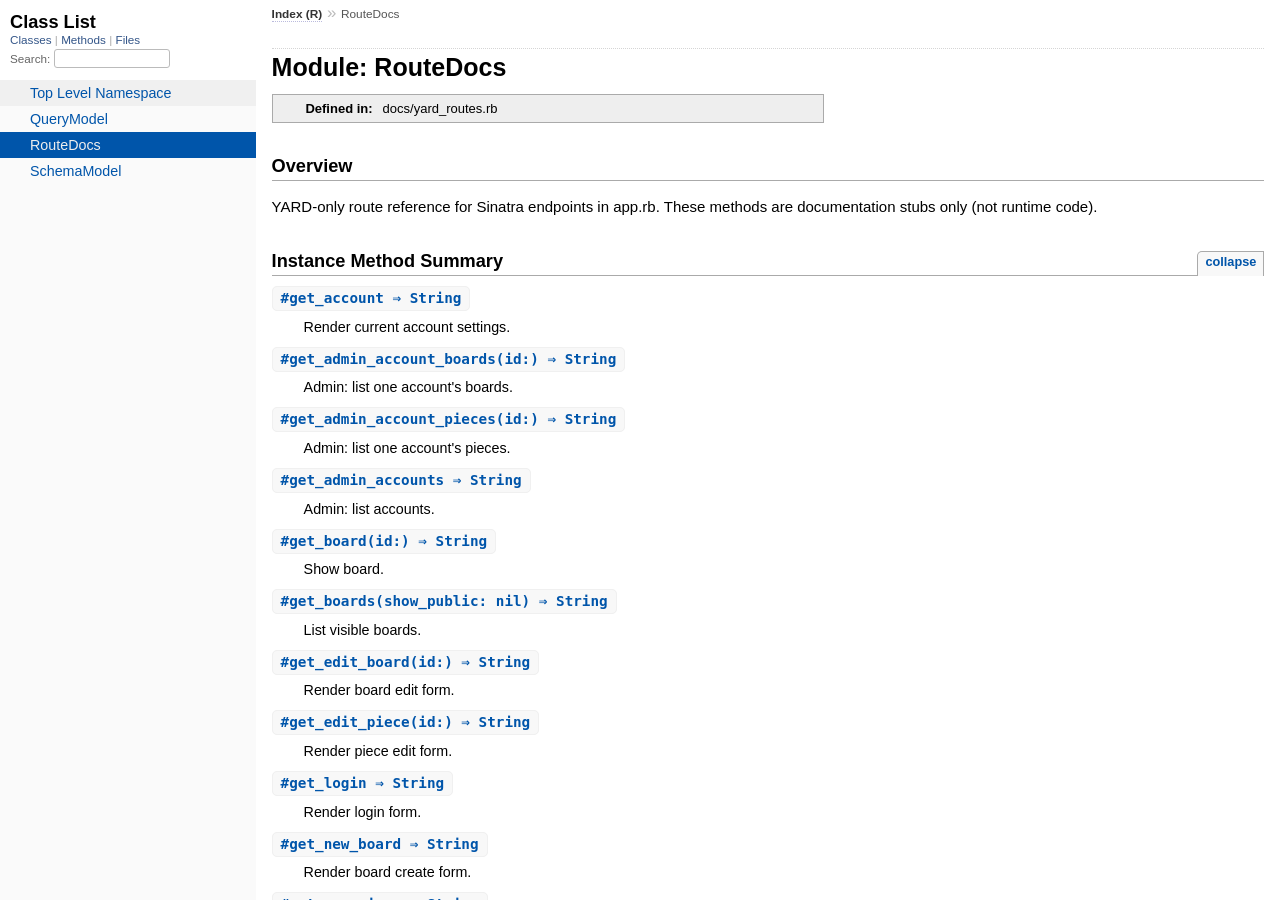
<file: docs/yard/RouteDocs.html>
<!DOCTYPE html>
<html>
  <head>
    <meta charset="utf-8">
<meta name="viewport" content="width=device-width, initial-scale=1.0">
<title>
  Module: RouteDocs
  
    &mdash; WSP
  
</title>

  <link rel="stylesheet" href="css/style.css" type="text/css">

  <link rel="stylesheet" href="css/common.css" type="text/css">

<script type="text/javascript">
  pathId = "RouteDocs";
  relpath = '';
</script>


  <script type="text/javascript" charset="utf-8" src="js/jquery.js"></script>

  <script type="text/javascript" charset="utf-8" src="js/app.js"></script>


  </head>
  <body>
    <div class="nav_wrap">
      <iframe id="nav" src="class_list.html?1"></iframe>
      <div id="resizer"></div>
    </div>

    <div id="main" tabindex="-1">
      <div id="main_progress" aria-hidden="true"></div>
      <div id="header">
        <div id="menu">
  
    <a href="_index.html">Index (R)</a> &raquo;
    
    
    <span class="title">RouteDocs</span>
  
</div>

        <div id="search">
  
    <a class="full_list_link" id="class_list_link"
        href="class_list.html">

        <svg width="24" height="24">
          <rect x="0" y="4" width="24" height="4" rx="1" ry="1"></rect>
          <rect x="0" y="12" width="24" height="4" rx="1" ry="1"></rect>
          <rect x="0" y="20" width="24" height="4" rx="1" ry="1"></rect>
        </svg>
    </a>
  
</div>
        <div class="clear"></div>
      </div>

      <div id="content"><h1>Module: RouteDocs
  
  
  
</h1>
<div class="box_info">
  

  
  
  
  
  

  

  
  <dl>
    <dt>Defined in:</dt>
    <dd>docs/yard_routes.rb
</dd>
  </dl>
  
</div>

<h2>Overview</h2><div class="docstring">
  <div class="discussion">
    <p>YARD-only route reference for Sinatra endpoints in app.rb.
These methods are documentation stubs only (not runtime code).</p>

  </div>
</div>
<div class="tags">
  

</div>






  
    <h2>
      Instance Method Summary
      <small><a href="#" class="summary_toggle">collapse</a></small>
    </h2>

    <ul class="summary">
      
        <li class="public ">
  <span class="summary_signature">
    
      <a href="#get_account-instance_method" title="#get_account (instance method)">#<strong>get_account</strong>  &#x21d2; String </a>
    

    
  </span>
  
  
  
  
  
  
  

  
    <span class="summary_desc"><div class='inline'><p>Render current account settings.</p></div></span>
  
</li>

      
        <li class="public ">
  <span class="summary_signature">
    
      <a href="#get_admin_account_boards-instance_method" title="#get_admin_account_boards (instance method)">#<strong>get_admin_account_boards</strong>(id:)  &#x21d2; String </a>
    

    
  </span>
  
  
  
  
  
  
  

  
    <span class="summary_desc"><div class='inline'><p>Admin: list one account's boards.</p></div></span>
  
</li>

      
        <li class="public ">
  <span class="summary_signature">
    
      <a href="#get_admin_account_pieces-instance_method" title="#get_admin_account_pieces (instance method)">#<strong>get_admin_account_pieces</strong>(id:)  &#x21d2; String </a>
    

    
  </span>
  
  
  
  
  
  
  

  
    <span class="summary_desc"><div class='inline'><p>Admin: list one account's pieces.</p></div></span>
  
</li>

      
        <li class="public ">
  <span class="summary_signature">
    
      <a href="#get_admin_accounts-instance_method" title="#get_admin_accounts (instance method)">#<strong>get_admin_accounts</strong>  &#x21d2; String </a>
    

    
  </span>
  
  
  
  
  
  
  

  
    <span class="summary_desc"><div class='inline'><p>Admin: list accounts.</p></div></span>
  
</li>

      
        <li class="public ">
  <span class="summary_signature">
    
      <a href="#get_board-instance_method" title="#get_board (instance method)">#<strong>get_board</strong>(id:)  &#x21d2; String </a>
    

    
  </span>
  
  
  
  
  
  
  

  
    <span class="summary_desc"><div class='inline'><p>Show board.</p></div></span>
  
</li>

      
        <li class="public ">
  <span class="summary_signature">
    
      <a href="#get_boards-instance_method" title="#get_boards (instance method)">#<strong>get_boards</strong>(show_public: nil)  &#x21d2; String </a>
    

    
  </span>
  
  
  
  
  
  
  

  
    <span class="summary_desc"><div class='inline'><p>List visible boards.</p></div></span>
  
</li>

      
        <li class="public ">
  <span class="summary_signature">
    
      <a href="#get_edit_board-instance_method" title="#get_edit_board (instance method)">#<strong>get_edit_board</strong>(id:)  &#x21d2; String </a>
    

    
  </span>
  
  
  
  
  
  
  

  
    <span class="summary_desc"><div class='inline'><p>Render board edit form.</p></div></span>
  
</li>

      
        <li class="public ">
  <span class="summary_signature">
    
      <a href="#get_edit_piece-instance_method" title="#get_edit_piece (instance method)">#<strong>get_edit_piece</strong>(id:)  &#x21d2; String </a>
    

    
  </span>
  
  
  
  
  
  
  

  
    <span class="summary_desc"><div class='inline'><p>Render piece edit form.</p></div></span>
  
</li>

      
        <li class="public ">
  <span class="summary_signature">
    
      <a href="#get_login-instance_method" title="#get_login (instance method)">#<strong>get_login</strong>  &#x21d2; String </a>
    

    
  </span>
  
  
  
  
  
  
  

  
    <span class="summary_desc"><div class='inline'><p>Render login form.</p></div></span>
  
</li>

      
        <li class="public ">
  <span class="summary_signature">
    
      <a href="#get_new_board-instance_method" title="#get_new_board (instance method)">#<strong>get_new_board</strong>  &#x21d2; String </a>
    

    
  </span>
  
  
  
  
  
  
  

  
    <span class="summary_desc"><div class='inline'><p>Render board create form.</p></div></span>
  
</li>

      
        <li class="public ">
  <span class="summary_signature">
    
      <a href="#get_new_piece-instance_method" title="#get_new_piece (instance method)">#<strong>get_new_piece</strong>  &#x21d2; String </a>
    

    
  </span>
  
  
  
  
  
  
  

  
    <span class="summary_desc"><div class='inline'><p>Render piece create form.</p></div></span>
  
</li>

      
        <li class="public ">
  <span class="summary_signature">
    
      <a href="#get_piece-instance_method" title="#get_piece (instance method)">#<strong>get_piece</strong>(id:)  &#x21d2; String </a>
    

    
  </span>
  
  
  
  
  
  
  

  
    <span class="summary_desc"><div class='inline'><p>Show one piece.</p></div></span>
  
</li>

      
        <li class="public ">
  <span class="summary_signature">
    
      <a href="#get_pieces-instance_method" title="#get_pieces (instance method)">#<strong>get_pieces</strong>(show_public: nil)  &#x21d2; String </a>
    

    
  </span>
  
  
  
  
  
  
  

  
    <span class="summary_desc"><div class='inline'><p>List visible pieces.</p></div></span>
  
</li>

      
        <li class="public ">
  <span class="summary_signature">
    
      <a href="#get_register-instance_method" title="#get_register (instance method)">#<strong>get_register</strong>  &#x21d2; String </a>
    

    
  </span>
  
  
  
  
  
  
  

  
    <span class="summary_desc"><div class='inline'><p>Render register form.</p></div></span>
  
</li>

      
        <li class="public ">
  <span class="summary_signature">
    
      <a href="#get_root-instance_method" title="#get_root (instance method)">#<strong>get_root</strong>  &#x21d2; void </a>
    

    
  </span>
  
  
  
  
  
  
  

  
    <span class="summary_desc"><div class='inline'><p>Redirect root path to pieces index.</p></div></span>
  
</li>

      
        <li class="public ">
  <span class="summary_signature">
    
      <a href="#post_account_delete-instance_method" title="#post_account_delete (instance method)">#<strong>post_account_delete</strong>  &#x21d2; void </a>
    

    
  </span>
  
  
  
  
  
  
  

  
    <span class="summary_desc"><div class='inline'><p>Delete current account and owned content.</p></div></span>
  
</li>

      
        <li class="public ">
  <span class="summary_signature">
    
      <a href="#post_admin_account_delete-instance_method" title="#post_admin_account_delete (instance method)">#<strong>post_admin_account_delete</strong>(id:)  &#x21d2; void </a>
    

    
  </span>
  
  
  
  
  
  
  

  
    <span class="summary_desc"><div class='inline'><p>Admin: delete one account and owned content.</p></div></span>
  
</li>

      
        <li class="public ">
  <span class="summary_signature">
    
      <a href="#post_boards-instance_method" title="#post_boards (instance method)">#<strong>post_boards</strong>(name:, description:, board_size:, placements_json:, is_public: nil)  &#x21d2; void </a>
    

    
  </span>
  
  
  
  
  
  
  

  
    <span class="summary_desc"><div class='inline'><p>Create board.</p></div></span>
  
</li>

      
        <li class="public ">
  <span class="summary_signature">
    
      <a href="#post_delete_board-instance_method" title="#post_delete_board (instance method)">#<strong>post_delete_board</strong>(id:)  &#x21d2; void </a>
    

    
  </span>
  
  
  
  
  
  
  

  
    <span class="summary_desc"><div class='inline'><p>Soft-delete board.</p></div></span>
  
</li>

      
        <li class="public ">
  <span class="summary_signature">
    
      <a href="#post_delete_piece-instance_method" title="#post_delete_piece (instance method)">#<strong>post_delete_piece</strong>(id:)  &#x21d2; void </a>
    

    
  </span>
  
  
  
  
  
  
  

  
    <span class="summary_desc"><div class='inline'><p>Delete piece (or detach if linked by boards).</p></div></span>
  
</li>

      
        <li class="public ">
  <span class="summary_signature">
    
      <a href="#post_login-instance_method" title="#post_login (instance method)">#<strong>post_login</strong>(email:, password:)  &#x21d2; void </a>
    

    
  </span>
  
  
  
  
  
  
  

  
    <span class="summary_desc"><div class='inline'><p>Login account and create session.</p></div></span>
  
</li>

      
        <li class="public ">
  <span class="summary_signature">
    
      <a href="#post_logout-instance_method" title="#post_logout (instance method)">#<strong>post_logout</strong>  &#x21d2; void </a>
    

    
  </span>
  
  
  
  
  
  
  

  
    <span class="summary_desc"><div class='inline'><p>Logout current account.</p></div></span>
  
</li>

      
        <li class="public ">
  <span class="summary_signature">
    
      <a href="#post_pieces-instance_method" title="#post_pieces (instance method)">#<strong>post_pieces</strong>(name:, description:, icon_file: nil, icon_base_color: nil, is_public: nil, method_ids: [], power_ids: [])  &#x21d2; void </a>
    

    
  </span>
  
  
  
  
  
  
  

  
    <span class="summary_desc"><div class='inline'><p>Create piece.</p></div></span>
  
</li>

      
        <li class="public ">
  <span class="summary_signature">
    
      <a href="#post_register-instance_method" title="#post_register (instance method)">#<strong>post_register</strong>(username:, email:, password:, confirm:)  &#x21d2; void </a>
    

    
  </span>
  
  
  
  
  
  
  

  
    <span class="summary_desc"><div class='inline'><p>Register account and login directly.</p></div></span>
  
</li>

      
        <li class="public ">
  <span class="summary_signature">
    
      <a href="#post_update_board-instance_method" title="#post_update_board (instance method)">#<strong>post_update_board</strong>(id:, name:, description:, board_size:, placements_json:, is_public: nil)  &#x21d2; void </a>
    

    
  </span>
  
  
  
  
  
  
  

  
    <span class="summary_desc"><div class='inline'><p>Update board.</p></div></span>
  
</li>

      
        <li class="public ">
  <span class="summary_signature">
    
      <a href="#post_update_piece-instance_method" title="#post_update_piece (instance method)">#<strong>post_update_piece</strong>(id:, name:, description:, icon_file: nil, icon_base_color: nil, is_public: nil, method_ids: [], power_ids: [])  &#x21d2; void </a>
    

    
  </span>
  
  
  
  
  
  
  

  
    <span class="summary_desc"><div class='inline'><p>Update piece.</p></div></span>
  
</li>

      
    </ul>
    
  



  <div id="instance_method_details" class="method_details_list">
    <h2>Instance Method Details</h2>

    
      <div class="method_details first">
  <h3 class="signature first" id="get_account-instance_method">
  
    #<strong>get_account</strong>  &#x21d2; <tt>String</tt> 
  

  

  
</h3><div class="docstring">
  <div class="discussion">
    <p>Render current account settings.
Route: GET /account</p>

  </div>
</div>
<div class="tags">
  
<p class="tag_title">Returns:</p>
<ul class="return">
  
    <li>
      
      
        <span class='type'>(<tt>String</tt>)</span>
      
      
      
        &mdash;
        <div class='inline'><p>HTML</p></div>
      
    </li>
  
</ul>

</div><table class="source_code">
  <tr>
    <td>
      <pre class="lines">


39</pre>
    </td>
    <td>
      <pre class="code"><span class="info file"># File 'docs/yard_routes.rb', line 39</span>

<span class='kw'>def</span> <span class='id identifier rubyid_get_account'>get_account</span><span class='semicolon'>;</span> <span class='kw'>end</span></pre>
    </td>
  </tr>
</table>
</div>
    
      <div class="method_details ">
  <h3 class="signature " id="get_admin_account_boards-instance_method">
  
    #<strong>get_admin_account_boards</strong>(id:)  &#x21d2; <tt>String</tt> 
  

  

  
</h3><div class="docstring">
  <div class="discussion">
    <p>Admin: list one account's boards.
Route: GET /admin/accounts/:id/boards</p>

  </div>
</div>
<div class="tags">
  <p class="tag_title">Parameters:</p>
<ul class="param">
  
    <li>
      
        <span class='name'>id</span>
      
      
        <span class='type'>(<tt>Integer</tt>)</span>
      
      
      
    </li>
  
</ul>

<p class="tag_title">Returns:</p>
<ul class="return">
  
    <li>
      
      
        <span class='type'>(<tt>String</tt>)</span>
      
      
      
        &mdash;
        <div class='inline'><p>HTML</p></div>
      
    </li>
  
</ul>

</div><table class="source_code">
  <tr>
    <td>
      <pre class="lines">


61</pre>
    </td>
    <td>
      <pre class="code"><span class="info file"># File 'docs/yard_routes.rb', line 61</span>

<span class='kw'>def</span> <span class='id identifier rubyid_get_admin_account_boards'>get_admin_account_boards</span><span class='lparen'>(</span><span class='label'>id:</span><span class='rparen'>)</span><span class='semicolon'>;</span> <span class='kw'>end</span></pre>
    </td>
  </tr>
</table>
</div>
    
      <div class="method_details ">
  <h3 class="signature " id="get_admin_account_pieces-instance_method">
  
    #<strong>get_admin_account_pieces</strong>(id:)  &#x21d2; <tt>String</tt> 
  

  

  
</h3><div class="docstring">
  <div class="discussion">
    <p>Admin: list one account's pieces.
Route: GET /admin/accounts/:id/pieces</p>

  </div>
</div>
<div class="tags">
  <p class="tag_title">Parameters:</p>
<ul class="param">
  
    <li>
      
        <span class='name'>id</span>
      
      
        <span class='type'>(<tt>Integer</tt>)</span>
      
      
      
    </li>
  
</ul>

<p class="tag_title">Returns:</p>
<ul class="return">
  
    <li>
      
      
        <span class='type'>(<tt>String</tt>)</span>
      
      
      
        &mdash;
        <div class='inline'><p>HTML</p></div>
      
    </li>
  
</ul>

</div><table class="source_code">
  <tr>
    <td>
      <pre class="lines">


55</pre>
    </td>
    <td>
      <pre class="code"><span class="info file"># File 'docs/yard_routes.rb', line 55</span>

<span class='kw'>def</span> <span class='id identifier rubyid_get_admin_account_pieces'>get_admin_account_pieces</span><span class='lparen'>(</span><span class='label'>id:</span><span class='rparen'>)</span><span class='semicolon'>;</span> <span class='kw'>end</span></pre>
    </td>
  </tr>
</table>
</div>
    
      <div class="method_details ">
  <h3 class="signature " id="get_admin_accounts-instance_method">
  
    #<strong>get_admin_accounts</strong>  &#x21d2; <tt>String</tt> 
  

  

  
</h3><div class="docstring">
  <div class="discussion">
    <p>Admin: list accounts.
Route: GET /admin/accounts</p>

  </div>
</div>
<div class="tags">
  
<p class="tag_title">Returns:</p>
<ul class="return">
  
    <li>
      
      
        <span class='type'>(<tt>String</tt>)</span>
      
      
      
        &mdash;
        <div class='inline'><p>HTML</p></div>
      
    </li>
  
</ul>

</div><table class="source_code">
  <tr>
    <td>
      <pre class="lines">


49</pre>
    </td>
    <td>
      <pre class="code"><span class="info file"># File 'docs/yard_routes.rb', line 49</span>

<span class='kw'>def</span> <span class='id identifier rubyid_get_admin_accounts'>get_admin_accounts</span><span class='semicolon'>;</span> <span class='kw'>end</span></pre>
    </td>
  </tr>
</table>
</div>
    
      <div class="method_details ">
  <h3 class="signature " id="get_board-instance_method">
  
    #<strong>get_board</strong>(id:)  &#x21d2; <tt>String</tt> 
  

  

  
</h3><div class="docstring">
  <div class="discussion">
    <p>Show board.
Route: GET /boards/:id</p>

  </div>
</div>
<div class="tags">
  <p class="tag_title">Parameters:</p>
<ul class="param">
  
    <li>
      
        <span class='name'>id</span>
      
      
        <span class='type'>(<tt>Integer</tt>)</span>
      
      
      
    </li>
  
</ul>

<p class="tag_title">Returns:</p>
<ul class="return">
  
    <li>
      
      
        <span class='type'>(<tt>String</tt>)</span>
      
      
      
        &mdash;
        <div class='inline'><p>HTML</p></div>
      
    </li>
  
</ul>

</div><table class="source_code">
  <tr>
    <td>
      <pre class="lines">


94</pre>
    </td>
    <td>
      <pre class="code"><span class="info file"># File 'docs/yard_routes.rb', line 94</span>

<span class='kw'>def</span> <span class='id identifier rubyid_get_board'>get_board</span><span class='lparen'>(</span><span class='label'>id:</span><span class='rparen'>)</span><span class='semicolon'>;</span> <span class='kw'>end</span></pre>
    </td>
  </tr>
</table>
</div>
    
      <div class="method_details ">
  <h3 class="signature " id="get_boards-instance_method">
  
    #<strong>get_boards</strong>(show_public: nil)  &#x21d2; <tt>String</tt> 
  

  

  
</h3><div class="docstring">
  <div class="discussion">
    <p>List visible boards.
Route: GET /boards</p>

  </div>
</div>
<div class="tags">
  <p class="tag_title">Parameters:</p>
<ul class="param">
  
    <li>
      
        <span class='name'>show_public</span>
      
      
        <span class='type'>(<tt>String</tt>, <tt>nil</tt>)</span>
      
      
        <em class="default">(defaults to: <tt>nil</tt>)</em>
      
      
    </li>
  
</ul>

<p class="tag_title">Returns:</p>
<ul class="return">
  
    <li>
      
      
        <span class='type'>(<tt>String</tt>)</span>
      
      
      
        &mdash;
        <div class='inline'><p>HTML</p></div>
      
    </li>
  
</ul>

</div><table class="source_code">
  <tr>
    <td>
      <pre class="lines">


73</pre>
    </td>
    <td>
      <pre class="code"><span class="info file"># File 'docs/yard_routes.rb', line 73</span>

<span class='kw'>def</span> <span class='id identifier rubyid_get_boards'>get_boards</span><span class='lparen'>(</span><span class='label'>show_public:</span> <span class='kw'>nil</span><span class='rparen'>)</span><span class='semicolon'>;</span> <span class='kw'>end</span></pre>
    </td>
  </tr>
</table>
</div>
    
      <div class="method_details ">
  <h3 class="signature " id="get_edit_board-instance_method">
  
    #<strong>get_edit_board</strong>(id:)  &#x21d2; <tt>String</tt> 
  

  

  
</h3><div class="docstring">
  <div class="discussion">
    <p>Render board edit form.
Route: GET /boards/:id/edit</p>

  </div>
</div>
<div class="tags">
  <p class="tag_title">Parameters:</p>
<ul class="param">
  
    <li>
      
        <span class='name'>id</span>
      
      
        <span class='type'>(<tt>Integer</tt>)</span>
      
      
      
    </li>
  
</ul>

<p class="tag_title">Returns:</p>
<ul class="return">
  
    <li>
      
      
        <span class='type'>(<tt>String</tt>)</span>
      
      
      
        &mdash;
        <div class='inline'><p>HTML</p></div>
      
    </li>
  
</ul>

</div><table class="source_code">
  <tr>
    <td>
      <pre class="lines">


100</pre>
    </td>
    <td>
      <pre class="code"><span class="info file"># File 'docs/yard_routes.rb', line 100</span>

<span class='kw'>def</span> <span class='id identifier rubyid_get_edit_board'>get_edit_board</span><span class='lparen'>(</span><span class='label'>id:</span><span class='rparen'>)</span><span class='semicolon'>;</span> <span class='kw'>end</span></pre>
    </td>
  </tr>
</table>
</div>
    
      <div class="method_details ">
  <h3 class="signature " id="get_edit_piece-instance_method">
  
    #<strong>get_edit_piece</strong>(id:)  &#x21d2; <tt>String</tt> 
  

  

  
</h3><div class="docstring">
  <div class="discussion">
    <p>Render piece edit form.
Route: GET /pieces/:id/edit</p>

  </div>
</div>
<div class="tags">
  <p class="tag_title">Parameters:</p>
<ul class="param">
  
    <li>
      
        <span class='name'>id</span>
      
      
        <span class='type'>(<tt>Integer</tt>)</span>
      
      
      
    </li>
  
</ul>

<p class="tag_title">Returns:</p>
<ul class="return">
  
    <li>
      
      
        <span class='type'>(<tt>String</tt>)</span>
      
      
      
        &mdash;
        <div class='inline'><p>HTML</p></div>
      
    </li>
  
</ul>

</div><table class="source_code">
  <tr>
    <td>
      <pre class="lines">


146</pre>
    </td>
    <td>
      <pre class="code"><span class="info file"># File 'docs/yard_routes.rb', line 146</span>

<span class='kw'>def</span> <span class='id identifier rubyid_get_edit_piece'>get_edit_piece</span><span class='lparen'>(</span><span class='label'>id:</span><span class='rparen'>)</span><span class='semicolon'>;</span> <span class='kw'>end</span></pre>
    </td>
  </tr>
</table>
</div>
    
      <div class="method_details ">
  <h3 class="signature " id="get_login-instance_method">
  
    #<strong>get_login</strong>  &#x21d2; <tt>String</tt> 
  

  

  
</h3><div class="docstring">
  <div class="discussion">
    <p>Render login form.</p>

  </div>
</div>
<div class="tags">
  
<p class="tag_title">Returns:</p>
<ul class="return">
  
    <li>
      
      
        <span class='type'>(<tt>String</tt>)</span>
      
      
      
        &mdash;
        <div class='inline'><p>HTML</p></div>
      
    </li>
  
</ul>

</div><table class="source_code">
  <tr>
    <td>
      <pre class="lines">


12</pre>
    </td>
    <td>
      <pre class="code"><span class="info file"># File 'docs/yard_routes.rb', line 12</span>

<span class='kw'>def</span> <span class='id identifier rubyid_get_login'>get_login</span><span class='semicolon'>;</span> <span class='kw'>end</span></pre>
    </td>
  </tr>
</table>
</div>
    
      <div class="method_details ">
  <h3 class="signature " id="get_new_board-instance_method">
  
    #<strong>get_new_board</strong>  &#x21d2; <tt>String</tt> 
  

  

  
</h3><div class="docstring">
  <div class="discussion">
    <p>Render board create form.
Route: GET /boards/new</p>

  </div>
</div>
<div class="tags">
  
<p class="tag_title">Returns:</p>
<ul class="return">
  
    <li>
      
      
        <span class='type'>(<tt>String</tt>)</span>
      
      
      
        &mdash;
        <div class='inline'><p>HTML</p></div>
      
    </li>
  
</ul>

</div><table class="source_code">
  <tr>
    <td>
      <pre class="lines">


78</pre>
    </td>
    <td>
      <pre class="code"><span class="info file"># File 'docs/yard_routes.rb', line 78</span>

<span class='kw'>def</span> <span class='id identifier rubyid_get_new_board'>get_new_board</span><span class='semicolon'>;</span> <span class='kw'>end</span></pre>
    </td>
  </tr>
</table>
</div>
    
      <div class="method_details ">
  <h3 class="signature " id="get_new_piece-instance_method">
  
    #<strong>get_new_piece</strong>  &#x21d2; <tt>String</tt> 
  

  

  
</h3><div class="docstring">
  <div class="discussion">
    <p>Render piece create form.
Route: GET /pieces/new</p>

  </div>
</div>
<div class="tags">
  
<p class="tag_title">Returns:</p>
<ul class="return">
  
    <li>
      
      
        <span class='type'>(<tt>String</tt>)</span>
      
      
      
        &mdash;
        <div class='inline'><p>HTML</p></div>
      
    </li>
  
</ul>

</div><table class="source_code">
  <tr>
    <td>
      <pre class="lines">


128</pre>
    </td>
    <td>
      <pre class="code"><span class="info file"># File 'docs/yard_routes.rb', line 128</span>

<span class='kw'>def</span> <span class='id identifier rubyid_get_new_piece'>get_new_piece</span><span class='semicolon'>;</span> <span class='kw'>end</span></pre>
    </td>
  </tr>
</table>
</div>
    
      <div class="method_details ">
  <h3 class="signature " id="get_piece-instance_method">
  
    #<strong>get_piece</strong>(id:)  &#x21d2; <tt>String</tt> 
  

  

  
</h3><div class="docstring">
  <div class="discussion">
    <p>Show one piece.
Route: GET /pieces/:id</p>

  </div>
</div>
<div class="tags">
  <p class="tag_title">Parameters:</p>
<ul class="param">
  
    <li>
      
        <span class='name'>id</span>
      
      
        <span class='type'>(<tt>Integer</tt>)</span>
      
      
      
    </li>
  
</ul>

<p class="tag_title">Returns:</p>
<ul class="return">
  
    <li>
      
      
        <span class='type'>(<tt>String</tt>)</span>
      
      
      
        &mdash;
        <div class='inline'><p>HTML</p></div>
      
    </li>
  
</ul>

</div><table class="source_code">
  <tr>
    <td>
      <pre class="lines">


171</pre>
    </td>
    <td>
      <pre class="code"><span class="info file"># File 'docs/yard_routes.rb', line 171</span>

<span class='kw'>def</span> <span class='id identifier rubyid_get_piece'>get_piece</span><span class='lparen'>(</span><span class='label'>id:</span><span class='rparen'>)</span><span class='semicolon'>;</span> <span class='kw'>end</span></pre>
    </td>
  </tr>
</table>
</div>
    
      <div class="method_details ">
  <h3 class="signature " id="get_pieces-instance_method">
  
    #<strong>get_pieces</strong>(show_public: nil)  &#x21d2; <tt>String</tt> 
  

  

  
</h3><div class="docstring">
  <div class="discussion">
    <p>List visible pieces.
Route: GET /pieces</p>

  </div>
</div>
<div class="tags">
  <p class="tag_title">Parameters:</p>
<ul class="param">
  
    <li>
      
        <span class='name'>show_public</span>
      
      
        <span class='type'>(<tt>String</tt>, <tt>nil</tt>)</span>
      
      
        <em class="default">(defaults to: <tt>nil</tt>)</em>
      
      
    </li>
  
</ul>

<p class="tag_title">Returns:</p>
<ul class="return">
  
    <li>
      
      
        <span class='type'>(<tt>String</tt>)</span>
      
      
      
        &mdash;
        <div class='inline'><p>HTML</p></div>
      
    </li>
  
</ul>

</div><table class="source_code">
  <tr>
    <td>
      <pre class="lines">


123</pre>
    </td>
    <td>
      <pre class="code"><span class="info file"># File 'docs/yard_routes.rb', line 123</span>

<span class='kw'>def</span> <span class='id identifier rubyid_get_pieces'>get_pieces</span><span class='lparen'>(</span><span class='label'>show_public:</span> <span class='kw'>nil</span><span class='rparen'>)</span><span class='semicolon'>;</span> <span class='kw'>end</span></pre>
    </td>
  </tr>
</table>
</div>
    
      <div class="method_details ">
  <h3 class="signature " id="get_register-instance_method">
  
    #<strong>get_register</strong>  &#x21d2; <tt>String</tt> 
  

  

  
</h3><div class="docstring">
  <div class="discussion">
    <p>Render register form.</p>

  </div>
</div>
<div class="tags">
  
<p class="tag_title">Returns:</p>
<ul class="return">
  
    <li>
      
      
        <span class='type'>(<tt>String</tt>)</span>
      
      
      
        &mdash;
        <div class='inline'><p>HTML</p></div>
      
    </li>
  
</ul>

</div><table class="source_code">
  <tr>
    <td>
      <pre class="lines">


22</pre>
    </td>
    <td>
      <pre class="code"><span class="info file"># File 'docs/yard_routes.rb', line 22</span>

<span class='kw'>def</span> <span class='id identifier rubyid_get_register'>get_register</span><span class='semicolon'>;</span> <span class='kw'>end</span></pre>
    </td>
  </tr>
</table>
</div>
    
      <div class="method_details ">
  <h3 class="signature " id="get_root-instance_method">
  
    #<strong>get_root</strong>  &#x21d2; <tt>void</tt> 
  

  

  
</h3><div class="docstring">
  <div class="discussion">
    <p class="note returns_void">This method returns an undefined value.</p><p>Redirect root path to pieces index.</p>

  </div>
</div>
<div class="tags">
  

</div><table class="source_code">
  <tr>
    <td>
      <pre class="lines">


8</pre>
    </td>
    <td>
      <pre class="code"><span class="info file"># File 'docs/yard_routes.rb', line 8</span>

<span class='kw'>def</span> <span class='id identifier rubyid_get_root'>get_root</span><span class='semicolon'>;</span> <span class='kw'>end</span></pre>
    </td>
  </tr>
</table>
</div>
    
      <div class="method_details ">
  <h3 class="signature " id="post_account_delete-instance_method">
  
    #<strong>post_account_delete</strong>  &#x21d2; <tt>void</tt> 
  

  

  
</h3><div class="docstring">
  <div class="discussion">
    <p class="note returns_void">This method returns an undefined value.</p><p>Delete current account and owned content.
Route: POST /account/delete</p>

  </div>
</div>
<div class="tags">
  

</div><table class="source_code">
  <tr>
    <td>
      <pre class="lines">


44</pre>
    </td>
    <td>
      <pre class="code"><span class="info file"># File 'docs/yard_routes.rb', line 44</span>

<span class='kw'>def</span> <span class='id identifier rubyid_post_account_delete'>post_account_delete</span><span class='semicolon'>;</span> <span class='kw'>end</span></pre>
    </td>
  </tr>
</table>
</div>
    
      <div class="method_details ">
  <h3 class="signature " id="post_admin_account_delete-instance_method">
  
    #<strong>post_admin_account_delete</strong>(id:)  &#x21d2; <tt>void</tt> 
  

  

  
</h3><div class="docstring">
  <div class="discussion">
    <p class="note returns_void">This method returns an undefined value.</p><p>Admin: delete one account and owned content.
Route: POST /admin/accounts/:id/delete</p>

  </div>
</div>
<div class="tags">
  <p class="tag_title">Parameters:</p>
<ul class="param">
  
    <li>
      
        <span class='name'>id</span>
      
      
        <span class='type'>(<tt>Integer</tt>)</span>
      
      
      
    </li>
  
</ul>


</div><table class="source_code">
  <tr>
    <td>
      <pre class="lines">


67</pre>
    </td>
    <td>
      <pre class="code"><span class="info file"># File 'docs/yard_routes.rb', line 67</span>

<span class='kw'>def</span> <span class='id identifier rubyid_post_admin_account_delete'>post_admin_account_delete</span><span class='lparen'>(</span><span class='label'>id:</span><span class='rparen'>)</span><span class='semicolon'>;</span> <span class='kw'>end</span></pre>
    </td>
  </tr>
</table>
</div>
    
      <div class="method_details ">
  <h3 class="signature " id="post_boards-instance_method">
  
    #<strong>post_boards</strong>(name:, description:, board_size:, placements_json:, is_public: nil)  &#x21d2; <tt>void</tt> 
  

  

  
</h3><div class="docstring">
  <div class="discussion">
    <p class="note returns_void">This method returns an undefined value.</p><p>Create board.
Route: POST /boards</p>

  </div>
</div>
<div class="tags">
  <p class="tag_title">Parameters:</p>
<ul class="param">
  
    <li>
      
        <span class='name'>name</span>
      
      
        <span class='type'>(<tt>String</tt>)</span>
      
      
      
    </li>
  
    <li>
      
        <span class='name'>description</span>
      
      
        <span class='type'>(<tt>String</tt>)</span>
      
      
      
    </li>
  
    <li>
      
        <span class='name'>board_size</span>
      
      
        <span class='type'>(<tt>Integer</tt>)</span>
      
      
      
    </li>
  
    <li>
      
        <span class='name'>placements_json</span>
      
      
        <span class='type'>(<tt>String</tt>)</span>
      
      
      
    </li>
  
    <li>
      
        <span class='name'>is_public</span>
      
      
        <span class='type'>(<tt>String</tt>, <tt>nil</tt>)</span>
      
      
        <em class="default">(defaults to: <tt>nil</tt>)</em>
      
      
    </li>
  
</ul>


</div><table class="source_code">
  <tr>
    <td>
      <pre class="lines">


88</pre>
    </td>
    <td>
      <pre class="code"><span class="info file"># File 'docs/yard_routes.rb', line 88</span>

<span class='kw'>def</span> <span class='id identifier rubyid_post_boards'>post_boards</span><span class='lparen'>(</span><span class='label'>name:</span><span class='comma'>,</span> <span class='label'>description:</span><span class='comma'>,</span> <span class='label'>board_size:</span><span class='comma'>,</span> <span class='label'>placements_json:</span><span class='comma'>,</span> <span class='label'>is_public:</span> <span class='kw'>nil</span><span class='rparen'>)</span><span class='semicolon'>;</span> <span class='kw'>end</span></pre>
    </td>
  </tr>
</table>
</div>
    
      <div class="method_details ">
  <h3 class="signature " id="post_delete_board-instance_method">
  
    #<strong>post_delete_board</strong>(id:)  &#x21d2; <tt>void</tt> 
  

  

  
</h3><div class="docstring">
  <div class="discussion">
    <p class="note returns_void">This method returns an undefined value.</p><p>Soft-delete board.
Route: POST /boards/:id/delete</p>

  </div>
</div>
<div class="tags">
  <p class="tag_title">Parameters:</p>
<ul class="param">
  
    <li>
      
        <span class='name'>id</span>
      
      
        <span class='type'>(<tt>Integer</tt>)</span>
      
      
      
    </li>
  
</ul>


</div><table class="source_code">
  <tr>
    <td>
      <pre class="lines">


117</pre>
    </td>
    <td>
      <pre class="code"><span class="info file"># File 'docs/yard_routes.rb', line 117</span>

<span class='kw'>def</span> <span class='id identifier rubyid_post_delete_board'>post_delete_board</span><span class='lparen'>(</span><span class='label'>id:</span><span class='rparen'>)</span><span class='semicolon'>;</span> <span class='kw'>end</span></pre>
    </td>
  </tr>
</table>
</div>
    
      <div class="method_details ">
  <h3 class="signature " id="post_delete_piece-instance_method">
  
    #<strong>post_delete_piece</strong>(id:)  &#x21d2; <tt>void</tt> 
  

  

  
</h3><div class="docstring">
  <div class="discussion">
    <p class="note returns_void">This method returns an undefined value.</p><p>Delete piece (or detach if linked by boards).
Route: POST /pieces/:id/delete</p>

  </div>
</div>
<div class="tags">
  <p class="tag_title">Parameters:</p>
<ul class="param">
  
    <li>
      
        <span class='name'>id</span>
      
      
        <span class='type'>(<tt>Integer</tt>)</span>
      
      
      
    </li>
  
</ul>


</div><table class="source_code">
  <tr>
    <td>
      <pre class="lines">


165</pre>
    </td>
    <td>
      <pre class="code"><span class="info file"># File 'docs/yard_routes.rb', line 165</span>

<span class='kw'>def</span> <span class='id identifier rubyid_post_delete_piece'>post_delete_piece</span><span class='lparen'>(</span><span class='label'>id:</span><span class='rparen'>)</span><span class='semicolon'>;</span> <span class='kw'>end</span></pre>
    </td>
  </tr>
</table>
</div>
    
      <div class="method_details ">
  <h3 class="signature " id="post_login-instance_method">
  
    #<strong>post_login</strong>(email:, password:)  &#x21d2; <tt>void</tt> 
  

  

  
</h3><div class="docstring">
  <div class="discussion">
    <p class="note returns_void">This method returns an undefined value.</p><p>Login account and create session.</p>

  </div>
</div>
<div class="tags">
  <p class="tag_title">Parameters:</p>
<ul class="param">
  
    <li>
      
        <span class='name'>email</span>
      
      
        <span class='type'>(<tt>String</tt>)</span>
      
      
      
    </li>
  
    <li>
      
        <span class='name'>password</span>
      
      
        <span class='type'>(<tt>String</tt>)</span>
      
      
      
    </li>
  
</ul>


</div><table class="source_code">
  <tr>
    <td>
      <pre class="lines">


18</pre>
    </td>
    <td>
      <pre class="code"><span class="info file"># File 'docs/yard_routes.rb', line 18</span>

<span class='kw'>def</span> <span class='id identifier rubyid_post_login'>post_login</span><span class='lparen'>(</span><span class='label'>email:</span><span class='comma'>,</span> <span class='label'>password:</span><span class='rparen'>)</span><span class='semicolon'>;</span> <span class='kw'>end</span></pre>
    </td>
  </tr>
</table>
</div>
    
      <div class="method_details ">
  <h3 class="signature " id="post_logout-instance_method">
  
    #<strong>post_logout</strong>  &#x21d2; <tt>void</tt> 
  

  

  
</h3><div class="docstring">
  <div class="discussion">
    <p class="note returns_void">This method returns an undefined value.</p><p>Logout current account.</p>

  </div>
</div>
<div class="tags">
  

</div><table class="source_code">
  <tr>
    <td>
      <pre class="lines">


34</pre>
    </td>
    <td>
      <pre class="code"><span class="info file"># File 'docs/yard_routes.rb', line 34</span>

<span class='kw'>def</span> <span class='id identifier rubyid_post_logout'>post_logout</span><span class='semicolon'>;</span> <span class='kw'>end</span></pre>
    </td>
  </tr>
</table>
</div>
    
      <div class="method_details ">
  <h3 class="signature " id="post_pieces-instance_method">
  
    #<strong>post_pieces</strong>(name:, description:, icon_file: nil, icon_base_color: nil, is_public: nil, method_ids: [], power_ids: [])  &#x21d2; <tt>void</tt> 
  

  

  
</h3><div class="docstring">
  <div class="discussion">
    <p class="note returns_void">This method returns an undefined value.</p><p>Create piece.
Route: POST /pieces</p>

  </div>
</div>
<div class="tags">
  <p class="tag_title">Parameters:</p>
<ul class="param">
  
    <li>
      
        <span class='name'>name</span>
      
      
        <span class='type'>(<tt>String</tt>)</span>
      
      
      
    </li>
  
    <li>
      
        <span class='name'>description</span>
      
      
        <span class='type'>(<tt>String</tt>)</span>
      
      
      
    </li>
  
    <li>
      
        <span class='name'>icon_file</span>
      
      
        <span class='type'>(<tt>Hash</tt>, <tt>nil</tt>)</span>
      
      
        <em class="default">(defaults to: <tt>nil</tt>)</em>
      
      
    </li>
  
    <li>
      
        <span class='name'>icon_base_color</span>
      
      
        <span class='type'>(<tt>String</tt>, <tt>nil</tt>)</span>
      
      
        <em class="default">(defaults to: <tt>nil</tt>)</em>
      
      
    </li>
  
    <li>
      
        <span class='name'>is_public</span>
      
      
        <span class='type'>(<tt>String</tt>, <tt>nil</tt>)</span>
      
      
        <em class="default">(defaults to: <tt>nil</tt>)</em>
      
      
    </li>
  
    <li>
      
        <span class='name'>method_ids</span>
      
      
        <span class='type'>(<tt>Array&lt;String&gt;</tt>)</span>
      
      
        <em class="default">(defaults to: <tt>[]</tt>)</em>
      
      
    </li>
  
    <li>
      
        <span class='name'>power_ids</span>
      
      
        <span class='type'>(<tt>Array&lt;String&gt;</tt>)</span>
      
      
        <em class="default">(defaults to: <tt>[]</tt>)</em>
      
      
    </li>
  
</ul>


</div><table class="source_code">
  <tr>
    <td>
      <pre class="lines">


140</pre>
    </td>
    <td>
      <pre class="code"><span class="info file"># File 'docs/yard_routes.rb', line 140</span>

<span class='kw'>def</span> <span class='id identifier rubyid_post_pieces'>post_pieces</span><span class='lparen'>(</span><span class='label'>name:</span><span class='comma'>,</span> <span class='label'>description:</span><span class='comma'>,</span> <span class='label'>icon_file:</span> <span class='kw'>nil</span><span class='comma'>,</span> <span class='label'>icon_base_color:</span> <span class='kw'>nil</span><span class='comma'>,</span> <span class='label'>is_public:</span> <span class='kw'>nil</span><span class='comma'>,</span> <span class='label'>method_ids:</span> <span class='lbracket'>[</span><span class='rbracket'>]</span><span class='comma'>,</span> <span class='label'>power_ids:</span> <span class='lbracket'>[</span><span class='rbracket'>]</span><span class='rparen'>)</span><span class='semicolon'>;</span> <span class='kw'>end</span></pre>
    </td>
  </tr>
</table>
</div>
    
      <div class="method_details ">
  <h3 class="signature " id="post_register-instance_method">
  
    #<strong>post_register</strong>(username:, email:, password:, confirm:)  &#x21d2; <tt>void</tt> 
  

  

  
</h3><div class="docstring">
  <div class="discussion">
    <p class="note returns_void">This method returns an undefined value.</p><p>Register account and login directly.</p>

  </div>
</div>
<div class="tags">
  <p class="tag_title">Parameters:</p>
<ul class="param">
  
    <li>
      
        <span class='name'>username</span>
      
      
        <span class='type'>(<tt>String</tt>)</span>
      
      
      
    </li>
  
    <li>
      
        <span class='name'>email</span>
      
      
        <span class='type'>(<tt>String</tt>)</span>
      
      
      
    </li>
  
    <li>
      
        <span class='name'>password</span>
      
      
        <span class='type'>(<tt>String</tt>)</span>
      
      
      
    </li>
  
    <li>
      
        <span class='name'>confirm</span>
      
      
        <span class='type'>(<tt>String</tt>)</span>
      
      
      
    </li>
  
</ul>


</div><table class="source_code">
  <tr>
    <td>
      <pre class="lines">


30</pre>
    </td>
    <td>
      <pre class="code"><span class="info file"># File 'docs/yard_routes.rb', line 30</span>

<span class='kw'>def</span> <span class='id identifier rubyid_post_register'>post_register</span><span class='lparen'>(</span><span class='label'>username:</span><span class='comma'>,</span> <span class='label'>email:</span><span class='comma'>,</span> <span class='label'>password:</span><span class='comma'>,</span> <span class='label'>confirm:</span><span class='rparen'>)</span><span class='semicolon'>;</span> <span class='kw'>end</span></pre>
    </td>
  </tr>
</table>
</div>
    
      <div class="method_details ">
  <h3 class="signature " id="post_update_board-instance_method">
  
    #<strong>post_update_board</strong>(id:, name:, description:, board_size:, placements_json:, is_public: nil)  &#x21d2; <tt>void</tt> 
  

  

  
</h3><div class="docstring">
  <div class="discussion">
    <p class="note returns_void">This method returns an undefined value.</p><p>Update board.
Route: POST /boards/:id/update</p>

  </div>
</div>
<div class="tags">
  <p class="tag_title">Parameters:</p>
<ul class="param">
  
    <li>
      
        <span class='name'>id</span>
      
      
        <span class='type'>(<tt>Integer</tt>)</span>
      
      
      
    </li>
  
    <li>
      
        <span class='name'>name</span>
      
      
        <span class='type'>(<tt>String</tt>)</span>
      
      
      
    </li>
  
    <li>
      
        <span class='name'>description</span>
      
      
        <span class='type'>(<tt>String</tt>)</span>
      
      
      
    </li>
  
    <li>
      
        <span class='name'>board_size</span>
      
      
        <span class='type'>(<tt>Integer</tt>)</span>
      
      
      
    </li>
  
    <li>
      
        <span class='name'>placements_json</span>
      
      
        <span class='type'>(<tt>String</tt>)</span>
      
      
      
    </li>
  
    <li>
      
        <span class='name'>is_public</span>
      
      
        <span class='type'>(<tt>String</tt>, <tt>nil</tt>)</span>
      
      
        <em class="default">(defaults to: <tt>nil</tt>)</em>
      
      
    </li>
  
</ul>


</div><table class="source_code">
  <tr>
    <td>
      <pre class="lines">


111</pre>
    </td>
    <td>
      <pre class="code"><span class="info file"># File 'docs/yard_routes.rb', line 111</span>

<span class='kw'>def</span> <span class='id identifier rubyid_post_update_board'>post_update_board</span><span class='lparen'>(</span><span class='label'>id:</span><span class='comma'>,</span> <span class='label'>name:</span><span class='comma'>,</span> <span class='label'>description:</span><span class='comma'>,</span> <span class='label'>board_size:</span><span class='comma'>,</span> <span class='label'>placements_json:</span><span class='comma'>,</span> <span class='label'>is_public:</span> <span class='kw'>nil</span><span class='rparen'>)</span><span class='semicolon'>;</span> <span class='kw'>end</span></pre>
    </td>
  </tr>
</table>
</div>
    
      <div class="method_details ">
  <h3 class="signature " id="post_update_piece-instance_method">
  
    #<strong>post_update_piece</strong>(id:, name:, description:, icon_file: nil, icon_base_color: nil, is_public: nil, method_ids: [], power_ids: [])  &#x21d2; <tt>void</tt> 
  

  

  
</h3><div class="docstring">
  <div class="discussion">
    <p class="note returns_void">This method returns an undefined value.</p><p>Update piece.
Route: POST /pieces/:id/update</p>

  </div>
</div>
<div class="tags">
  <p class="tag_title">Parameters:</p>
<ul class="param">
  
    <li>
      
        <span class='name'>id</span>
      
      
        <span class='type'>(<tt>Integer</tt>)</span>
      
      
      
    </li>
  
    <li>
      
        <span class='name'>name</span>
      
      
        <span class='type'>(<tt>String</tt>)</span>
      
      
      
    </li>
  
    <li>
      
        <span class='name'>description</span>
      
      
        <span class='type'>(<tt>String</tt>)</span>
      
      
      
    </li>
  
    <li>
      
        <span class='name'>icon_file</span>
      
      
        <span class='type'>(<tt>Hash</tt>, <tt>nil</tt>)</span>
      
      
        <em class="default">(defaults to: <tt>nil</tt>)</em>
      
      
    </li>
  
    <li>
      
        <span class='name'>icon_base_color</span>
      
      
        <span class='type'>(<tt>String</tt>, <tt>nil</tt>)</span>
      
      
        <em class="default">(defaults to: <tt>nil</tt>)</em>
      
      
    </li>
  
    <li>
      
        <span class='name'>is_public</span>
      
      
        <span class='type'>(<tt>String</tt>, <tt>nil</tt>)</span>
      
      
        <em class="default">(defaults to: <tt>nil</tt>)</em>
      
      
    </li>
  
    <li>
      
        <span class='name'>method_ids</span>
      
      
        <span class='type'>(<tt>Array&lt;String&gt;</tt>)</span>
      
      
        <em class="default">(defaults to: <tt>[]</tt>)</em>
      
      
    </li>
  
    <li>
      
        <span class='name'>power_ids</span>
      
      
        <span class='type'>(<tt>Array&lt;String&gt;</tt>)</span>
      
      
        <em class="default">(defaults to: <tt>[]</tt>)</em>
      
      
    </li>
  
</ul>


</div><table class="source_code">
  <tr>
    <td>
      <pre class="lines">


159</pre>
    </td>
    <td>
      <pre class="code"><span class="info file"># File 'docs/yard_routes.rb', line 159</span>

<span class='kw'>def</span> <span class='id identifier rubyid_post_update_piece'>post_update_piece</span><span class='lparen'>(</span><span class='label'>id:</span><span class='comma'>,</span> <span class='label'>name:</span><span class='comma'>,</span> <span class='label'>description:</span><span class='comma'>,</span> <span class='label'>icon_file:</span> <span class='kw'>nil</span><span class='comma'>,</span> <span class='label'>icon_base_color:</span> <span class='kw'>nil</span><span class='comma'>,</span> <span class='label'>is_public:</span> <span class='kw'>nil</span><span class='comma'>,</span> <span class='label'>method_ids:</span> <span class='lbracket'>[</span><span class='rbracket'>]</span><span class='comma'>,</span> <span class='label'>power_ids:</span> <span class='lbracket'>[</span><span class='rbracket'>]</span><span class='rparen'>)</span><span class='semicolon'>;</span> <span class='kw'>end</span></pre>
    </td>
  </tr>
</table>
</div>
    
  </div>

</div>

      <div id="footer">
  Generated on Thu Apr 16 16:08:28 2026 by
  <a href="https://yardoc.org" title="Yay! A Ruby Documentation Tool" target="_parent">yard</a>
  0.9.41 (ruby-3.3.4).
</div>

    </div>
  </body>
</html>
</file>
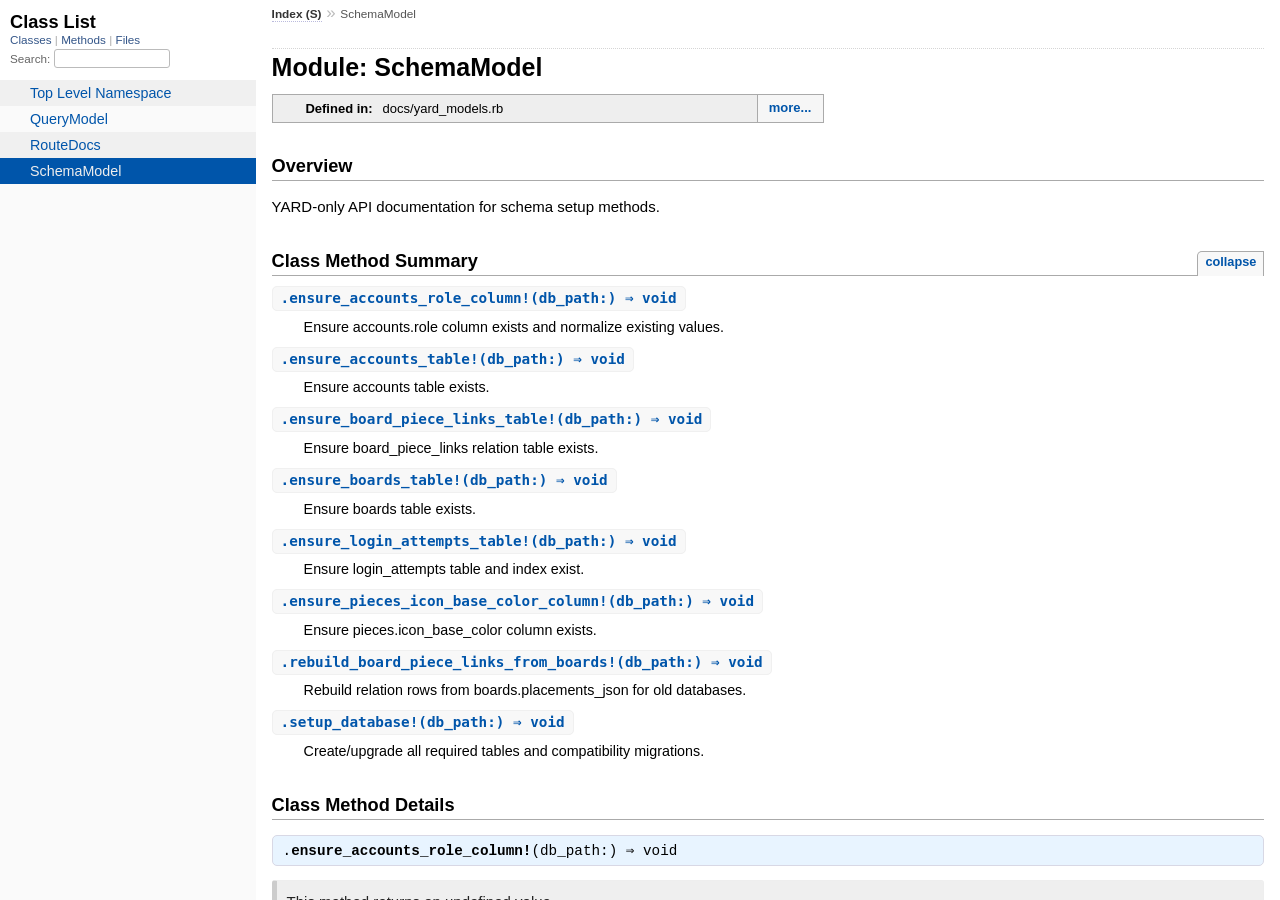
<file: docs/yard/SchemaModel.html>
<!DOCTYPE html>
<html>
  <head>
    <meta charset="utf-8">
<meta name="viewport" content="width=device-width, initial-scale=1.0">
<title>
  Module: SchemaModel
  
    &mdash; WSP
  
</title>

  <link rel="stylesheet" href="css/style.css" type="text/css">

  <link rel="stylesheet" href="css/common.css" type="text/css">

<script type="text/javascript">
  pathId = "SchemaModel";
  relpath = '';
</script>


  <script type="text/javascript" charset="utf-8" src="js/jquery.js"></script>

  <script type="text/javascript" charset="utf-8" src="js/app.js"></script>


  </head>
  <body>
    <div class="nav_wrap">
      <iframe id="nav" src="class_list.html?1"></iframe>
      <div id="resizer"></div>
    </div>

    <div id="main" tabindex="-1">
      <div id="main_progress" aria-hidden="true"></div>
      <div id="header">
        <div id="menu">
  
    <a href="_index.html">Index (S)</a> &raquo;
    
    
    <span class="title">SchemaModel</span>
  
</div>

        <div id="search">
  
    <a class="full_list_link" id="class_list_link"
        href="class_list.html">

        <svg width="24" height="24">
          <rect x="0" y="4" width="24" height="4" rx="1" ry="1"></rect>
          <rect x="0" y="12" width="24" height="4" rx="1" ry="1"></rect>
          <rect x="0" y="20" width="24" height="4" rx="1" ry="1"></rect>
        </svg>
    </a>
  
</div>
        <div class="clear"></div>
      </div>

      <div id="content"><h1>Module: SchemaModel
  
  
  
</h1>
<div class="box_info">
  

  
  
  
  
  

  

  
  <dl>
    <dt>Defined in:</dt>
    <dd>docs/yard_models.rb<span class="defines">,<br>
  model/schema.rb</span>

</dd>
  </dl>
  
</div>

<h2>Overview</h2><div class="docstring">
  <div class="discussion">
    <p>YARD-only API documentation for schema setup methods.</p>

  </div>
</div>
<div class="tags">
  

</div>






  
    <h2>
      Class Method Summary
      <small><a href="#" class="summary_toggle">collapse</a></small>
    </h2>

    <ul class="summary">
      
        <li class="public ">
  <span class="summary_signature">
    
      <a href="#ensure_accounts_role_column!-class_method" title="ensure_accounts_role_column! (class method)">.<strong>ensure_accounts_role_column!</strong>(db_path:)  &#x21d2; void </a>
    

    
  </span>
  
  
  
  
  
  
  

  
    <span class="summary_desc"><div class='inline'><p>Ensure accounts.role column exists and normalize existing values.</p></div></span>
  
</li>

      
        <li class="public ">
  <span class="summary_signature">
    
      <a href="#ensure_accounts_table!-class_method" title="ensure_accounts_table! (class method)">.<strong>ensure_accounts_table!</strong>(db_path:)  &#x21d2; void </a>
    

    
  </span>
  
  
  
  
  
  
  

  
    <span class="summary_desc"><div class='inline'><p>Ensure accounts table exists.</p></div></span>
  
</li>

      
        <li class="public ">
  <span class="summary_signature">
    
      <a href="#ensure_board_piece_links_table!-class_method" title="ensure_board_piece_links_table! (class method)">.<strong>ensure_board_piece_links_table!</strong>(db_path:)  &#x21d2; void </a>
    

    
  </span>
  
  
  
  
  
  
  

  
    <span class="summary_desc"><div class='inline'><p>Ensure board_piece_links relation table exists.</p></div></span>
  
</li>

      
        <li class="public ">
  <span class="summary_signature">
    
      <a href="#ensure_boards_table!-class_method" title="ensure_boards_table! (class method)">.<strong>ensure_boards_table!</strong>(db_path:)  &#x21d2; void </a>
    

    
  </span>
  
  
  
  
  
  
  

  
    <span class="summary_desc"><div class='inline'><p>Ensure boards table exists.</p></div></span>
  
</li>

      
        <li class="public ">
  <span class="summary_signature">
    
      <a href="#ensure_login_attempts_table!-class_method" title="ensure_login_attempts_table! (class method)">.<strong>ensure_login_attempts_table!</strong>(db_path:)  &#x21d2; void </a>
    

    
  </span>
  
  
  
  
  
  
  

  
    <span class="summary_desc"><div class='inline'><p>Ensure login_attempts table and index exist.</p></div></span>
  
</li>

      
        <li class="public ">
  <span class="summary_signature">
    
      <a href="#ensure_pieces_icon_base_color_column!-class_method" title="ensure_pieces_icon_base_color_column! (class method)">.<strong>ensure_pieces_icon_base_color_column!</strong>(db_path:)  &#x21d2; void </a>
    

    
  </span>
  
  
  
  
  
  
  

  
    <span class="summary_desc"><div class='inline'><p>Ensure pieces.icon_base_color column exists.</p></div></span>
  
</li>

      
        <li class="public ">
  <span class="summary_signature">
    
      <a href="#rebuild_board_piece_links_from_boards!-class_method" title="rebuild_board_piece_links_from_boards! (class method)">.<strong>rebuild_board_piece_links_from_boards!</strong>(db_path:)  &#x21d2; void </a>
    

    
  </span>
  
  
  
  
  
  
  

  
    <span class="summary_desc"><div class='inline'><p>Rebuild relation rows from boards.placements_json for old databases.</p></div></span>
  
</li>

      
        <li class="public ">
  <span class="summary_signature">
    
      <a href="#setup_database!-class_method" title="setup_database! (class method)">.<strong>setup_database!</strong>(db_path:)  &#x21d2; void </a>
    

    
  </span>
  
  
  
  
  
  
  

  
    <span class="summary_desc"><div class='inline'><p>Create/upgrade all required tables and compatibility migrations.</p></div></span>
  
</li>

      
    </ul>
    
  



  <div id="class_method_details" class="method_details_list">
    <h2>Class Method Details</h2>

    
      <div class="method_details first">
  <h3 class="signature first" id="ensure_accounts_role_column!-class_method">
  
    .<strong>ensure_accounts_role_column!</strong>(db_path:)  &#x21d2; <tt>void</tt> 
  

  

  
</h3><div class="docstring">
  <div class="discussion">
    <p class="note returns_void">This method returns an undefined value.</p><p>Ensure accounts.role column exists and normalize existing values.</p>

  </div>
</div>
<div class="tags">
  <p class="tag_title">Parameters:</p>
<ul class="param">
  
    <li>
      
        <span class='name'>db_path</span>
      
      
        <span class='type'>(<tt>String</tt>)</span>
      
      
      
    </li>
  
</ul>


</div><table class="source_code">
  <tr>
    <td>
      <pre class="lines">


18
19
20
21
22
23
24
25
26
27
28
29</pre>
    </td>
    <td>
      <pre class="code"><span class="info file"># File 'docs/yard_models.rb', line 18</span>

<span class='kw'>def</span> <span class='id identifier rubyid_ensure_accounts_role_column!'>ensure_accounts_role_column!</span><span class='lparen'>(</span><span class='label'>db_path:</span><span class='rparen'>)</span>
  <span class='id identifier rubyid_conn'>conn</span> <span class='op'>=</span> <span class='const'>SQLite3</span><span class='op'>::</span><span class='const'>Database</span><span class='period'>.</span><span class='id identifier rubyid_new'>new</span><span class='lparen'>(</span><span class='id identifier rubyid_db_path'>db_path</span><span class='rparen'>)</span>
  <span class='id identifier rubyid_table_exists'>table_exists</span> <span class='op'>=</span> <span class='id identifier rubyid_conn'>conn</span><span class='period'>.</span><span class='id identifier rubyid_get_first_value'>get_first_value</span><span class='lparen'>(</span><span class='tstring'><span class='tstring_beg'>&quot;</span><span class='tstring_content'>SELECT 1 FROM sqlite_master WHERE type = &#39;table&#39; AND name = &#39;accounts&#39; LIMIT 1</span><span class='tstring_end'>&quot;</span></span><span class='rparen'>)</span>
  <span class='kw'>return</span> <span class='kw'>unless</span> <span class='id identifier rubyid_table_exists'>table_exists</span>

  <span class='id identifier rubyid_columns'>columns</span> <span class='op'>=</span> <span class='id identifier rubyid_conn'>conn</span><span class='period'>.</span><span class='id identifier rubyid_execute'>execute</span><span class='lparen'>(</span><span class='tstring'><span class='tstring_beg'>&#39;</span><span class='tstring_content'>PRAGMA table_info(accounts)</span><span class='tstring_end'>&#39;</span></span><span class='rparen'>)</span><span class='period'>.</span><span class='id identifier rubyid_map'>map</span> <span class='lbrace'>{</span> <span class='op'>|</span><span class='id identifier rubyid_row'>row</span><span class='op'>|</span> <span class='id identifier rubyid_row'>row</span><span class='lbracket'>[</span><span class='int'>1</span><span class='rbracket'>]</span> <span class='rbrace'>}</span>
  <span class='id identifier rubyid_conn'>conn</span><span class='period'>.</span><span class='id identifier rubyid_execute'>execute</span><span class='lparen'>(</span><span class='tstring'><span class='tstring_beg'>&quot;</span><span class='tstring_content'>ALTER TABLE accounts ADD COLUMN role TEXT NOT NULL DEFAULT &#39;user&#39;</span><span class='tstring_end'>&quot;</span></span><span class='rparen'>)</span> <span class='kw'>unless</span> <span class='id identifier rubyid_columns'>columns</span><span class='period'>.</span><span class='id identifier rubyid_include?'>include?</span><span class='lparen'>(</span><span class='tstring'><span class='tstring_beg'>&#39;</span><span class='tstring_content'>role</span><span class='tstring_end'>&#39;</span></span><span class='rparen'>)</span>
  <span class='id identifier rubyid_conn'>conn</span><span class='period'>.</span><span class='id identifier rubyid_execute'>execute</span><span class='lparen'>(</span><span class='tstring'><span class='tstring_beg'>&quot;</span><span class='tstring_content'>UPDATE accounts SET role = &#39;user&#39; WHERE role IS NULL OR role = &#39;&#39;</span><span class='tstring_end'>&quot;</span></span><span class='rparen'>)</span>
  <span class='id identifier rubyid_conn'>conn</span><span class='period'>.</span><span class='id identifier rubyid_execute'>execute</span><span class='lparen'>(</span><span class='tstring'><span class='tstring_beg'>&quot;</span><span class='tstring_content'>UPDATE accounts SET role = &#39;admin&#39; WHERE id = 1</span><span class='tstring_end'>&quot;</span></span><span class='rparen'>)</span>
<span class='kw'>ensure</span>
  <span class='id identifier rubyid_conn'>conn</span><span class='op'>&amp;.</span><span class='id identifier rubyid_close'>close</span>
<span class='kw'>end</span></pre>
    </td>
  </tr>
</table>
</div>
    
      <div class="method_details ">
  <h3 class="signature " id="ensure_accounts_table!-class_method">
  
    .<strong>ensure_accounts_table!</strong>(db_path:)  &#x21d2; <tt>void</tt> 
  

  

  
</h3><div class="docstring">
  <div class="discussion">
    <p class="note returns_void">This method returns an undefined value.</p><p>Ensure accounts table exists.</p>

  </div>
</div>
<div class="tags">
  <p class="tag_title">Parameters:</p>
<ul class="param">
  
    <li>
      
        <span class='name'>db_path</span>
      
      
        <span class='type'>(<tt>String</tt>)</span>
      
      
      
    </li>
  
</ul>


</div><table class="source_code">
  <tr>
    <td>
      <pre class="lines">


13
14
15
16
17
18
19
20
21
22
23
24
25
26
27
28</pre>
    </td>
    <td>
      <pre class="code"><span class="info file"># File 'docs/yard_models.rb', line 13</span>

<span class='kw'>def</span> <span class='id identifier rubyid_ensure_accounts_table!'>ensure_accounts_table!</span><span class='lparen'>(</span><span class='label'>db_path:</span><span class='rparen'>)</span>
  <span class='id identifier rubyid_conn'>conn</span> <span class='op'>=</span> <span class='const'>SQLite3</span><span class='op'>::</span><span class='const'>Database</span><span class='period'>.</span><span class='id identifier rubyid_new'>new</span><span class='lparen'>(</span><span class='id identifier rubyid_db_path'>db_path</span><span class='rparen'>)</span>
  <span class='id identifier rubyid_conn'>conn</span><span class='period'>.</span><span class='id identifier rubyid_execute'>execute</span> <span class='heredoc_beg'>&lt;&lt;~SQL</span>
<span class='tstring_content'>    CREATE TABLE IF NOT EXISTS accounts (
</span><span class='tstring_content'>      id INTEGER PRIMARY KEY,
</span><span class='tstring_content'>      username TEXT NOT NULL,
</span><span class='tstring_content'>      email TEXT NOT NULL UNIQUE,
</span><span class='tstring_content'>      role TEXT NOT NULL DEFAULT &#39;user&#39;,
</span><span class='tstring_content'>      password_hash TEXT NOT NULL,
</span><span class='tstring_content'>      created_at DATETIME NOT NULL,
</span><span class='tstring_content'>      updated_at DATETIME NOT NULL
</span><span class='tstring_content'>    )
</span><span class='heredoc_end'>  SQL
</span><span class='kw'>ensure</span>
  <span class='id identifier rubyid_conn'>conn</span><span class='op'>&amp;.</span><span class='id identifier rubyid_close'>close</span>
<span class='kw'>end</span></pre>
    </td>
  </tr>
</table>
</div>
    
      <div class="method_details ">
  <h3 class="signature " id="ensure_board_piece_links_table!-class_method">
  
    .<strong>ensure_board_piece_links_table!</strong>(db_path:)  &#x21d2; <tt>void</tt> 
  

  

  
</h3><div class="docstring">
  <div class="discussion">
    <p class="note returns_void">This method returns an undefined value.</p><p>Ensure board_piece_links relation table exists.</p>

  </div>
</div>
<div class="tags">
  <p class="tag_title">Parameters:</p>
<ul class="param">
  
    <li>
      
        <span class='name'>db_path</span>
      
      
        <span class='type'>(<tt>String</tt>)</span>
      
      
      
    </li>
  
</ul>


</div><table class="source_code">
  <tr>
    <td>
      <pre class="lines">


33
34
35
36
37
38
39
40
41
42
43
44
45
46
47
48</pre>
    </td>
    <td>
      <pre class="code"><span class="info file"># File 'docs/yard_models.rb', line 33</span>

<span class='kw'>def</span> <span class='id identifier rubyid_ensure_board_piece_links_table!'>ensure_board_piece_links_table!</span><span class='lparen'>(</span><span class='label'>db_path:</span><span class='rparen'>)</span>
  <span class='id identifier rubyid_conn'>conn</span> <span class='op'>=</span> <span class='const'>SQLite3</span><span class='op'>::</span><span class='const'>Database</span><span class='period'>.</span><span class='id identifier rubyid_new'>new</span><span class='lparen'>(</span><span class='id identifier rubyid_db_path'>db_path</span><span class='rparen'>)</span>
  <span class='id identifier rubyid_conn'>conn</span><span class='period'>.</span><span class='id identifier rubyid_execute'>execute</span> <span class='heredoc_beg'>&lt;&lt;~SQL</span>
<span class='tstring_content'>    CREATE TABLE IF NOT EXISTS board_piece_links (
</span><span class='tstring_content'>      id INTEGER PRIMARY KEY,
</span><span class='tstring_content'>      board_id INTEGER NOT NULL,
</span><span class='tstring_content'>      piece_id INTEGER NOT NULL,
</span><span class='tstring_content'>      created_at DATETIME NOT NULL,
</span><span class='tstring_content'>      UNIQUE(board_id, piece_id),
</span><span class='tstring_content'>      FOREIGN KEY (board_id) REFERENCES boards(id) ON DELETE CASCADE,
</span><span class='tstring_content'>      FOREIGN KEY (piece_id) REFERENCES pieces(id) ON DELETE CASCADE
</span><span class='tstring_content'>    )
</span><span class='heredoc_end'>  SQL
</span><span class='kw'>ensure</span>
  <span class='id identifier rubyid_conn'>conn</span><span class='op'>&amp;.</span><span class='id identifier rubyid_close'>close</span>
<span class='kw'>end</span></pre>
    </td>
  </tr>
</table>
</div>
    
      <div class="method_details ">
  <h3 class="signature " id="ensure_boards_table!-class_method">
  
    .<strong>ensure_boards_table!</strong>(db_path:)  &#x21d2; <tt>void</tt> 
  

  

  
</h3><div class="docstring">
  <div class="discussion">
    <p class="note returns_void">This method returns an undefined value.</p><p>Ensure boards table exists.</p>

  </div>
</div>
<div class="tags">
  <p class="tag_title">Parameters:</p>
<ul class="param">
  
    <li>
      
        <span class='name'>db_path</span>
      
      
        <span class='type'>(<tt>String</tt>)</span>
      
      
      
    </li>
  
</ul>


</div><table class="source_code">
  <tr>
    <td>
      <pre class="lines">


28
29
30
31
32
33
34
35
36
37
38
39
40
41
42
43
44
45
46</pre>
    </td>
    <td>
      <pre class="code"><span class="info file"># File 'docs/yard_models.rb', line 28</span>

<span class='kw'>def</span> <span class='id identifier rubyid_ensure_boards_table!'>ensure_boards_table!</span><span class='lparen'>(</span><span class='label'>db_path:</span><span class='rparen'>)</span>
  <span class='id identifier rubyid_conn'>conn</span> <span class='op'>=</span> <span class='const'>SQLite3</span><span class='op'>::</span><span class='const'>Database</span><span class='period'>.</span><span class='id identifier rubyid_new'>new</span><span class='lparen'>(</span><span class='id identifier rubyid_db_path'>db_path</span><span class='rparen'>)</span>
  <span class='id identifier rubyid_conn'>conn</span><span class='period'>.</span><span class='id identifier rubyid_execute'>execute</span> <span class='heredoc_beg'>&lt;&lt;~SQL</span>
<span class='tstring_content'>    CREATE TABLE IF NOT EXISTS boards (
</span><span class='tstring_content'>      id INTEGER PRIMARY KEY,
</span><span class='tstring_content'>      owner_id INTEGER NOT NULL DEFAULT 0,
</span><span class='tstring_content'>      name TEXT NOT NULL,
</span><span class='tstring_content'>      description TEXT,
</span><span class='tstring_content'>      board_size INTEGER NOT NULL DEFAULT 8,
</span><span class='tstring_content'>      placements_json TEXT NOT NULL DEFAULT &#39;[]&#39;,
</span><span class='tstring_content'>      is_public INTEGER NOT NULL DEFAULT 0 CHECK (is_public IN (0, 1)),
</span><span class='tstring_content'>      deleted_at DATETIME,
</span><span class='tstring_content'>      created_at DATETIME NOT NULL,
</span><span class='tstring_content'>      updated_at DATETIME NOT NULL
</span><span class='tstring_content'>    )
</span><span class='heredoc_end'>  SQL
</span><span class='kw'>ensure</span>
  <span class='id identifier rubyid_conn'>conn</span><span class='op'>&amp;.</span><span class='id identifier rubyid_close'>close</span>
<span class='kw'>end</span></pre>
    </td>
  </tr>
</table>
</div>
    
      <div class="method_details ">
  <h3 class="signature " id="ensure_login_attempts_table!-class_method">
  
    .<strong>ensure_login_attempts_table!</strong>(db_path:)  &#x21d2; <tt>void</tt> 
  

  

  
</h3><div class="docstring">
  <div class="discussion">
    <p class="note returns_void">This method returns an undefined value.</p><p>Ensure login_attempts table and index exist.</p>

  </div>
</div>
<div class="tags">
  <p class="tag_title">Parameters:</p>
<ul class="param">
  
    <li>
      
        <span class='name'>db_path</span>
      
      
        <span class='type'>(<tt>String</tt>)</span>
      
      
      
    </li>
  
</ul>


</div><table class="source_code">
  <tr>
    <td>
      <pre class="lines">


38
39
40
41
42
43
44
45
46
47
48
49
50
51
52</pre>
    </td>
    <td>
      <pre class="code"><span class="info file"># File 'docs/yard_models.rb', line 38</span>

<span class='kw'>def</span> <span class='id identifier rubyid_ensure_login_attempts_table!'>ensure_login_attempts_table!</span><span class='lparen'>(</span><span class='label'>db_path:</span><span class='rparen'>)</span>
  <span class='id identifier rubyid_conn'>conn</span> <span class='op'>=</span> <span class='const'>SQLite3</span><span class='op'>::</span><span class='const'>Database</span><span class='period'>.</span><span class='id identifier rubyid_new'>new</span><span class='lparen'>(</span><span class='id identifier rubyid_db_path'>db_path</span><span class='rparen'>)</span>
  <span class='id identifier rubyid_conn'>conn</span><span class='period'>.</span><span class='id identifier rubyid_execute'>execute</span> <span class='heredoc_beg'>&lt;&lt;~SQL</span>
<span class='tstring_content'>    CREATE TABLE IF NOT EXISTS login_attempts (
</span><span class='tstring_content'>      id INTEGER PRIMARY KEY,
</span><span class='tstring_content'>      email TEXT NOT NULL,
</span><span class='tstring_content'>      ip_address TEXT NOT NULL,
</span><span class='tstring_content'>      success INTEGER NOT NULL CHECK (success IN (0, 1)),
</span><span class='tstring_content'>      created_at DATETIME NOT NULL
</span><span class='tstring_content'>    )
</span><span class='heredoc_end'>  SQL
</span>  <span class='id identifier rubyid_conn'>conn</span><span class='period'>.</span><span class='id identifier rubyid_execute'>execute</span><span class='lparen'>(</span><span class='tstring'><span class='tstring_beg'>&#39;</span><span class='tstring_content'>CREATE INDEX IF NOT EXISTS idx_login_attempts_email_ip_created_at ON login_attempts(email, ip_address, created_at)</span><span class='tstring_end'>&#39;</span></span><span class='rparen'>)</span>
<span class='kw'>ensure</span>
  <span class='id identifier rubyid_conn'>conn</span><span class='op'>&amp;.</span><span class='id identifier rubyid_close'>close</span>
<span class='kw'>end</span></pre>
    </td>
  </tr>
</table>
</div>
    
      <div class="method_details ">
  <h3 class="signature " id="ensure_pieces_icon_base_color_column!-class_method">
  
    .<strong>ensure_pieces_icon_base_color_column!</strong>(db_path:)  &#x21d2; <tt>void</tt> 
  

  

  
</h3><div class="docstring">
  <div class="discussion">
    <p class="note returns_void">This method returns an undefined value.</p><p>Ensure pieces.icon_base_color column exists.</p>

  </div>
</div>
<div class="tags">
  <p class="tag_title">Parameters:</p>
<ul class="param">
  
    <li>
      
        <span class='name'>db_path</span>
      
      
        <span class='type'>(<tt>String</tt>)</span>
      
      
      
    </li>
  
</ul>


</div><table class="source_code">
  <tr>
    <td>
      <pre class="lines">


23
24
25
26
27
28
29
30
31
32
33
34
35</pre>
    </td>
    <td>
      <pre class="code"><span class="info file"># File 'docs/yard_models.rb', line 23</span>

<span class='kw'>def</span> <span class='id identifier rubyid_ensure_pieces_icon_base_color_column!'>ensure_pieces_icon_base_color_column!</span><span class='lparen'>(</span><span class='label'>db_path:</span><span class='rparen'>)</span>
  <span class='id identifier rubyid_conn'>conn</span> <span class='op'>=</span> <span class='const'>SQLite3</span><span class='op'>::</span><span class='const'>Database</span><span class='period'>.</span><span class='id identifier rubyid_new'>new</span><span class='lparen'>(</span><span class='id identifier rubyid_db_path'>db_path</span><span class='rparen'>)</span>
  <span class='id identifier rubyid_table_exists'>table_exists</span> <span class='op'>=</span> <span class='id identifier rubyid_conn'>conn</span><span class='period'>.</span><span class='id identifier rubyid_get_first_value'>get_first_value</span><span class='lparen'>(</span><span class='tstring'><span class='tstring_beg'>&quot;</span><span class='tstring_content'>SELECT 1 FROM sqlite_master WHERE type = &#39;table&#39; AND name = &#39;pieces&#39; LIMIT 1</span><span class='tstring_end'>&quot;</span></span><span class='rparen'>)</span>
  <span class='kw'>return</span> <span class='kw'>unless</span> <span class='id identifier rubyid_table_exists'>table_exists</span>

  <span class='id identifier rubyid_columns'>columns</span> <span class='op'>=</span> <span class='id identifier rubyid_conn'>conn</span><span class='period'>.</span><span class='id identifier rubyid_execute'>execute</span><span class='lparen'>(</span><span class='tstring'><span class='tstring_beg'>&#39;</span><span class='tstring_content'>PRAGMA table_info(pieces)</span><span class='tstring_end'>&#39;</span></span><span class='rparen'>)</span><span class='period'>.</span><span class='id identifier rubyid_map'>map</span> <span class='lbrace'>{</span> <span class='op'>|</span><span class='id identifier rubyid_row'>row</span><span class='op'>|</span> <span class='id identifier rubyid_row'>row</span><span class='lbracket'>[</span><span class='int'>1</span><span class='rbracket'>]</span> <span class='rbrace'>}</span>
  <span class='kw'>return</span> <span class='kw'>if</span> <span class='id identifier rubyid_columns'>columns</span><span class='period'>.</span><span class='id identifier rubyid_include?'>include?</span><span class='lparen'>(</span><span class='tstring'><span class='tstring_beg'>&#39;</span><span class='tstring_content'>icon_base_color</span><span class='tstring_end'>&#39;</span></span><span class='rparen'>)</span>

  <span class='id identifier rubyid_conn'>conn</span><span class='period'>.</span><span class='id identifier rubyid_execute'>execute</span><span class='lparen'>(</span><span class='tstring'><span class='tstring_beg'>&quot;</span><span class='tstring_content'>ALTER TABLE pieces ADD COLUMN icon_base_color TEXT NOT NULL DEFAULT &#39;black&#39;</span><span class='tstring_end'>&quot;</span></span><span class='rparen'>)</span>
  <span class='id identifier rubyid_conn'>conn</span><span class='period'>.</span><span class='id identifier rubyid_execute'>execute</span><span class='lparen'>(</span><span class='tstring'><span class='tstring_beg'>&quot;</span><span class='tstring_content'>UPDATE pieces SET icon_base_color = &#39;black&#39; WHERE icon_base_color IS NULL OR icon_base_color = &#39;&#39;</span><span class='tstring_end'>&quot;</span></span><span class='rparen'>)</span>
<span class='kw'>ensure</span>
  <span class='id identifier rubyid_conn'>conn</span><span class='op'>&amp;.</span><span class='id identifier rubyid_close'>close</span>
<span class='kw'>end</span></pre>
    </td>
  </tr>
</table>
</div>
    
      <div class="method_details ">
  <h3 class="signature " id="rebuild_board_piece_links_from_boards!-class_method">
  
    .<strong>rebuild_board_piece_links_from_boards!</strong>(db_path:)  &#x21d2; <tt>void</tt> 
  

  

  
</h3><div class="docstring">
  <div class="discussion">
    <p class="note returns_void">This method returns an undefined value.</p><p>Rebuild relation rows from boards.placements_json for old databases.</p>

  </div>
</div>
<div class="tags">
  <p class="tag_title">Parameters:</p>
<ul class="param">
  
    <li>
      
        <span class='name'>db_path</span>
      
      
        <span class='type'>(<tt>String</tt>)</span>
      
      
      
    </li>
  
</ul>


</div><table class="source_code">
  <tr>
    <td>
      <pre class="lines">


43
44
45
46
47
48
49
50
51
52
53
54
55
56
57
58
59
60
61
62
63
64
65
66
67
68
69
70
71
72
73
74
75
76
77
78
79
80
81
82
83
84
85</pre>
    </td>
    <td>
      <pre class="code"><span class="info file"># File 'docs/yard_models.rb', line 43</span>

<span class='kw'>def</span> <span class='id identifier rubyid_rebuild_board_piece_links_from_boards!'>rebuild_board_piece_links_from_boards!</span><span class='lparen'>(</span><span class='label'>db_path:</span><span class='rparen'>)</span>
  <span class='id identifier rubyid_conn'>conn</span> <span class='op'>=</span> <span class='const'>SQLite3</span><span class='op'>::</span><span class='const'>Database</span><span class='period'>.</span><span class='id identifier rubyid_new'>new</span><span class='lparen'>(</span><span class='id identifier rubyid_db_path'>db_path</span><span class='rparen'>)</span>
  <span class='id identifier rubyid_boards_exists'>boards_exists</span> <span class='op'>=</span> <span class='id identifier rubyid_conn'>conn</span><span class='period'>.</span><span class='id identifier rubyid_get_first_value'>get_first_value</span><span class='lparen'>(</span><span class='tstring'><span class='tstring_beg'>&quot;</span><span class='tstring_content'>SELECT 1 FROM sqlite_master WHERE type = &#39;table&#39; AND name = &#39;boards&#39; LIMIT 1</span><span class='tstring_end'>&quot;</span></span><span class='rparen'>)</span>
  <span class='id identifier rubyid_links_exists'>links_exists</span> <span class='op'>=</span> <span class='id identifier rubyid_conn'>conn</span><span class='period'>.</span><span class='id identifier rubyid_get_first_value'>get_first_value</span><span class='lparen'>(</span><span class='tstring'><span class='tstring_beg'>&quot;</span><span class='tstring_content'>SELECT 1 FROM sqlite_master WHERE type = &#39;table&#39; AND name = &#39;board_piece_links&#39; LIMIT 1</span><span class='tstring_end'>&quot;</span></span><span class='rparen'>)</span>
  <span class='kw'>return</span> <span class='kw'>unless</span> <span class='id identifier rubyid_boards_exists'>boards_exists</span> <span class='op'>&amp;&amp;</span> <span class='id identifier rubyid_links_exists'>links_exists</span>

  <span class='id identifier rubyid_rows'>rows</span> <span class='op'>=</span> <span class='id identifier rubyid_conn'>conn</span><span class='period'>.</span><span class='id identifier rubyid_execute'>execute</span><span class='lparen'>(</span><span class='tstring'><span class='tstring_beg'>&#39;</span><span class='tstring_content'>SELECT id, placements_json FROM boards WHERE deleted_at IS NULL</span><span class='tstring_end'>&#39;</span></span><span class='rparen'>)</span>
  <span class='id identifier rubyid_now'>now</span> <span class='op'>=</span> <span class='const'>Time</span><span class='period'>.</span><span class='id identifier rubyid_now'>now</span><span class='period'>.</span><span class='id identifier rubyid_utc'>utc</span><span class='period'>.</span><span class='id identifier rubyid_strftime'>strftime</span><span class='lparen'>(</span><span class='tstring'><span class='tstring_beg'>&#39;</span><span class='tstring_content'>%Y-%m-%dT%H:%M:%SZ</span><span class='tstring_end'>&#39;</span></span><span class='rparen'>)</span>

  <span class='id identifier rubyid_conn'>conn</span><span class='period'>.</span><span class='id identifier rubyid_transaction'>transaction</span>
  <span class='id identifier rubyid_conn'>conn</span><span class='period'>.</span><span class='id identifier rubyid_execute'>execute</span><span class='lparen'>(</span><span class='tstring'><span class='tstring_beg'>&#39;</span><span class='tstring_content'>DELETE FROM board_piece_links</span><span class='tstring_end'>&#39;</span></span><span class='rparen'>)</span>

  <span class='id identifier rubyid_rows'>rows</span><span class='period'>.</span><span class='id identifier rubyid_each'>each</span> <span class='kw'>do</span> <span class='op'>|</span><span class='id identifier rubyid_board_id'>board_id</span><span class='comma'>,</span> <span class='id identifier rubyid_placements_raw'>placements_raw</span><span class='op'>|</span>
    <span class='id identifier rubyid_parsed'>parsed</span> <span class='op'>=</span> <span class='kw'>begin</span>
      <span class='id identifier rubyid_value'>value</span> <span class='op'>=</span> <span class='const'>JSON</span><span class='period'>.</span><span class='id identifier rubyid_parse'>parse</span><span class='lparen'>(</span><span class='id identifier rubyid_placements_raw'>placements_raw</span><span class='period'>.</span><span class='id identifier rubyid_to_s'>to_s</span><span class='rparen'>)</span>
      <span class='id identifier rubyid_value'>value</span><span class='period'>.</span><span class='id identifier rubyid_is_a?'>is_a?</span><span class='lparen'>(</span><span class='const'>Array</span><span class='rparen'>)</span> <span class='op'>?</span> <span class='id identifier rubyid_value'>value</span> <span class='op'>:</span> <span class='lbracket'>[</span><span class='rbracket'>]</span>
    <span class='kw'>rescue</span> <span class='const'>JSON</span><span class='op'>::</span><span class='const'>ParserError</span>
      <span class='lbracket'>[</span><span class='rbracket'>]</span>
    <span class='kw'>end</span>

    <span class='id identifier rubyid_piece_ids'>piece_ids</span> <span class='op'>=</span> <span class='id identifier rubyid_parsed'>parsed</span><span class='period'>.</span><span class='id identifier rubyid_filter_map'>filter_map</span> <span class='kw'>do</span> <span class='op'>|</span><span class='id identifier rubyid_entry'>entry</span><span class='op'>|</span>
      <span class='kw'>next</span> <span class='kw'>unless</span> <span class='id identifier rubyid_entry'>entry</span><span class='period'>.</span><span class='id identifier rubyid_is_a?'>is_a?</span><span class='lparen'>(</span><span class='const'>Hash</span><span class='rparen'>)</span>
      <span class='id identifier rubyid_id'>id</span> <span class='op'>=</span> <span class='id identifier rubyid_entry'>entry</span><span class='lbracket'>[</span><span class='tstring'><span class='tstring_beg'>&#39;</span><span class='tstring_content'>piece_id</span><span class='tstring_end'>&#39;</span></span><span class='rbracket'>]</span>
      <span class='kw'>next</span> <span class='kw'>if</span> <span class='id identifier rubyid_id'>id</span><span class='period'>.</span><span class='id identifier rubyid_nil?'>nil?</span>
      <span class='id identifier rubyid_number'>number</span> <span class='op'>=</span> <span class='id identifier rubyid_id'>id</span><span class='period'>.</span><span class='id identifier rubyid_to_i'>to_i</span>
      <span class='kw'>next</span> <span class='kw'>unless</span> <span class='id identifier rubyid_number'>number</span><span class='period'>.</span><span class='id identifier rubyid_positive?'>positive?</span>
      <span class='id identifier rubyid_number'>number</span>
    <span class='kw'>end</span><span class='period'>.</span><span class='id identifier rubyid_uniq'>uniq</span>

    <span class='id identifier rubyid_piece_ids'>piece_ids</span><span class='period'>.</span><span class='id identifier rubyid_each'>each</span> <span class='kw'>do</span> <span class='op'>|</span><span class='id identifier rubyid_piece_id'>piece_id</span><span class='op'>|</span>
      <span class='id identifier rubyid_conn'>conn</span><span class='period'>.</span><span class='id identifier rubyid_execute'>execute</span><span class='lparen'>(</span>
        <span class='tstring'><span class='tstring_beg'>&#39;</span><span class='tstring_content'>INSERT OR IGNORE INTO board_piece_links (board_id, piece_id, created_at) VALUES (?, ?, ?)</span><span class='tstring_end'>&#39;</span></span><span class='comma'>,</span>
        <span class='lbracket'>[</span><span class='id identifier rubyid_board_id'>board_id</span><span class='period'>.</span><span class='id identifier rubyid_to_i'>to_i</span><span class='comma'>,</span> <span class='id identifier rubyid_piece_id'>piece_id</span><span class='comma'>,</span> <span class='id identifier rubyid_now'>now</span><span class='rbracket'>]</span>
      <span class='rparen'>)</span>
    <span class='kw'>end</span>
  <span class='kw'>end</span>

  <span class='id identifier rubyid_conn'>conn</span><span class='period'>.</span><span class='id identifier rubyid_commit'>commit</span>
<span class='kw'>rescue</span> <span class='const'>SQLite3</span><span class='op'>::</span><span class='const'>SQLException</span>
  <span class='id identifier rubyid_conn'>conn</span><span class='op'>&amp;.</span><span class='id identifier rubyid_rollback'>rollback</span>
<span class='kw'>ensure</span>
  <span class='id identifier rubyid_conn'>conn</span><span class='op'>&amp;.</span><span class='id identifier rubyid_close'>close</span>
<span class='kw'>end</span></pre>
    </td>
  </tr>
</table>
</div>
    
      <div class="method_details ">
  <h3 class="signature " id="setup_database!-class_method">
  
    .<strong>setup_database!</strong>(db_path:)  &#x21d2; <tt>void</tt> 
  

  

  
</h3><div class="docstring">
  <div class="discussion">
    <p class="note returns_void">This method returns an undefined value.</p><p>Create/upgrade all required tables and compatibility migrations.</p>

  </div>
</div>
<div class="tags">
  <p class="tag_title">Parameters:</p>
<ul class="param">
  
    <li>
      
        <span class='name'>db_path</span>
      
      
        <span class='type'>(<tt>String</tt>)</span>
      
      
      
        &mdash;
        <div class='inline'><p>Path to SQLite database file.</p></div>
      
    </li>
  
</ul>


</div><table class="source_code">
  <tr>
    <td>
      <pre class="lines">


8
9
10
11
12
13
14
15
16</pre>
    </td>
    <td>
      <pre class="code"><span class="info file"># File 'docs/yard_models.rb', line 8</span>

<span class='kw'>def</span> <span class='id identifier rubyid_setup_database!'>setup_database!</span><span class='lparen'>(</span><span class='label'>db_path:</span><span class='rparen'>)</span>
  <span class='id identifier rubyid_ensure_accounts_table!'>ensure_accounts_table!</span><span class='lparen'>(</span><span class='label'>db_path:</span> <span class='id identifier rubyid_db_path'>db_path</span><span class='rparen'>)</span>
  <span class='id identifier rubyid_ensure_accounts_role_column!'>ensure_accounts_role_column!</span><span class='lparen'>(</span><span class='label'>db_path:</span> <span class='id identifier rubyid_db_path'>db_path</span><span class='rparen'>)</span>
  <span class='id identifier rubyid_ensure_pieces_icon_base_color_column!'>ensure_pieces_icon_base_color_column!</span><span class='lparen'>(</span><span class='label'>db_path:</span> <span class='id identifier rubyid_db_path'>db_path</span><span class='rparen'>)</span>
  <span class='id identifier rubyid_ensure_boards_table!'>ensure_boards_table!</span><span class='lparen'>(</span><span class='label'>db_path:</span> <span class='id identifier rubyid_db_path'>db_path</span><span class='rparen'>)</span>
  <span class='id identifier rubyid_ensure_board_piece_links_table!'>ensure_board_piece_links_table!</span><span class='lparen'>(</span><span class='label'>db_path:</span> <span class='id identifier rubyid_db_path'>db_path</span><span class='rparen'>)</span>
  <span class='id identifier rubyid_ensure_login_attempts_table!'>ensure_login_attempts_table!</span><span class='lparen'>(</span><span class='label'>db_path:</span> <span class='id identifier rubyid_db_path'>db_path</span><span class='rparen'>)</span>
  <span class='id identifier rubyid_rebuild_board_piece_links_from_boards!'>rebuild_board_piece_links_from_boards!</span><span class='lparen'>(</span><span class='label'>db_path:</span> <span class='id identifier rubyid_db_path'>db_path</span><span class='rparen'>)</span>
<span class='kw'>end</span></pre>
    </td>
  </tr>
</table>
</div>
    
  </div>

</div>

      <div id="footer">
  Generated on Thu Apr 16 16:08:28 2026 by
  <a href="https://yardoc.org" title="Yay! A Ruby Documentation Tool" target="_parent">yard</a>
  0.9.41 (ruby-3.3.4).
</div>

    </div>
  </body>
</html>
</file>
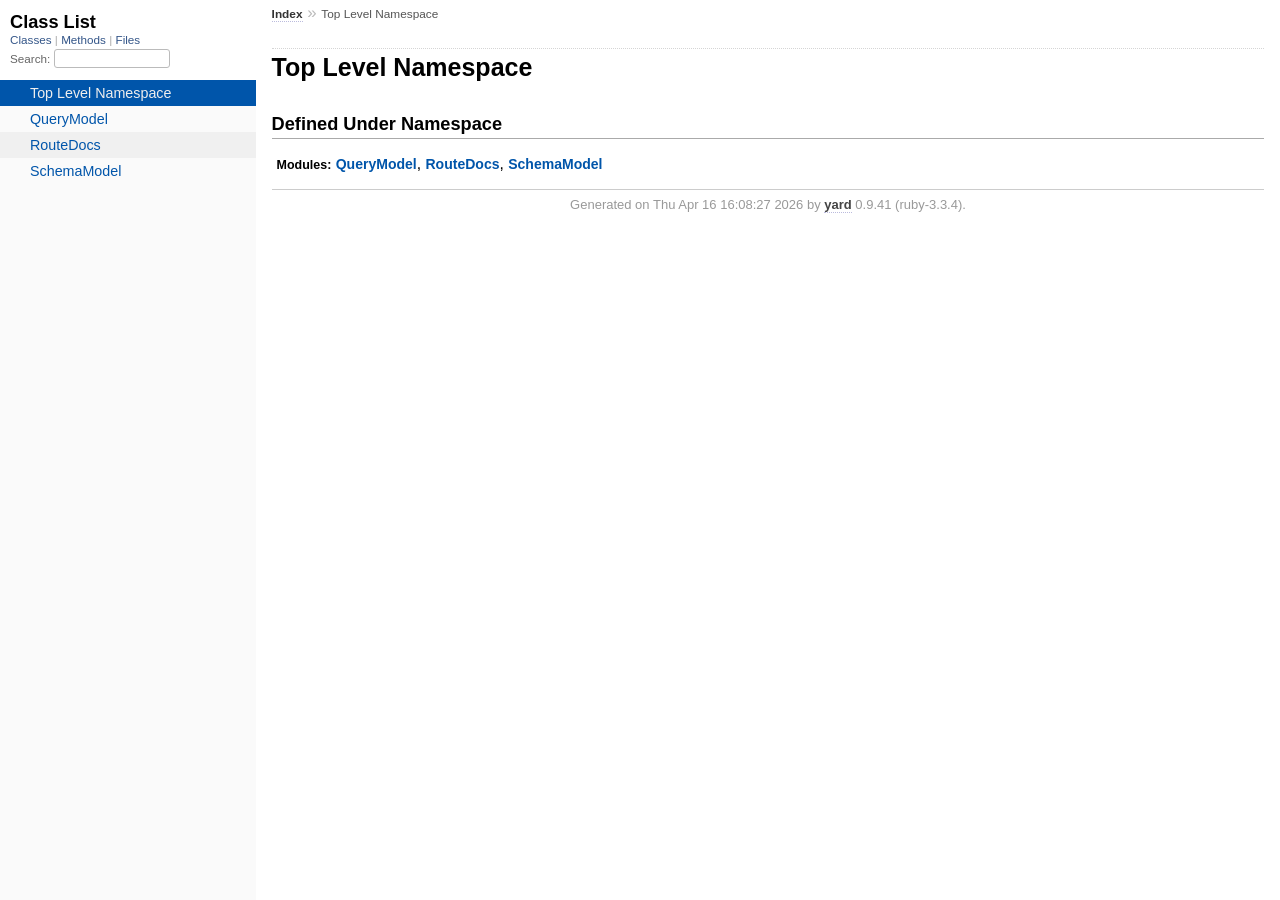
<file: docs/yard/top-level-namespace.html>
<!DOCTYPE html>
<html>
  <head>
    <meta charset="utf-8">
<meta name="viewport" content="width=device-width, initial-scale=1.0">
<title>
  Top Level Namespace
  
    &mdash; WSP
  
</title>

  <link rel="stylesheet" href="css/style.css" type="text/css">

  <link rel="stylesheet" href="css/common.css" type="text/css">

<script type="text/javascript">
  pathId = "";
  relpath = '';
</script>


  <script type="text/javascript" charset="utf-8" src="js/jquery.js"></script>

  <script type="text/javascript" charset="utf-8" src="js/app.js"></script>


  </head>
  <body>
    <div class="nav_wrap">
      <iframe id="nav" src="class_list.html?1"></iframe>
      <div id="resizer"></div>
    </div>

    <div id="main" tabindex="-1">
      <div id="main_progress" aria-hidden="true"></div>
      <div id="header">
        <div id="menu">
  
    <a href="_index.html">Index</a> &raquo;
    
    
    <span class="title">Top Level Namespace</span>
  
</div>

        <div id="search">
  
    <a class="full_list_link" id="class_list_link"
        href="class_list.html">

        <svg width="24" height="24">
          <rect x="0" y="4" width="24" height="4" rx="1" ry="1"></rect>
          <rect x="0" y="12" width="24" height="4" rx="1" ry="1"></rect>
          <rect x="0" y="20" width="24" height="4" rx="1" ry="1"></rect>
        </svg>
    </a>
  
</div>
        <div class="clear"></div>
      </div>

      <div id="content"><h1>Top Level Namespace
  
  
  
</h1>
<div class="box_info">
  

  
  
  
  
  

  

  
</div>

<h2>Defined Under Namespace</h2>
<p class="children">
  
    
      <strong class="modules">Modules:</strong> <span class='object_link'><a href="QueryModel.html" title="QueryModel (module)">QueryModel</a></span>, <span class='object_link'><a href="RouteDocs.html" title="RouteDocs (module)">RouteDocs</a></span>, <span class='object_link'><a href="SchemaModel.html" title="SchemaModel (module)">SchemaModel</a></span>
    
  
    
  
</p>









</div>

      <div id="footer">
  Generated on Thu Apr 16 16:08:27 2026 by
  <a href="https://yardoc.org" title="Yay! A Ruby Documentation Tool" target="_parent">yard</a>
  0.9.41 (ruby-3.3.4).
</div>

    </div>
  </body>
</html>
</file>
<file: docs/yard/css/style.css>
html {
  width: 100%;
  height: 100%;
}
body {
  font-family: "Lucida Sans", "Lucida Grande", Verdana, Arial, sans-serif;
  font-size: 13px;
  width: 100%;
  margin: 0;
  padding: 0;
  display: flex;
}

#nav {
  position: relative;
  width: 100%;
  height: 100%;
  border: 0;
  border-right: 1px dotted #eee;
  overflow: auto;
}
.nav_wrap {
  margin: 0;
  padding: 0;
  width: 20%;
  height: 100%;
  position: relative;
  display: flex;
  flex-shrink: 0;
}
#resizer {
  position: absolute;
  right: -5px;
  top: 0;
  width: 10px;
  height: 100%;
  cursor: col-resize;
  z-index: 9999;
}
#main {
  flex: 5 1;
  outline: none;
  position: relative;
  background: #fff;
  padding: 1.2em;
  padding-top: 0.2em;
  box-sizing: border-box;
}
#main_progress {
  position: absolute;
  top: 0;
  left: 0;
  width: 100%;
  height: 3px;
  overflow: hidden;
  opacity: 0;
  z-index: 20;
  pointer-events: none;
  transition: opacity 0.18s ease;
}
#main_progress::before {
  content: "";
  display: block;
  width: 35%;
  height: 100%;
  background: linear-gradient(90deg, #1b6ac9 0%, #4ea3ff 100%);
  transform: translateX(-120%);
}
#main.loading #main_progress {
  opacity: 1;
}
#main.loading #main_progress::before {
  animation: yard-progress-slide 1s ease-in-out infinite;
}

@keyframes yard-progress-slide {
  0% { transform: translateX(-120%); }
  100% { transform: translateX(320%); }
}

@media (max-width: 920px) {
  body { display: block; }
  .nav_wrap { width: 80vw !important; top: 0; right: 0; overflow: visible; position: absolute; }
  #resizer { display: none; }
  #nav {
    z-index: 9999;
    background: #fff;
    display: none;
    position: absolute;
    top: 40px;
    right: 12px;
    width: 500px;
    max-width: 80%;
    height: 80%;
    overflow-y: scroll;
    border: 1px solid #999;
    border-collapse: collapse;
    box-shadow: -7px 5px 25px #aaa;
    border-radius: 2px;
  }
}

@media (min-width: 920px) {
  body { height: 100%; overflow: hidden; }
  #main { height: 100%; overflow: auto; }
  #search { display: none; }
}

@media (max-width: 320px) {
  body { height: 100%; overflow: hidden; overflow-wrap: break-word; }
  #main { height: 100%; overflow: auto; }
}

#main img { max-width: 100%; }
h1 { font-size: 25px; margin: 1em 0 0.5em; padding-top: 4px; border-top: 1px dotted #d5d5d5; }
h1.noborder { border-top: 0px; margin-top: 0; padding-top: 4px; }
h1.title { margin-bottom: 10px; }
h1.alphaindex { margin-top: 0; font-size: 22px; }
h2 {
  padding: 0;
  padding-bottom: 3px;
  border-bottom: 1px #aaa solid;
  font-size: 1.4em;
  margin: 1.8em 0 0.5em;
  position: relative;
}
h2 small { font-weight: normal; font-size: 0.7em; display: inline; position: absolute; right: 0; }
h2 small a {
  display: block;
  height: 20px;
  border: 1px solid #aaa;
  border-bottom: 0;
  border-top-left-radius: 5px;
  background: #f8f8f8;
  position: relative;
  padding: 2px 7px;
}
a { font-weight: 550; }
.clear { clear: both; }
.inline { display: inline; }
.inline p:first-child { display: inline; }
.docstring, .tags, #filecontents { font-size: 15px; line-height: 1.5145em; }
.docstring p > code, .docstring p > tt, .tags p > code, .tags p > tt {
  color: #c7254e; background: #f9f2f4; padding: 2px 4px; font-size: 1em;
  border-radius: 4px;
}
.docstring h1, .docstring h2, .docstring h3, .docstring h4 { padding: 0; border: 0; border-bottom: 1px dotted #bbb; }
.docstring h1 { font-size: 1.2em; }
.docstring h2 { font-size: 1.1em; }
.docstring h3, .docstring h4 { font-size: 1em; border-bottom: 0; padding-top: 10px; }
.summary_desc .object_link a, .docstring .object_link a {
  font-family: monospace; font-size: 1.05em;
  color: #05a; background: #EDF4FA; padding: 2px 4px; font-size: 1em;
  border-radius: 4px;
}
.rdoc-term { padding-right: 25px; font-weight: bold; }
.rdoc-list p { margin: 0; padding: 0; margin-bottom: 4px; }
.summary_desc pre.code .object_link a, .docstring pre.code .object_link a {
  padding: 0px; background: inherit; color: inherit; border-radius: inherit;
}

/* style for <table> */
#filecontents table, .docstring table { border-collapse: collapse; }
#filecontents table th, #filecontents table td,
.docstring table th, .docstring table td { border: 1px solid #ccc; padding: 8px; padding-right: 17px; }
#filecontents table tr:nth-child(odd),
.docstring table tr:nth-child(odd) { background: #eee; }
#filecontents table tr:nth-child(even),
.docstring table tr:nth-child(even) { background: #fff; }
#filecontents table th, .docstring table th { background: #fff; }

/* style for <ul> */
#filecontents li > p, .docstring li > p { margin: 0px; }
#filecontents ul, .docstring ul { padding-left: 20px; }
/* style for <dl> */
#filecontents dl, .docstring dl { border: 1px solid #ccc; }
#filecontents dt, .docstring dt { background: #ddd; font-weight: bold; padding: 3px 5px; }
#filecontents dd, .docstring dd { padding: 5px 0px; margin-left: 18px; }
#filecontents dd > p, .docstring dd > p { margin: 0px; }

.note {
  color: #222;
  margin: 20px 0;
  padding: 10px;
  border: 1px solid #eee;
  border-radius: 3px;
  display: block;
}
.docstring .note {
  border-left-color: #ccc;
  border-left-width: 5px;
}
.note.todo { background: #ffffc5; border-color: #ececaa; }
.note.returns_void { background: #efefef; }
.note.deprecated { background: #ffe5e5; border-color: #e9dada; }
.note.title.deprecated { background: #ffe5e5; border-color: #e9dada; }
.note.private { background: #ffffc5; border-color: #ececaa; }
.note.title { padding: 3px 6px; font-size: 0.9em; font-family: "Lucida Sans", "Lucida Grande", Verdana, Arial, sans-serif; display: inline; }
.summary_signature + .note.title { margin-left: 7px; }
h1 .note.title { font-size: 0.5em; font-weight: normal; padding: 3px 5px; position: relative; top: -3px; text-transform: capitalize; }
.note.title { background: #efefef; }
.note.title.constructor { color: #fff; background: #6a98d6; border-color: #6689d6; }
.note.title.writeonly { color: #fff; background: #45a638; border-color: #2da31d; }
.note.title.readonly { color: #fff; background: #6a98d6; border-color: #6689d6; }
.note.title.private { background: #d5d5d5; border-color: #c5c5c5; }
.note.title.not_defined_here { background: transparent; border: none; font-style: italic; }
.discussion .note { margin-top: 6px; }
.discussion .note:first-child { margin-top: 0; }

h3.inherited {
  font-style: italic;
  font-family: "Lucida Sans", "Lucida Grande", Verdana, Arial, sans-serif;
  font-weight: normal;
  padding: 0;
  margin: 0;
  margin-top: 12px;
  margin-bottom: 3px;
  font-size: 13px;
}
p.inherited {
  padding: 0;
  margin: 0;
  margin-left: 25px;
}

.box_info dl {
  margin: 0;
  border: 0;
  width: 100%;
  font-size: 1em;
  display: flex;
}
.box_info dl dt {
  flex-shrink: 0;
  width: 100px;
  text-align: right;
  font-weight: bold;
  border: 1px solid #aaa;
  border-width: 1px 0px 0px 1px;
  padding: 6px 0;
  padding-right: 10px;
}
.box_info dl dd {
  flex-grow: 1;
  max-width: 420px;
  padding: 6px 0;
  padding-right: 20px;
  border: 1px solid #aaa;
  border-width: 1px 1px 0 0;
  overflow: hidden;
  position: relative;
}
.box_info dl:last-child > * {
  border-bottom: 1px solid #aaa;
}
.box_info dl:nth-child(odd) > * { background: #eee; }
.box_info dl:nth-child(even) > * { background: #fff; }
.box_info dl > * { margin: 0; }

ul.toplevel { list-style: none; padding-left: 0; font-size: 1.1em; }
.index_inline_list { padding-left: 0; font-size: 1.1em; }

.index_inline_list li {
  list-style: none;
  display: inline-block;
  padding: 0 12px;
  line-height: 30px;
  margin-bottom: 5px;
}

dl.constants { margin-left: 10px; }
dl.constants dt { font-weight: bold; font-size: 1.1em; margin-bottom: 5px; }
dl.constants.compact dt { display: inline-block; font-weight: normal }
dl.constants dd { width: 75%; white-space: pre; font-family: monospace; margin-bottom: 18px; }
dl.constants .docstring .note:first-child { margin-top: 5px; }

.summary_desc {
  margin-left: 32px;
  display: block;
  font-family: sans-serif;
  font-size: 1.1em;
  margin-top: 8px;
  line-height: 1.5145em;
  margin-bottom: 0.8em;
}
.summary_desc tt { font-size: 0.9em; }
dl.constants .note { padding: 2px 6px; padding-right: 12px; margin-top: 6px; }
dl.constants .docstring { margin-left: 32px; font-size: 0.9em; font-weight: normal; }
dl.constants .tags { padding-left: 32px; font-size: 0.9em; line-height: 0.8em; }
dl.constants .discussion *:first-child { margin-top: 0; }
dl.constants .discussion *:last-child { margin-bottom: 0; }

.method_details { border-top: 1px dotted #ccc; margin-top: 25px; padding-top: 0; }
.method_details.first { border: 0; margin-top: 5px; }
.method_details.first h3.signature { margin-top: 1em; }
p.signature, h3.signature {
  font-size: 1.1em; font-weight: normal; font-family: Monaco, Consolas, Courier, monospace;
  padding: 6px 10px; margin-top: 1em;
  background: #E8F4FF; border: 1px solid #d8d8e5; border-radius: 5px;
}
p.signature tt,
h3.signature tt { font-family: Monaco, Consolas, Courier, monospace; }
p.signature .overload,
h3.signature .overload { display: block; }
p.signature .extras,
h3.signature .extras { font-weight: normal; font-family: sans-serif; color: #444; font-size: 1em; }
p.signature .not_defined_here,
h3.signature .not_defined_here,
p.signature .aliases,
h3.signature .aliases { display: block; font-weight: normal; font-size: 0.9em; font-family: sans-serif; margin-top: 0px; color: #555; }
p.signature .aliases .names,
h3.signature .aliases .names { font-family: Monaco, Consolas, Courier, monospace; font-weight: bold; color: #000; font-size: 1.2em; }

.tags .tag_title { font-size: 1.05em; margin-bottom: 0; font-weight: bold; }
.tags .tag_title tt { color: initial; padding: initial; background: initial; }
.tags ul { margin-top: 5px; padding-left: 30px; list-style: square; }
.tags ul li { margin-bottom: 3px; }
.tags ul .name { font-family: monospace; font-weight: bold; }
.tags ul .note { padding: 3px 6px; }
.tags { margin-bottom: 12px; }

.tags .examples .tag_title { margin-bottom: 10px; font-weight: bold; }
.tags .examples .inline p { padding: 0; margin: 0; font-weight: bold; font-size: 1em; }
.tags .examples .inline p:before { content: "▸"; font-size: 1em; margin-right: 5px; }

.tags .overload .overload_item { list-style: none; margin-bottom: 25px; }
.tags .overload .overload_item .signature {
  padding: 2px 8px;
  background: #F1F8FF; border: 1px solid #d8d8e5; border-radius: 3px;
}
.tags .overload .signature { margin-left: -15px; font-family: monospace; display: block; font-size: 1.1em; }
.tags .overload .docstring { margin-top: 15px; }

.defines { display: none; }

#method_missing_details .notice.this { position: relative; top: -8px; color: #888; padding: 0; margin: 0; }

.showSource { font-size: 0.9em; }
.showSource a, .showSource a:visited { text-decoration: none; color: #666; }

#content a, #content a:visited { text-decoration: none; color: #05a; }
#content a:hover { background: #ffffa5; }

ul.summary {
  list-style: none;
  font-family: monospace;
  font-size: 1em;
  line-height: 1.5em;
  padding-left: 0px;
}
ul.summary a, ul.summary a:visited {
  text-decoration: none; font-size: 1.1em;
}
ul.summary li { margin-bottom: 5px; }
.summary_signature { padding: 4px 8px; background: #f8f8f8; border: 1px solid #f0f0f0; border-radius: 5px; }
.summary_signature:hover { background: #CFEBFF; border-color: #A4CCDA; cursor: pointer; }
.summary_signature.deprecated { background: #ffe5e5; border-color: #e9dada; }
ul.summary.compact li { display: inline-block; margin: 0px 5px 0px 0px; line-height: 2.6em;}
ul.summary.compact .summary_signature { padding: 5px 7px; padding-right: 4px; }
#content .summary_signature:hover a,
#content .summary_signature:hover a:visited {
  background: transparent;
  color: #049;
}

p.inherited a { font-family: monospace; font-size: 0.9em; }
p.inherited { word-spacing: 5px; font-size: 1.2em; }

p.children { font-size: 1.2em; }
p.children a { font-size: 0.9em; }
p.children strong { font-size: 0.8em; }
p.children strong.modules { padding-left: 5px; }

ul.fullTree { display: none; padding-left: 0; list-style: none; margin-left: 0; margin-bottom: 10px; }
ul.fullTree ul { margin-left: 0; padding-left: 0; list-style: none; }
ul.fullTree li { text-align: center; padding-top: 18px; padding-bottom: 12px; background: url([data-uri]) no-repeat top center; }
ul.fullTree li:first-child { padding-top: 0; background: transparent; }
ul.fullTree li:last-child { padding-bottom: 0; }
.showAll ul.fullTree { display: block; }
.showAll .inheritName { display: none; }

#search { position: absolute; right: 12px; top: 0px; z-index: 9000; }
#search a {
  display: block; float: left;
  padding: 4px 8px; text-decoration: none; color: #05a; fill: #05a;
  border: 1px solid #d8d8e5;
  border-bottom-left-radius: 3px; border-bottom-right-radius: 3px;
  background: #F1F8FF;
  box-shadow: -1px 1px 3px #ddd;
}
#search a:hover { background: #f5faff; color: #06b; fill: #06b; }
#search a.active {
  background: #568; padding-bottom: 20px; color: #fff; fill: #fff;
  border: 1px solid #457;
  border-top-left-radius: 5px; border-top-right-radius: 5px;
}
#search a.inactive { color: #999; fill: #999; }
.inheritanceTree, .toggleDefines {
  float: right;
  border-left: 1px solid #aaa;
  position: absolute; top: 0; right: 0;
  height: 100%;
  background: #f6f6f6;
  padding: 5px;
  min-width: 55px;
  text-align: center;
}

#menu { font-size: 1.3em; color: #bbb; }
#menu .title, #menu a { font-size: 0.7em; }
#menu .title a { font-size: 1em; }
#menu .title { color: #555; }
#menu a, #menu a:visited { color: #333; text-decoration: none; border-bottom: 1px dotted #bbd; }
#menu a:hover { color: #05a; }

#footer { margin-top: 15px; border-top: 1px solid #ccc; text-align: center; padding: 7px 0; color: #999; }
#footer a, #footer a:visited { color: #444; text-decoration: none; border-bottom: 1px dotted #bbd; }
#footer a:hover { color: #05a; }

#listing ul.alpha { font-size: 1.1em; }
#listing ul.alpha { margin: 0; padding: 0; padding-bottom: 10px; list-style: none; }
#listing ul.alpha li.letter { font-size: 1.4em; padding-bottom: 10px; }
#listing ul.alpha ul { margin: 0; padding-left: 15px; }
#listing ul small { color: #666; font-size: 0.7em; }

li.r1 { background: #f0f0f0; }
li.r2 { background: #fafafa; }

#content ul.summary li.deprecated .summary_signature a,
#content ul.summary li.deprecated .summary_signature a:visited { text-decoration: line-through; font-style: italic; }

#toc {
  position: relative;
  float: right;
  overflow-x: auto;
  right: -3px;
  margin-left: 20px;
  margin-bottom: 20px;
  padding: 20px; padding-right: 30px;
  max-width: 300px;
  z-index: 5000;
  background: #fefefe;
  border: 1px solid #ddd;
  box-shadow: -2px 2px 6px #bbb;
}
#toc .title { margin: 0; }
#toc ol { padding-left: 1.8em; }
#toc li { font-size: 1.1em; line-height: 1.7em; }
#toc > ol > li { font-size: 1.1em; font-weight: bold; }
#toc ol > li > ol { font-size: 0.9em; }
#toc ol ol > li > ol { padding-left: 2.3em; }
#toc ol + li { margin-top: 0.3em; }
#toc.hidden { padding: 10px; background: #fefefe; box-shadow: none; }
#toc.hidden:hover { background: #fafafa; }
#filecontents h1 + #toc.nofloat { margin-top: 0; }
@media (max-width: 560px) {
  #toc {
    margin-left: 0;
    margin-top: 16px;
    float: none;
    max-width: none;
  }
}

/* syntax highlighting */
.source_code { display: none; padding: 3px 8px; border-left: 8px solid #ddd; margin-top: 5px; }
#filecontents pre.code, .docstring pre.code, .source_code pre { font-family: monospace; }
#filecontents pre.code, .docstring pre.code { display: block; }
.source_code .lines { padding-right: 12px; color: #555; text-align: right; }
#filecontents pre.code, .docstring pre.code,
.tags pre.example {
  padding: 9px 14px;
  margin-top: 4px;
  border: 1px solid #e1e1e8;
  background: #f7f7f9;
  border-radius: 4px;
  font-size: 1em;
  overflow-x: auto;
  line-height: 1.2em;
}
pre.code { color: #000; tab-size: 2; }
pre.code .info.file { color: #555; }
pre.code .val { color: #036A07; }
pre.code .tstring_content,
pre.code .heredoc_beg, pre.code .heredoc_end,
pre.code .qwords_beg, pre.code .qwords_end, pre.code .qwords_sep,
pre.code .words_beg, pre.code .words_end, pre.code .words_sep,
pre.code .qsymbols_beg, pre.code .qsymbols_end, pre.code .qsymbols_sep,
pre.code .symbols_beg, pre.code .symbols_end, pre.code .symbols_sep,
pre.code .tstring, pre.code .dstring { color: #036A07; }
pre.code .fid, pre.code .rubyid_new, pre.code .rubyid_to_s,
pre.code .rubyid_to_sym, pre.code .rubyid_to_f,
pre.code .dot + pre.code .id,
pre.code .rubyid_to_i pre.code .rubyid_each { color: #0085FF; }
pre.code .comment { color: #0066FF; }
pre.code .const, pre.code .constant { color: #585CF6; }
pre.code .label,
pre.code .symbol { color: #C5060B; }
pre.code .kw,
pre.code .rubyid_require,
pre.code .rubyid_extend,
pre.code .rubyid_include { color: #0000FF; }
pre.code .ivar { color: #318495; }
pre.code .gvar,
pre.code .rubyid_backref,
pre.code .rubyid_nth_ref { color: #6D79DE; }
pre.code .regexp, .dregexp { color: #036A07; }
pre.code a { border-bottom: 1px dotted #bbf; }
/* inline code */
*:not(pre) > code {
	padding: 1px 3px 1px 3px;
	border: 1px solid #E1E1E8;
	background: #F7F7F9;
	border-radius: 4px;
}

/* Color fix for links */
#content .summary_desc pre.code .id > .object_link a, /* identifier */
#content .docstring pre.code .id > .object_link a { color: #0085FF; }
#content .summary_desc pre.code .const > .object_link a, /* constant */
#content .docstring pre.code .const > .object_link a { color: #585CF6; }
</file>
<file: docs/yard/css/common.css>
/* Override this file with custom rules */
</file>
<file: docs/yard/css/full_list.css>
body {
  margin: 0;
  font-family: "Lucida Sans", "Lucida Grande", Verdana, Arial, sans-serif;
  font-size: 13px;
  height: 101%;
  overflow-x: hidden;
  background: #fafafa;
}

h1 { padding: 12px 10px; padding-bottom: 0; margin: 0; font-size: 1.4em; }
.clear { clear: both; }
.fixed_header { position: fixed; background: #fff; width: 100%; padding-bottom: 10px; margin-top: 0; top: 0; z-index: 9999; height: 70px; }
#search { position: absolute; right: 5px; top: 9px; padding-left: 24px; }
#content.insearch #search, #content.insearch #noresults { background: url([data-uri]) no-repeat center left; }
#full_list { padding: 0; list-style: none; margin-left: 0; margin-top: 80px; font-size: 1.1em; }
#full_list ul { padding: 0; }
#full_list li { padding: 0; margin: 0; list-style: none; }
#full_list li .item { padding: 5px 5px 5px 12px; }
#noresults { padding: 7px 12px; background: #fff; }
#content.insearch #noresults { margin-left: 7px; }
li.collapsed ul { display: none; }
li a.toggle { cursor: default; position: relative; left: -5px; top: 4px; text-indent: -999px; width: 10px; height: 9px; margin-left: -10px; display: block; float: left; background: url([data-uri]) no-repeat bottom left; }
li.collapsed a.toggle { cursor: default; background-position: top left; }
li { color: #666; cursor: pointer; }
li.deprecated { text-decoration: line-through; font-style: italic; }
li.odd { background: #f0f0f0; }
li.even { background: #fafafa; }
.item:hover { background: #ddd; }
li small:before { content: "("; }
li small:after { content: ")"; }
li small.search_info { display: none; }
a, a:visited { text-decoration: none; color: #05a; }
li.clicked > .item { background: #05a; color: #ccc; }
li.clicked > .item a, li.clicked > .item a:visited { color: #eee; }
li.clicked > .item a.toggle { opacity: 0.5; background-position: bottom right; }
li.collapsed.clicked a.toggle { background-position: top right; }
#search input { border: 1px solid #bbb; border-radius: 3px; }
#full_list_nav { margin-left: 10px; font-size: 0.9em; display: block; color: #aaa; }
#full_list_nav a, #nav a:visited { color: #358; }
#full_list_nav a:hover { background: transparent; color: #5af; }
#full_list_nav span:after { content: ' | '; }
#full_list_nav span:last-child:after { content: ''; }

#content h1 { margin-top: 0; }
li { white-space: nowrap; cursor: normal; }
li small { display: block; font-size: 0.8em; }
li small:before { content: ""; }
li small:after { content: ""; }
li small.search_info { display: none; }
#search { width: 170px; position: static; margin: 3px; margin-left: 10px; font-size: 0.9em; color: #666; padding-left: 0; padding-right: 24px; }
#content.insearch #search { background-position: center right; }
#search input { width: 110px; }

#full_list.insearch ul { display: block; }
#full_list.insearch .item { display: none; }
#full_list.insearch .found { display: block; padding-left: 11px !important; }
#full_list.insearch li a.toggle { display: none; }
#full_list.insearch li small.search_info { display: block; }
</file>
